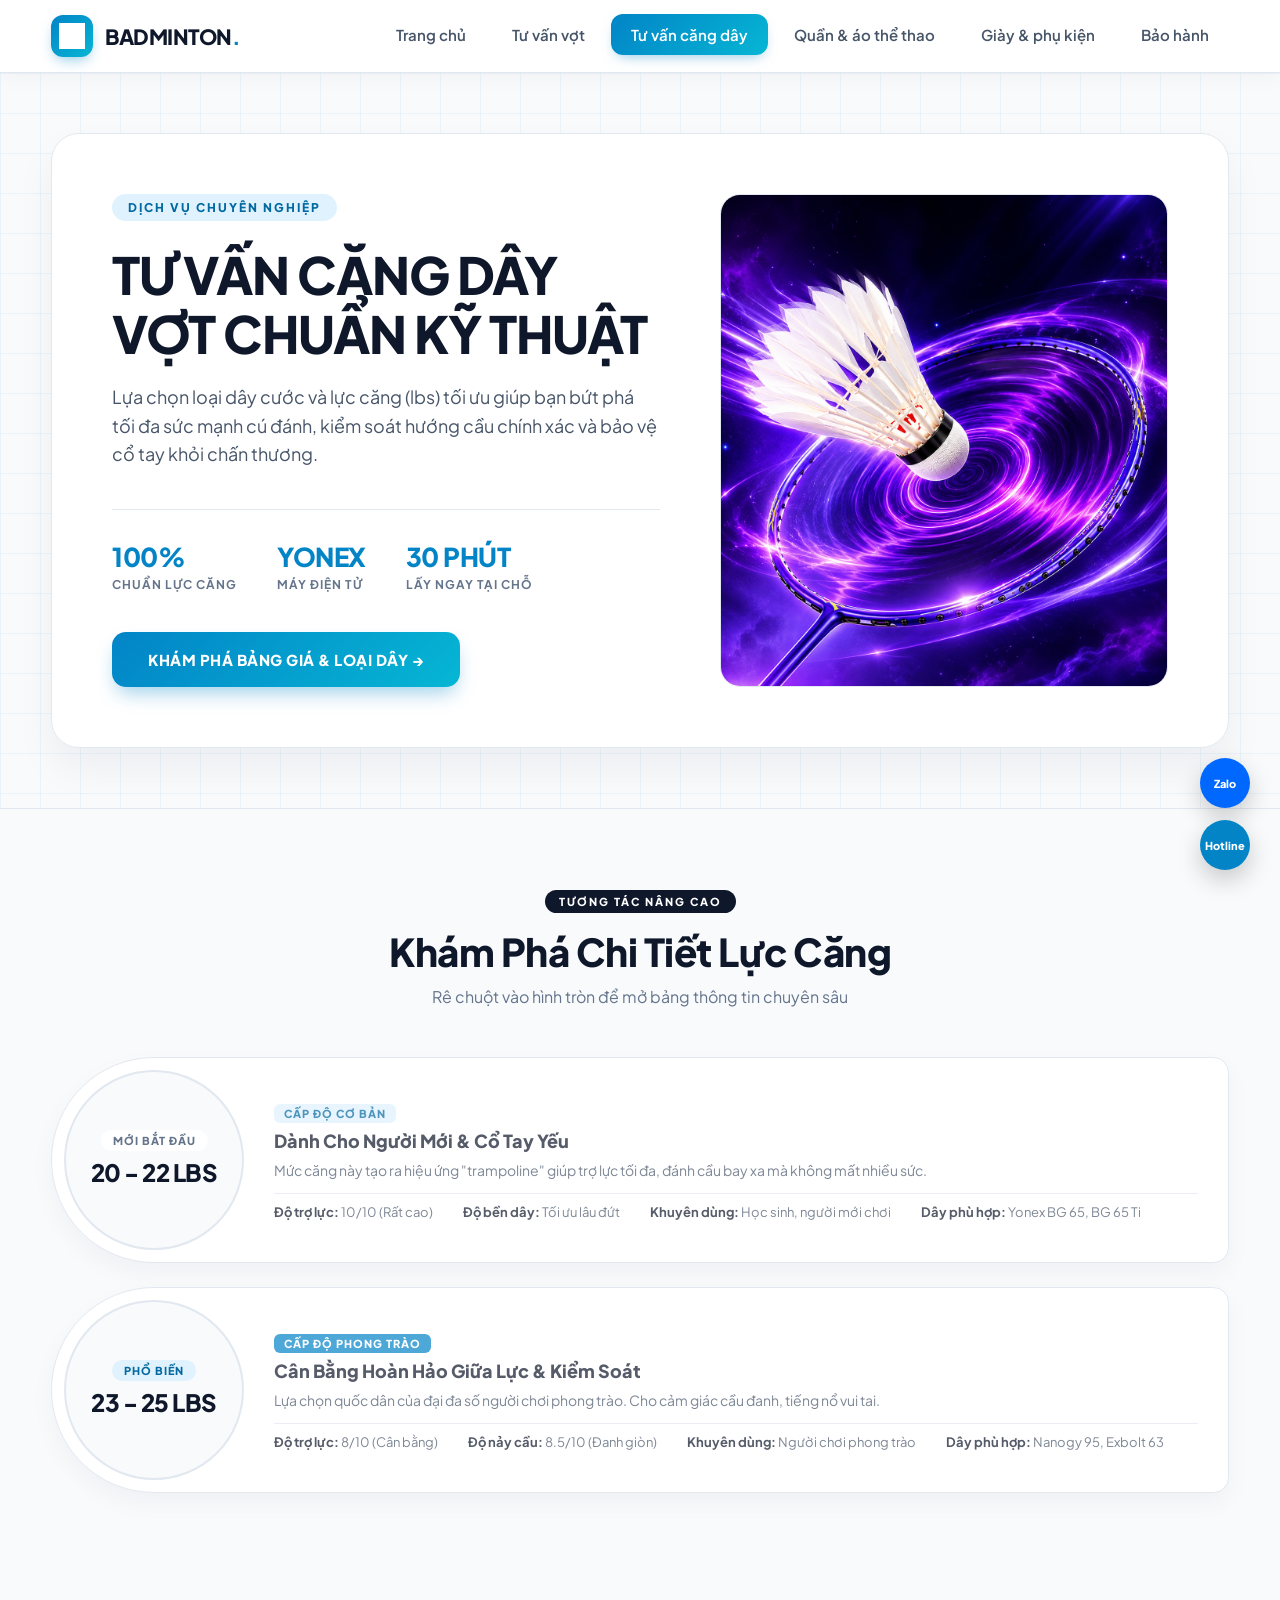
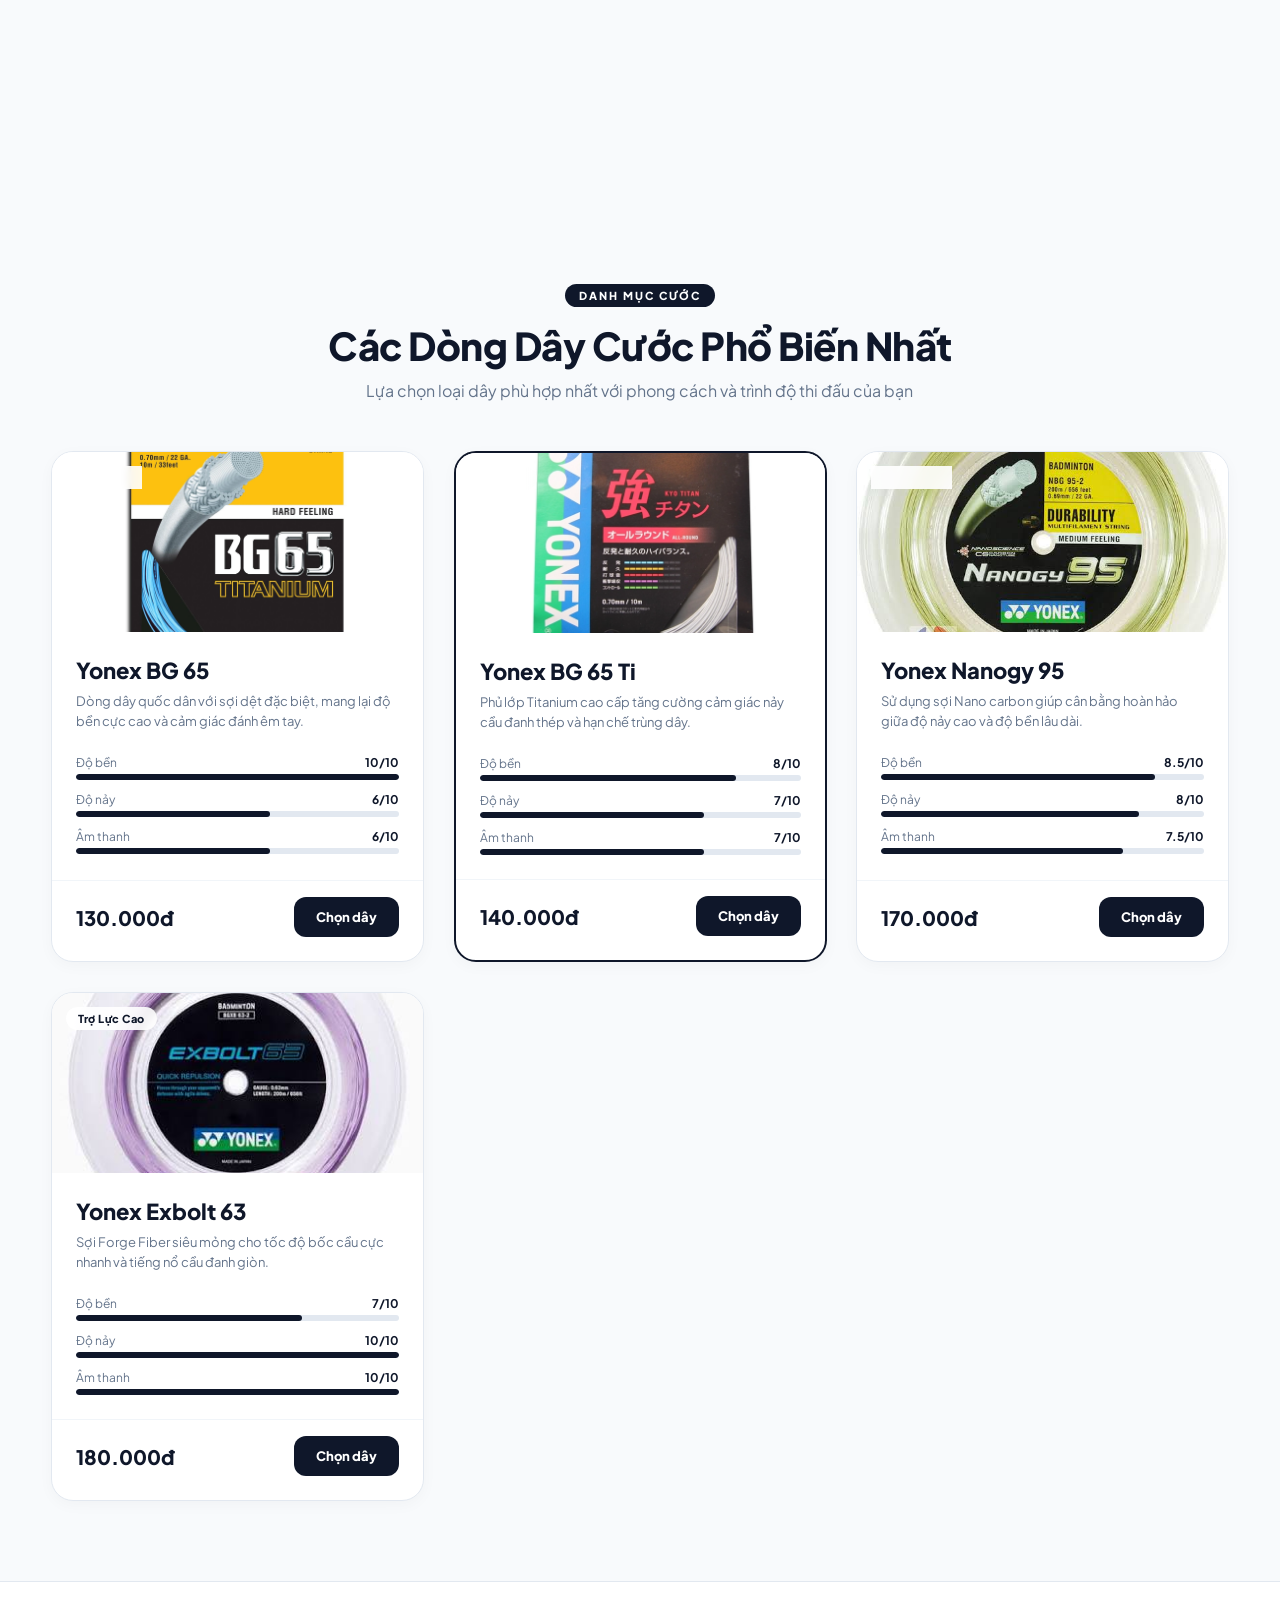
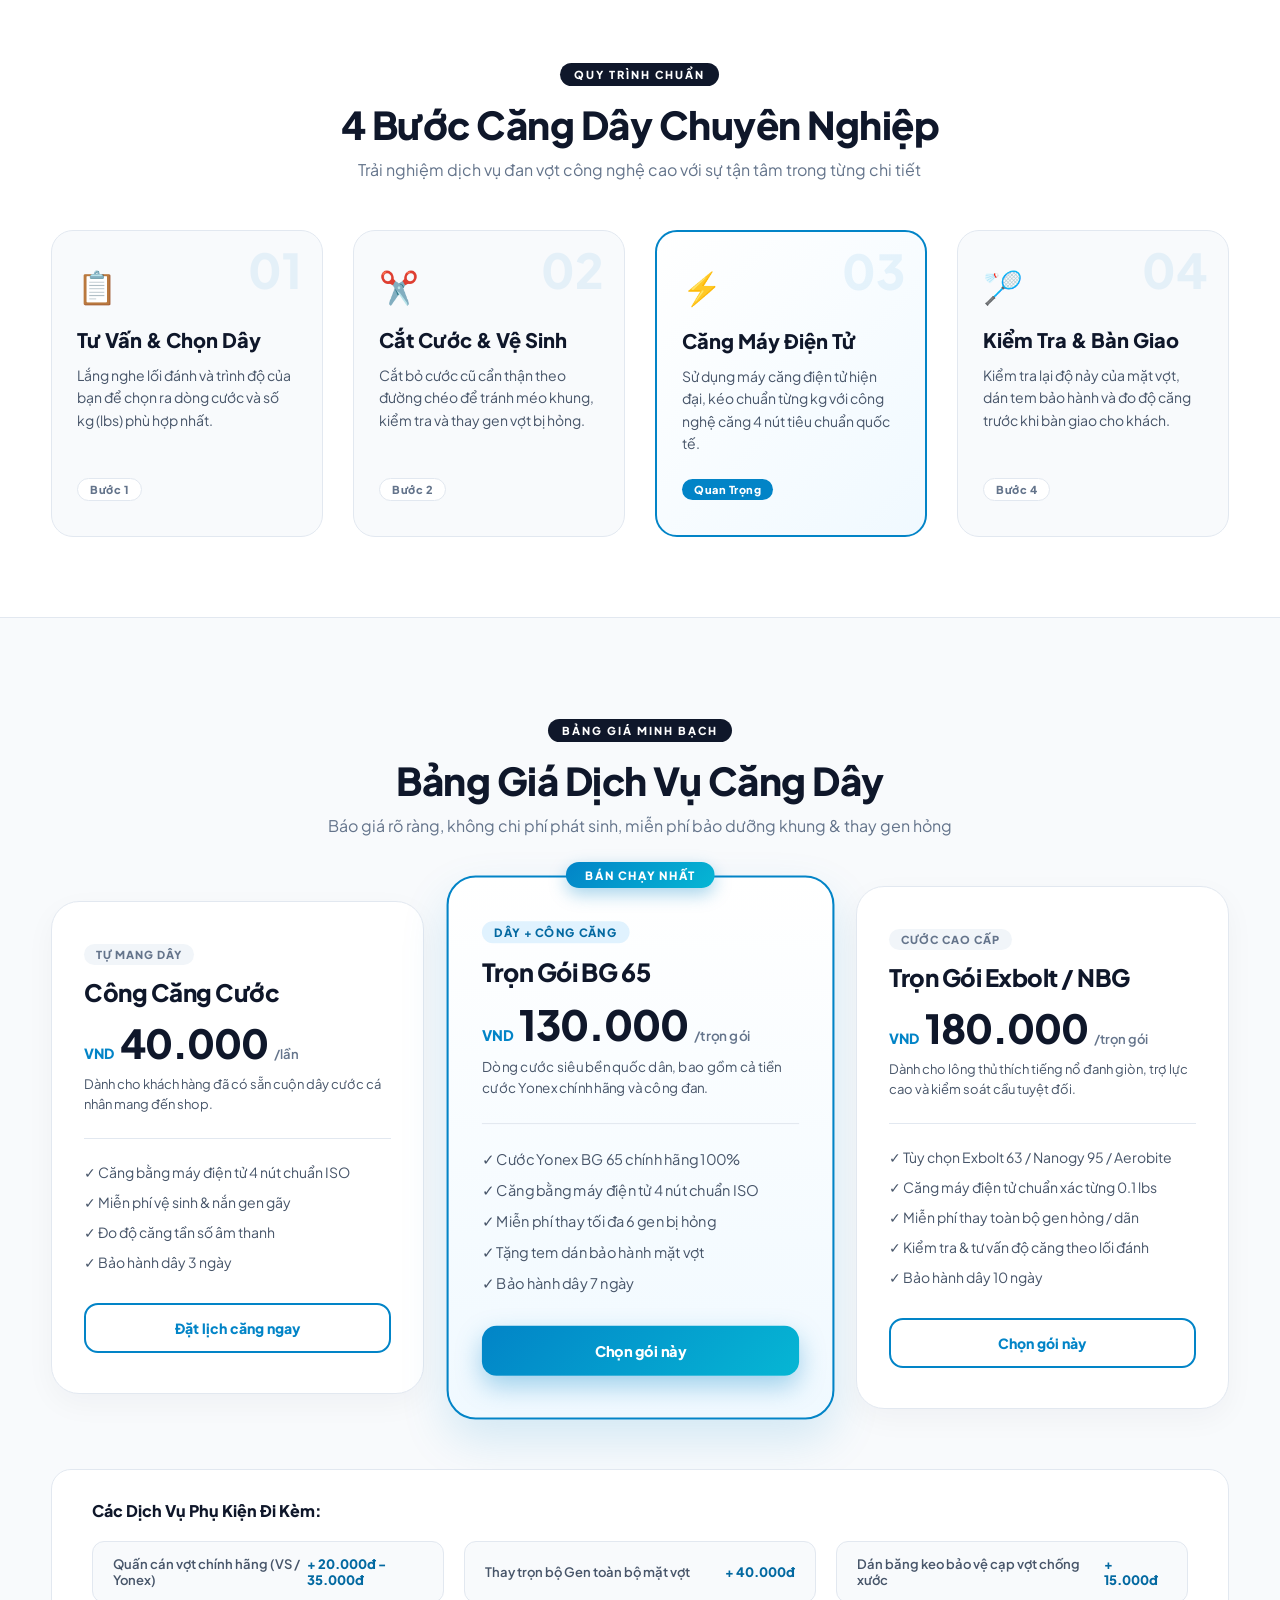
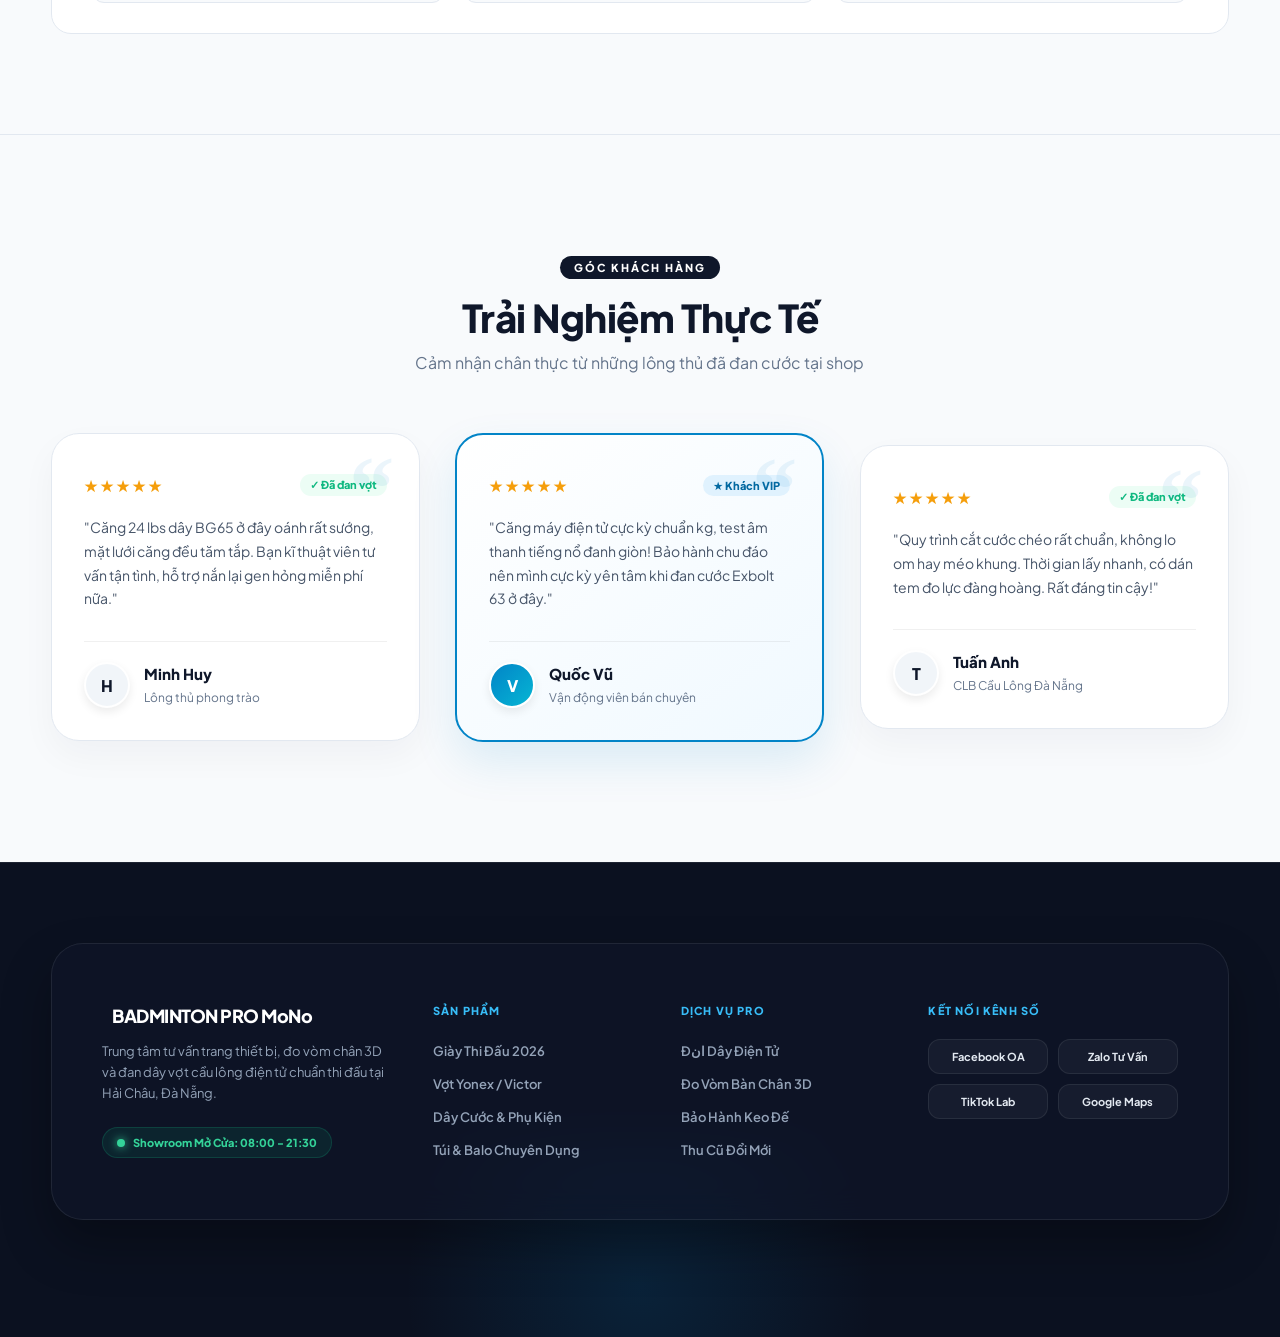
<file: guide.html>
<!doctype html>
<html lang="en">
  <head>
    <meta charset="UTF-8" />
    <meta name="viewport" content="width=device-width, initial-scale=1.0" />
    <link rel="stylesheet" href="guide.css" />
    <link
      rel="stylesheet"
      href="https://cdnjs.cloudflare.com/ajax/libs/animate.css/4.1.1/animate.min.css"
    />
    <title>Document</title>
  </head>
  <body>
    <!-- HEADER -->
    <header class="main-header">
      <div class="header-container">
        <!-- Logo shop -->
        <a href="index.html" class="logo">
          <span class="logo-icon">
            <img src="./img/logo.png" alt="Logo Shop Vợt Cầu Lông" />
          </span>
          <span class="logo-text">
            BADMINTON<span class="logo-accent">.</span>
          </span>
        </a>
        <!-- Nút hamburger  mobile -->
        <button
          class="menu-toggle"
          id="menuToggle"
          aria-label="Mở menu"
          aria-expanded="false"
        >
          <span></span>
          <span></span>
          <span></span>
        </button>

        <!-- Thanh điều hướng -->
        <nav class="navbar" id="navbar">
          <ul>
            <li><a href="index.html">Trang chủ</a></li>
            <li><a href="products.html">Tư vấn vợt</a></li>
            <li><a href="guide.html" class="active">Tư vấn căng dây</a></li>
            <li><a href="services.html">Quần & áo thể thao</a></li>
            <li><a href="shoes.html">Giày & phụ kiện</a></li>

            <li><a href="warranty.html">Bảo hành</a></li>
          </ul>
        </nav>
      </div>
    </header>

    <!-- Main Header/Hero Section -->
    <section class="hero-wrapper">
      <div class="hero-container">
        <!-- Cột trái: Nội dung chính (Hiện từ trái sang mượt mà) -->
        <div class="hero-content animate__animated animate__fadeInLeft">
          <!-- Badge gây chú ý nhẹ -->
          <span
            class="hero-badge animate__animated animate__fadeInDown animate__delay-1s"
          >
            DỊCH VỤ CHUYÊN NGHIỆP
          </span>

          <h1 class="hero-title">TƯ VẤN CĂNG DÂY VỢT CHUẨN KỸ THUẬT</h1>

          <p class="hero-desc">
            Lựa chọn loại dây cước và lực căng (lbs) tối ưu giúp bạn bứt phá tối
            đa sức mạnh cú đánh, kiểm soát hướng cầu chính xác và bảo vệ cổ tay
            khỏi chấn thương.
          </p>

          <!-- Khối chỉ số thống kê (Nẩy nhẹ lên) -->
          <div
            class="hero-stats animate__animated animate__fadeInUp animate__delay-1s"
          >
            <div class="stat-box">
              <span class="stat-number">100%</span>
              <span class="stat-label">CHUẨN LỰC CĂNG</span>
            </div>
            <div class="stat-box">
              <span class="stat-number">YONEX</span>
              <span class="stat-label">MÁY ĐIỆN TỬ</span>
            </div>
            <div class="stat-box">
              <span class="stat-number">30 PHÚT</span>
              <span class="stat-label">LẤY NGAY TẠI CHỖ</span>
            </div>
          </div>

          <!-- Nút hành động (Thu hút nhấp chuột) -->
          <div
            class="hero-actions animate__animated animate__fadeInUp animate__delay-1s"
          >
            <a
              href="#tu-van"
              class="btn-primary animate__animated animate__pulse animate__infinite animate__slow"
            >
              KHÁM PHÁ BẢNG GIÁ &amp; LOẠI DÂY &rarr;
            </a>
          </div>
        </div>

        <!-- Cột phải: Hình ảnh (Hiện từ phải sang và phóng to nhẹ) -->
        <div class="hero-media animate__animated animate__fadeInRight">
          <img src="./img/Unknown.png" alt="Căng dây vợt cầu lông" />
          <div class="media-overlay"></div>
        </div>
      </div>
    </section>

    <!-- Section Tương Tác Trượt & Bung Bảng Chi Tiết -->
    <section
      class="interactive-expand-wrapper animate__animated animate__fadeIn"
    >
      <div class="expand-container">
        <div class="section-header animate__animated animate__fadeInDown">
          <span class="section-badge">TƯƠNG TÁC NÂNG CAO</span>
          <h2>Khám Phá Chi Tiết Lực Căng</h2>
          <p>Rê chuột vào hình tròn để mở bảng thông tin chuyên sâu</p>
        </div>

        <!-- Khung tương tác chính -->
        <div class="expand-stage">
          <!-- Cấp độ 1 -->
          <div
            class="expand-item animate__animated animate__fadeInUp animate__delay-1s"
          >
            <div class="circle-core">
              <span class="item-tag">Mới bắt đầu</span>
              <h3>20 - 22 LBS</h3>
              <p class="circle-hint"></p>
            </div>

            <!-- Bảng chữ nhật dài bung ra bên cạnh -->
            <div class="detail-panel">
              <div class="panel-header">
                <span class="panel-tag">Cấp Độ Cơ Bản</span>
                <h4>Dành Cho Người Mới & Cổ Tay Yếu</h4>
              </div>
              <p class="panel-desc">
                Mức căng này tạo ra hiệu ứng "trampoline" giúp trợ lực tối đa,
                đánh cầu bay xa mà không mất nhiều sức.
              </p>
              <ul class="panel-features">
                <li><span>Độ trợ lực:</span> 10/10 (Rất cao)</li>
                <li><span>Độ bền dây:</span> Tối ưu lâu đứt</li>
                <li><span>Khuyên dùng:</span> Học sinh, người mới chơi</li>
                <li><span>Dây phù hợp:</span> Yonex BG 65, BG 65 Ti</li>
              </ul>
            </div>
          </div>

          <!-- Cấp độ 2 -->
          <div
            class="expand-item animate__animated animate__fadeInUp animate__delay-1s"
          >
            <div class="circle-core">
              <span class="item-tag highlight">Phổ biến</span>
              <h3>23 - 25 LBS</h3>
              <p class="circle-hint"></p>
            </div>

            <div class="detail-panel">
              <div class="panel-header">
                <span class="panel-tag highlight">Cấp Độ Phong Trào</span>
                <h4>Cân Bằng Hoàn Hảo Giữa Lực & Kiểm Soát</h4>
              </div>
              <p class="panel-desc">
                Lựa chọn quốc dân của đại đa số người chơi phong trào. Cho cảm
                giác cầu đanh, tiếng nổ vui tai.
              </p>
              <ul class="panel-features">
                <li><span>Độ trợ lực:</span> 8/10 (Cân bằng)</li>
                <li><span>Độ nảy cầu:</span> 8.5/10 (Đanh giòn)</li>
                <li><span>Khuyên dùng:</span> Người chơi phong trào</li>
                <li><span>Dây phù hợp:</span> Nanogy 95, Exbolt 63</li>
              </ul>
            </div>
          </div>

          <!-- Cấp độ 3 -->
          <div
            class="expand-item animate__animated animate__fadeInUp animate__delay-1s"
          >
            <div class="circle-core">
              <span class="item-tag">Nâng cao</span>
              <h3>26 - 30+ LBS</h3>
              <p class="circle-hint"></p>
            </div>

            <div class="detail-panel">
              <div class="panel-header">
                <span class="panel-tag">Cấp Độ Chuyên Nghiệp</span>
                <h4>Độ Chính Xác Tuyệt Đối & Lực Tay Khủng</h4>
              </div>
              <p class="panel-desc">
                Dành riêng cho các vận động viên và người chơi có cổ tay cực
                khỏe. Đập cầu cắm sân rất nguy hiểm.
              </p>
              <ul class="panel-features">
                <li><span>Độ trợ lực:</span> Thấp (Cần lực tay)</li>
                <li><span>Độ chính xác:</span> 10/10 (Tuyệt đối)</li>
                <li><span>Khuyên dùng:</span> Vận động viên, bán chuyên</li>
                <li><span>Dây phù hợp:</span> Exbolt 63, Aerobite</li>
              </ul>
            </div>
          </div>
        </div>
      </div>
    </section>

    <!-- strings-wrapper -->
    <section class="strings-wrapper">
      <div class="strings-container">
        <!-- Tiêu đề phần -->
        <div class="section-header animate-on-scroll">
          <span class="section-badge">DANH MỤC CƯỚC</span>
          <h2>Các Dòng Dây Cước Phổ Biến Nhất</h2>
          <p>
            Lựa chọn loại dây phù hợp nhất với phong cách và trình độ thi đấu
            của bạn
          </p>
        </div>

        <div class="strings-grid">
          <!-- Thẻ 1 -->
          <div class="string-card animate-on-scroll">
            <div class="card-img-box">
              <img src="./img/căn1.webp" alt="Yonex BG 65" />
              <span class="string-tag">Siêu Bền</span>
            </div>
            <div class="card-body">
              <h3>Yonex BG 65</h3>
              <p class="string-desc">
                Dòng dây quốc dân với sợi dệt đặc biệt, mang lại độ bền cực cao
                và cảm giác đánh êm tay.
              </p>
              <div class="string-specs">
                <div class="spec-row">
                  <div class="spec-label">
                    <span>Độ bền</span><strong>10/10</strong>
                  </div>
                  <div class="progress-bar">
                    <div class="progress-fill" style="width: 100%"></div>
                  </div>
                </div>
                <div class="spec-row">
                  <div class="spec-label">
                    <span>Độ nảy</span><strong>6/10</strong>
                  </div>
                  <div class="progress-bar">
                    <div class="progress-fill" style="width: 60%"></div>
                  </div>
                </div>
                <div class="spec-row">
                  <div class="spec-label">
                    <span>Âm thanh</span><strong>6/10</strong>
                  </div>
                  <div class="progress-bar">
                    <div class="progress-fill" style="width: 60%"></div>
                  </div>
                </div>
              </div>
            </div>
            <div class="card-footer">
              <span class="price">130.000đ</span>
              <a href="#" class="btn-select">Chọn dây</a>
            </div>
          </div>

          <!-- Thẻ 2 -->
          <div class="string-card featured animate-on-scroll">
            <div class="card-img-box">
              <img src="./img/căn2.webp" alt="Yonex BG 65 Ti" />
              <span class="string-tag highlight">Nổi Bật</span>
            </div>
            <div class="card-body">
              <h3>Yonex BG 65 Ti</h3>
              <p class="string-desc">
                Phủ lớp Titanium cao cấp tăng cường cảm giác nảy cầu đanh thép
                và hạn chế trùng dây.
              </p>
              <div class="string-specs">
                <div class="spec-row">
                  <div class="spec-label">
                    <span>Độ bền</span><strong>8/10</strong>
                  </div>
                  <div class="progress-bar">
                    <div class="progress-fill" style="width: 80%"></div>
                  </div>
                </div>
                <div class="spec-row">
                  <div class="spec-label">
                    <span>Độ nảy</span><strong>7/10</strong>
                  </div>
                  <div class="progress-bar">
                    <div class="progress-fill" style="width: 70%"></div>
                  </div>
                </div>
                <div class="spec-row">
                  <div class="spec-label">
                    <span>Âm thanh</span><strong>7/10</strong>
                  </div>
                  <div class="progress-bar">
                    <div class="progress-fill" style="width: 70%"></div>
                  </div>
                </div>
              </div>
            </div>
            <div class="card-footer">
              <span class="price">140.000đ</span>
              <a href="#" class="btn-select">Chọn dây</a>
            </div>
          </div>

          <!-- Thẻ 3 -->
          <div class="string-card animate-on-scroll">
            <div class="card-img-box">
              <img src="./img/căn3.jpeg" alt="Yonex NBG 95" />
              <span class="string-tag">Toàn Diện</span>
            </div>
            <div class="card-body">
              <h3>Yonex Nanogy 95</h3>
              <p class="string-desc">
                Sử dụng sợi Nano carbon giúp cân bằng hoàn hảo giữa độ nảy cao
                và độ bền lâu dài.
              </p>
              <div class="string-specs">
                <div class="spec-row">
                  <div class="spec-label">
                    <span>Độ bền</span><strong>8.5/10</strong>
                  </div>
                  <div class="progress-bar">
                    <div class="progress-fill" style="width: 85%"></div>
                  </div>
                </div>
                <div class="spec-row">
                  <div class="spec-label">
                    <span>Độ nảy</span><strong>8/10</strong>
                  </div>
                  <div class="progress-bar">
                    <div class="progress-fill" style="width: 80%"></div>
                  </div>
                </div>
                <div class="spec-row">
                  <div class="spec-label">
                    <span>Âm thanh</span><strong>7.5/10</strong>
                  </div>
                  <div class="progress-bar">
                    <div class="progress-fill" style="width: 75%"></div>
                  </div>
                </div>
              </div>
            </div>
            <div class="card-footer">
              <span class="price">170.000đ</span>
              <a href="#" class="btn-select">Chọn dây</a>
            </div>
          </div>

          <!-- Thẻ 4 -->
          <div class="string-card animate-on-scroll">
            <div class="card-img-box">
              <img src="./img/căn4.jpeg" alt="Yonex Exbolt 63" />
              <span class="string-tag">Trợ Lực Cao</span>
            </div>
            <div class="card-body">
              <h3>Yonex Exbolt 63</h3>
              <p class="string-desc">
                Sợi Forge Fiber siêu mỏng cho tốc độ bốc cầu cực nhanh và tiếng
                nổ cầu đanh giòn.
              </p>
              <div class="string-specs">
                <div class="spec-row">
                  <div class="spec-label">
                    <span>Độ bền</span><strong>7/10</strong>
                  </div>
                  <div class="progress-bar">
                    <div class="progress-fill" style="width: 70%"></div>
                  </div>
                </div>
                <div class="spec-row">
                  <div class="spec-label">
                    <span>Độ nảy</span><strong>10/10</strong>
                  </div>
                  <div class="progress-bar">
                    <div class="progress-fill" style="width: 100%"></div>
                  </div>
                </div>
                <div class="spec-row">
                  <div class="spec-label">
                    <span>Âm thanh</span><strong>10/10</strong>
                  </div>
                  <div class="progress-bar">
                    <div class="progress-fill" style="width: 100%"></div>
                  </div>
                </div>
              </div>
            </div>
            <div class="card-footer">
              <span class="price">180.000đ</span>
              <a href="#" class="btn-select">Chọn dây</a>
            </div>
          </div>
        </div>
      </div>
    </section>

    <!-- Section Quy trình dịch vụ -->
    <section class="workflow-wrapper">
      <div class="workflow-container">
        <!-- Tiêu đề -->
        <div class="section-header animate-on-scroll">
          <span class="section-badge">QUY TRÌNH CHUẨN</span>
          <h2>4 Bước Căng Dây Chuyên Nghiệp</h2>
          <p>
            Trải nghiệm dịch vụ đan vợt công nghệ cao với sự tận tâm trong từng
            chi tiết
          </p>
        </div>

        <div class="workflow-grid">
          <!-- Bước 1 -->
          <div
            class="workflow-card animate-on-scroll"
            style="animation-delay: 0.1s"
          >
            <div class="step-number">01</div>
            <div class="step-icon">📋</div>
            <h3>Tư Vấn & Chọn Dây</h3>
            <p>
              Lắng nghe lối đánh và trình độ của bạn để chọn ra dòng cước và số
              kg (lbs) phù hợp nhất.
            </p>
            <span class="step-tag">Bước 1</span>
          </div>

          <!-- Bước 2 (Trễ 0.2s) -->
          <div
            class="workflow-card animate-on-scroll"
            style="animation-delay: 0.2s"
          >
            <div class="step-number">02</div>
            <div class="step-icon">✂️</div>
            <h3>Cắt Cước & Vệ Sinh</h3>
            <p>
              Cắt bỏ cước cũ cẩn thận theo đường chéo để tránh méo khung, kiểm
              tra và thay gen vợt bị hỏng.
            </p>
            <span class="step-tag">Bước 2</span>
          </div>

          <!-- Bước 3 - Quan Trọng (Trễ 0.3s, nổi bật hơn) -->
          <div
            class="workflow-card featured animate-on-scroll"
            style="animation-delay: 0.3s"
          >
            <div class="step-number">03</div>
            <div class="step-icon">⚡</div>
            <h3>Căng Máy Điện Tử</h3>
            <p>
              Sử dụng máy căng điện tử hiện đại, kéo chuẩn từng kg với công nghệ
              căng 4 nút tiêu chuẩn quốc tế.
            </p>
            <span class="step-tag highlight">Quan Trọng</span>
          </div>

          <!-- Bước 4 (Trễ 0.4s) -->
          <div
            class="workflow-card animate-on-scroll"
            style="animation-delay: 0.4s"
          >
            <div class="step-number">04</div>
            <div class="step-icon">🏸</div>
            <h3>Kiểm Tra & Bàn Giao</h3>
            <p>
              Kiểm tra lại độ nảy của mặt vợt, dán tem bảo hành và đo độ căng
              trước khi bàn giao cho khách.
            </p>
            <span class="step-tag">Bước 4</span>
          </div>
        </div>
      </div>
    </section>

    <!-- Section Bảng giá dịch vụ -->
    <section class="pricing-wrapper">
      <div class="pricing-container">
        <!-- Tiêu đề -->
        <div class="section-header animate-on-scroll">
          <span class="section-badge">BẢNG GIÁ MINH BẠCH</span>
          <h2>Bảng Giá Dịch Vụ Căng Dây</h2>
          <p>
            Báo giá rõ ràng, không chi phí phát sinh, miễn phí bảo dưỡng khung &
            thay gen hỏng
          </p>
        </div>

        <!-- Khối Bảng Giá Chính -->
        <div class="pricing-grid">
          <!-- Gói 1 -->
          <div
            class="price-card animate-on-scroll"
            style="animation-delay: 0.1s"
          >
            <div class="card-top">
              <span class="price-tag">Tự mang dây</span>
              <h3>Công Căng Cước</h3>
              <div class="price-amount">
                <span class="currency">VND</span>
                <span class="number">40.000</span>
                <span class="unit">/lần</span>
              </div>
              <p class="price-desc">
                Dành cho khách hàng đã có sẵn cuộn dây cước cá nhân mang đến
                shop.
              </p>
            </div>
            <div class="card-features">
              <ul>
                <li>✓ Căng bằng máy điện tử 4 nút chuẩn ISO</li>
                <li>✓ Miễn phí vệ sinh & nắn gen gãy</li>
                <li>✓ Đo độ căng tần số âm thanh</li>
                <li>✓ Bảo hành dây 3 ngày</li>
              </ul>
            </div>
            <div class="card-action">
              <a href="#" class="btn-price-outline">Đặt lịch căng ngay</a>
            </div>
          </div>

          <!-- Gói 2 - Nổi bật (Trễ 0.2s) -->
          <div
            class="price-card featured animate-on-scroll"
            style="animation-delay: 0.2s"
          >
            <div class="featured-badge">BÁN CHẠY NHẤT</div>
            <div class="card-top">
              <span class="price-tag highlight">Dây + Công căng</span>
              <h3>Trọn Gói BG 65</h3>
              <div class="price-amount">
                <span class="currency">VND</span>
                <span class="number">130.000</span>
                <span class="unit">/trọn gói</span>
              </div>
              <p class="price-desc">
                Dòng cước siêu bền quốc dân, bao gồm cả tiền cước Yonex chính
                hãng và công đan.
              </p>
            </div>
            <div class="card-features">
              <ul>
                <li>✓ Cước Yonex BG 65 chính hãng 100%</li>
                <li>✓ Căng bằng máy điện tử 4 nút chuẩn ISO</li>
                <li>✓ Miễn phí thay tối đa 6 gen bị hỏng</li>
                <li>✓ Tặng tem dán bảo hành mặt vợt</li>
                <li>✓ Bảo hành dây 7 ngày</li>
              </ul>
            </div>
            <div class="card-action">
              <a href="#" class="btn-price-solid">Chọn gói này</a>
            </div>
          </div>

          <!-- Gói 3 (Trễ 0.3s) -->
          <div
            class="price-card animate-on-scroll"
            style="animation-delay: 0.3s"
          >
            <div class="card-top">
              <span class="price-tag">Cước Cao Cấp</span>
              <h3>Trọn Gói Exbolt / NBG</h3>
              <div class="price-amount">
                <span class="currency">VND</span>
                <span class="number">180.000</span>
                <span class="unit">/trọn gói</span>
              </div>
              <p class="price-desc">
                Dành cho lông thủ thích tiếng nổ đanh giòn, trợ lực cao và kiểm
                soát cầu tuyệt đối.
              </p>
            </div>
            <div class="card-features">
              <ul>
                <li>✓ Tùy chọn Exbolt 63 / Nanogy 95 / Aerobite</li>
                <li>✓ Căng máy điện tử chuẩn xác từng 0.1 lbs</li>
                <li>✓ Miễn phí thay toàn bộ gen hỏng / dãn</li>
                <li>✓ Kiểm tra & tư vấn độ căng theo lối đánh</li>
                <li>✓ Bảo hành dây 10 ngày</li>
              </ul>
            </div>
            <div class="card-action">
              <a href="#" class="btn-price-outline">Chọn gói này</a>
            </div>
          </div>
        </div>

        <!-- Khối dịch vụ cộng thêm (Add-ons) (Trễ 0.4s) -->
        <div class="addons-box animate-on-scroll" style="animation-delay: 0.4s">
          <h4>Các Dịch Vụ Phụ Kiện Đi Kèm:</h4>
          <div class="addons-list">
            <div class="addon-item">
              <span class="addon-name"
                >Quấn cán vợt chính hãng (VS / Yonex)</span
              >
              <span class="addon-price">+ 20.000đ - 35.000đ</span>
            </div>
            <div class="addon-item">
              <span class="addon-name">Thay trọn bộ Gen toàn bộ mặt vợt</span>
              <span class="addon-price">+ 40.000đ</span>
            </div>
            <div class="addon-item">
              <span class="addon-name"
                >Dán băng keo bảo vệ cạp vợt chống xước</span
              >
              <span class="addon-price">+ 15.000đ</span>
            </div>
          </div>
        </div>
      </div>
    </section>

    <!-- Section Đánh Giá Độc Đáo Nâng Cấp -->
    <section class="reviews-wrapper">
      <div class="reviews-container">
        <!-- Tiêu đề -->
        <div class="section-header animate-on-scroll">
          <span class="section-badge">GÓC KHÁCH HÀNG</span>
          <h2>Trải Nghiệm Thực Tế</h2>
          <p>Cảm nhận chân thực từ những lông thủ đã đan cước tại shop</p>
        </div>

        <div class="reviews-staggered">
          <!-- Thẻ 1 -->
          <div
            class="review-card card-top-align animate-on-scroll"
            style="animation-delay: 0.1s"
          >
            <div class="quote-mark">“</div>
            <div class="review-header">
              <div class="review-stars">★★★★★</div>
              <span class="verified-tag">✓ Đã đan vợt</span>
            </div>
            <p class="review-text">
              "Căng 24 lbs dây BG65 ở đây oánh rất sướng, mặt lưới căng đều tăm
              tắp. Bạn kĩ thuật viên tư vấn tận tình, hỗ trợ nắn lại gen hỏng
              miễn phí nữa."
            </p>
            <div class="reviewer-info">
              <div class="avatar">H</div>
              <div class="reviewer-detail">
                <h4>Minh Huy</h4>
                <span>Lông thủ phong trào</span>
              </div>
            </div>
          </div>

          <!-- Thẻ 2 - Nổi bật chính giữa (Trễ 0.2s) -->
          <div
            class="review-card card-featured animate-on-scroll"
            style="animation-delay: 0.2s"
          >
            <div class="quote-mark">“</div>
            <div class="review-header">
              <div class="review-stars">★★★★★</div>
              <span class="verified-tag primary">★ Khách VIP</span>
            </div>
            <p class="review-text">
              "Căng máy điện tử cực kỳ chuẩn kg, test âm thanh tiếng nổ đanh
              giòn! Bảo hành chu đáo nên mình cực kỳ yên tâm khi đan cước Exbolt
              63 ở đây."
            </p>
            <div class="reviewer-info">
              <div class="avatar primary">V</div>
              <div class="reviewer-detail">
                <h4>Quốc Vũ</h4>
                <span>Vận động viên bán chuyên</span>
              </div>
            </div>
          </div>

          <!-- Thẻ 3 (Trễ 0.3s) -->
          <div
            class="review-card card-top-align animate-on-scroll"
            style="animation-delay: 0.3s"
          >
            <div class="quote-mark">“</div>
            <div class="review-header">
              <div class="review-stars">★★★★★</div>
              <span class="verified-tag">✓ Đã đan vợt</span>
            </div>
            <p class="review-text">
              "Quy trình cắt cước chéo rất chuẩn, không lo om hay méo khung.
              Thời gian lấy nhanh, có dán tem đo lực đàng hoàng. Rất đáng tin
              cậy!"
            </p>
            <div class="reviewer-info">
              <div class="avatar">T</div>
              <div class="reviewer-detail">
                <h4>Tuấn Anh</h4>
                <span>CLB Cầu Lông Đà Nẵng</span>
              </div>
            </div>
          </div>
        </div>
      </div>
    </section>

    <!-- ================= FLOATING CONTACT WIDGET ================= -->
    <div
      class="floating-contact-widget animate-on-scroll"
      style="animation-delay: 0.5s"
    >
      <!-- Nút Zalo (Hiệu ứng nhịp đập pulse dùng CSS riêng hoặc giữ nguyên tùy ý) -->
      <a
        href="https://zalo.me/0905xxxxxx"
        target="_blank"
        class="widget-btn zalo-btn pulse-anim"
        title="Chat qua Zalo"
      >
        <span class="widget-icon-text">Zalo</span>
        <span class="widget-tooltip">Tư vấn nhanh qua Zalo</span>
      </a>

      <!-- Nút Gọi Hotline -->
      <a href="tel:0905xxxxxx" class="widget-btn phone-btn" title="Gọi ngay">
        <span class="widget-icon-text">Hotline</span>
        <span class="widget-tooltip">Gọi trực tiếp shop</span>
      </a>
    </div>

    <!-- ================= SITE FOOTER SECTION ================= -->
    <footer class="site-footer-wrapper">
      <div class="site-footer-container">
        <!-- Khung chính -->
        <div
          class="footer-glass-box animate-on-scroll"
          style="animation-delay: 0.1s"
        >
          <!-- Cột trái: Thông tin thương hiệu & Trạng thái -->
          <div class="footer-brand-col">
            <a href="#" class="footer-logo">
              <div class="logo-accent"></div>
              <span>BADMINTON PRO MoNo</span>
            </a>
            <p class="brand-desc">
              Trung tâm tư vấn trang thiết bị, đo vòm chân 3D và đan dây vợt cầu
              lông điện tử chuẩn thi đấu tại Hải Châu, Đà Nẵng.
            </p>

            <div class="showroom-status-pill">
              <span class="status-dot"></span>
              <span>Showroom Mở Cửa: 08:00 - 21:30</span>
            </div>
          </div>

          <!-- Cột 1: Sản phẩm -->
          <div class="footer-links-col">
            <span class="footer-col-title">SẢN PHẨM</span>
            <ul>
              <li><a href="#">Giày Thi Đấu 2026</a></li>
              <li><a href="#">Vợt Yonex / Victor</a></li>
              <li><a href="#">Dây Cước & Phụ Kiện</a></li>
              <li><a href="#">Túi & Balo Chuyên Dụng</a></li>
            </ul>
          </div>

          <!-- Cột 2: Dịch vụ -->
          <div class="footer-links-col">
            <span class="footer-col-title">DỊCH VỤ PRO </span>
            <ul>
              <li><a href="#">Đان Dây Điện Tử</a></li>
              <li><a href="#">Đo Vòm Bàn Chân 3D</a></li>
              <li><a href="#">Bảo Hành Keo Đế</a></li>
              <li><a href="#">Thu Cũ Đổi Mới</a></li>
            </ul>
          </div>

          <!-- Cột 3: Kết nối mạng xã hội -->
          <div class="footer-social-col">
            <span class="footer-col-title">KẾT NỐI KÊNH SỐ</span>
            <div class="social-grid">
              <a href="#" class="social-btn">Facebook OA</a>
              <a href="#" class="social-btn">Zalo Tư Vấn</a>
              <a href="#" class="social-btn">TikTok Lab</a>
              <a href="#" class="social-btn">Google Maps</a>
            </div>
          </div>
        </div>

        <!-- Thanh bản quyền dưới cùng (Trễ hơn một chút 0.3s) -->
        <div
          class="footer-bottom-bar animate-on-scroll"
          style="animation-delay: 0.3s"
        >
          <p>© 2026 Badminton Pro MoNo Da Nang.</p>
          <div class="payment-badges">
            <span>QR Pay</span>
            <span>Ví MoMo</span>
            <span>COD Đà Nẵng</span>
          </div>
        </div>
      </div>
    </footer>
    <!-- Thư viện WOW.js -->
    <script src="https://cdnjs.cloudflare.com/ajax/libs/wow/1.1.2/wow.min.js"></script>
    <script>
      // Kích hoạt hiệu ứng chạy khi cuộn tới
      new WOW().init();
    </script>
    <script src="script.js"></script>
  </body>
</html>
</file>
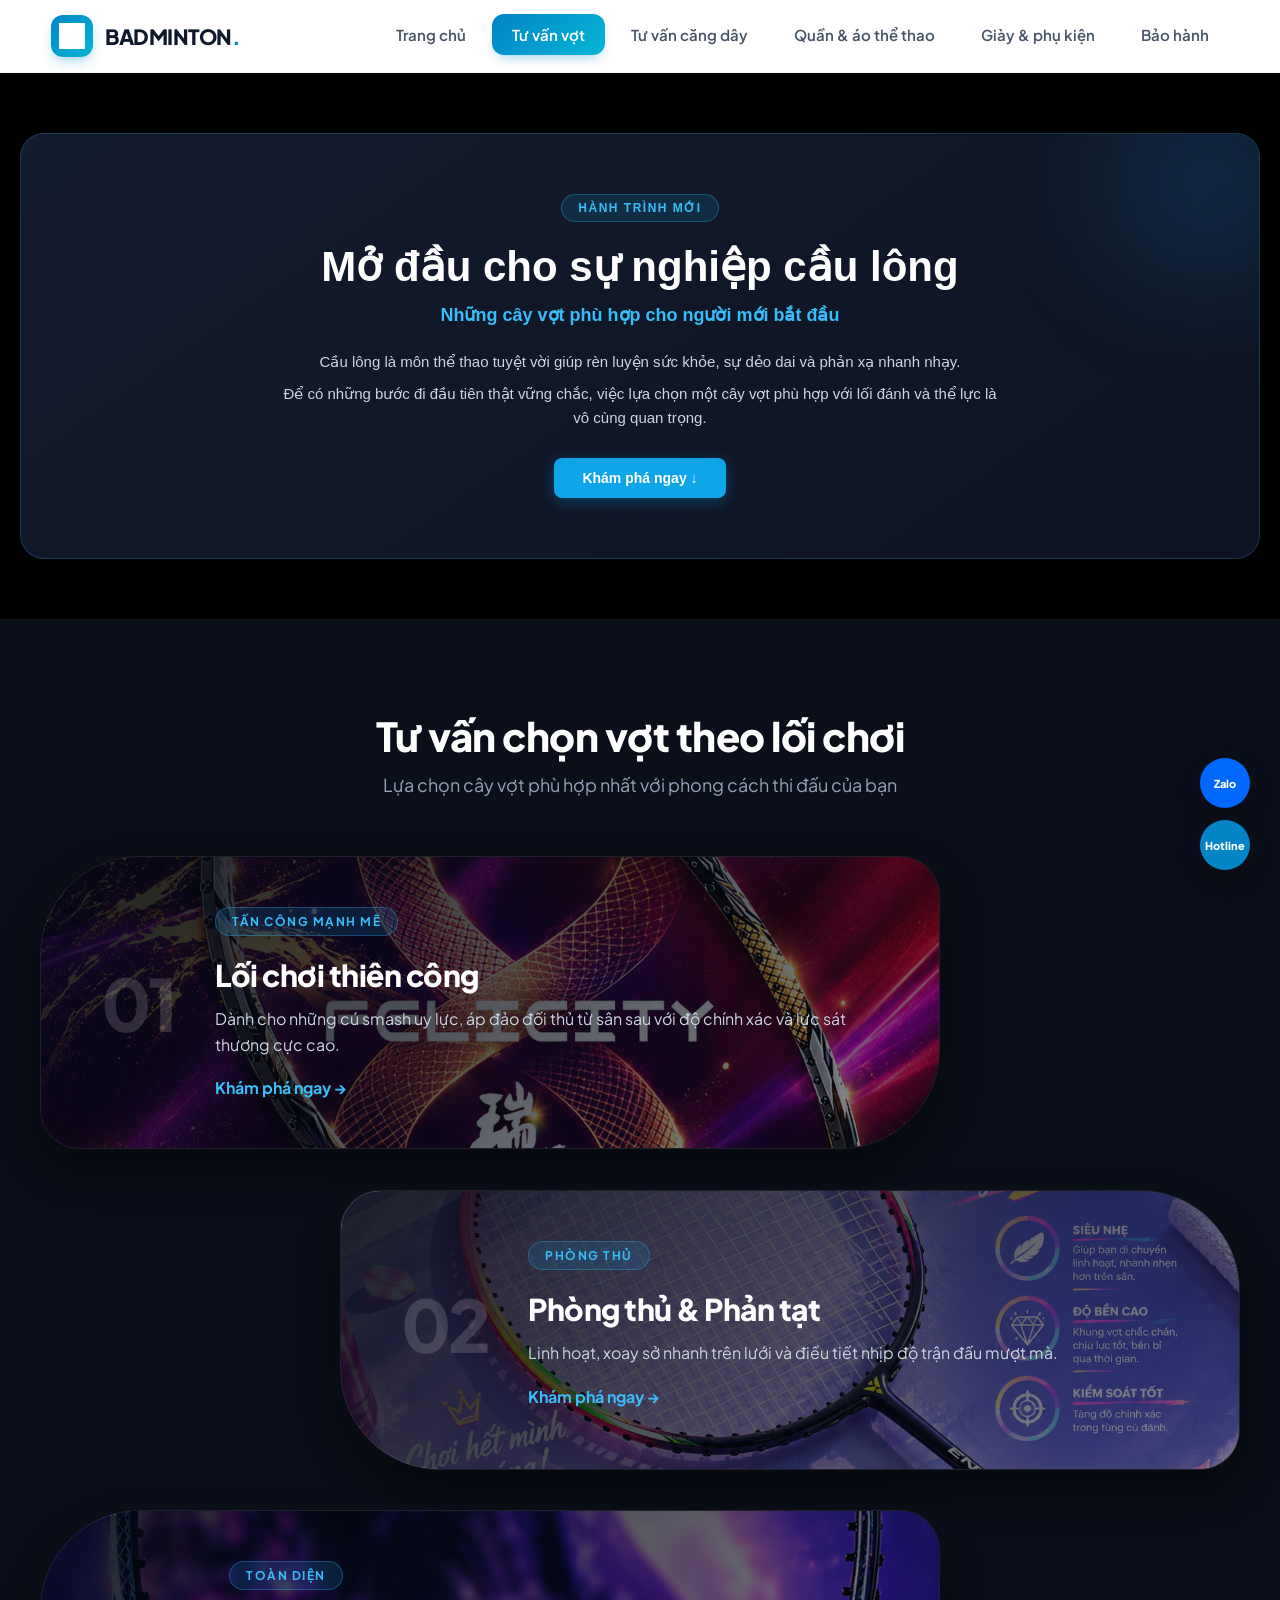
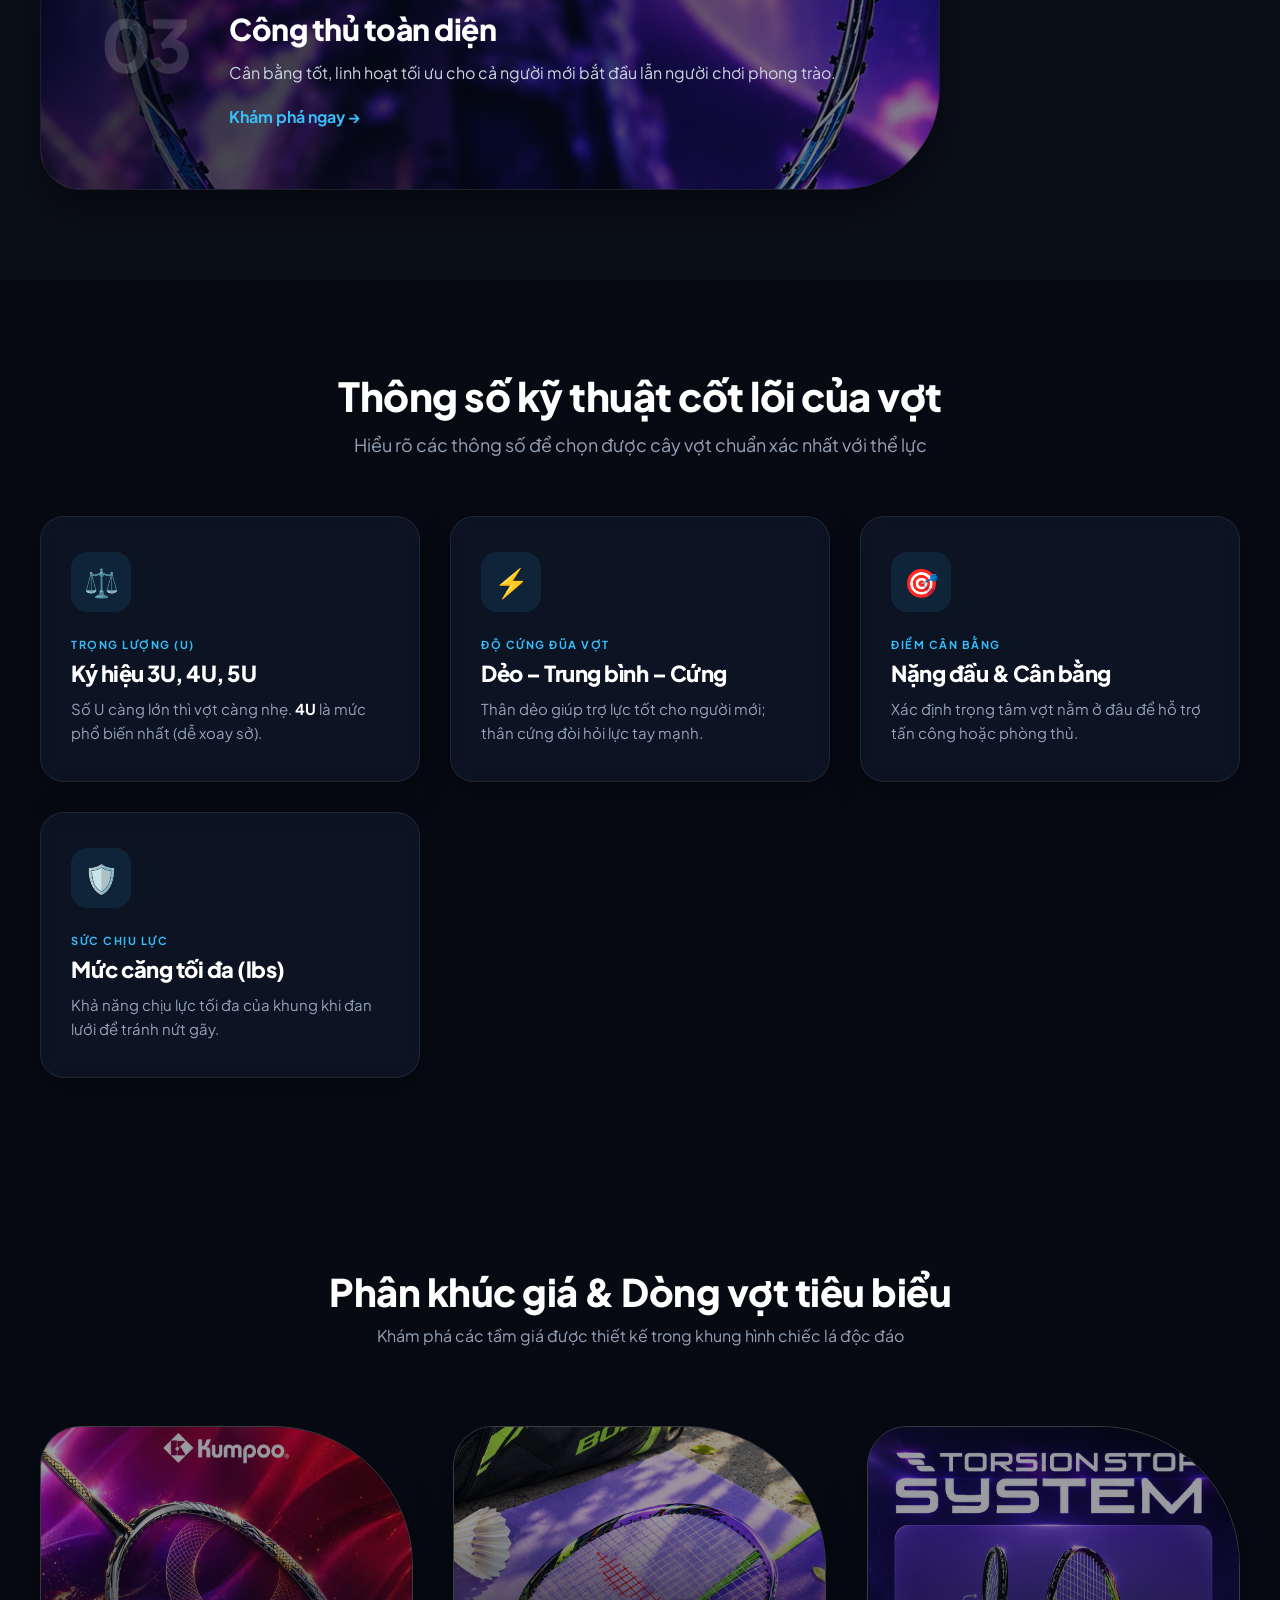
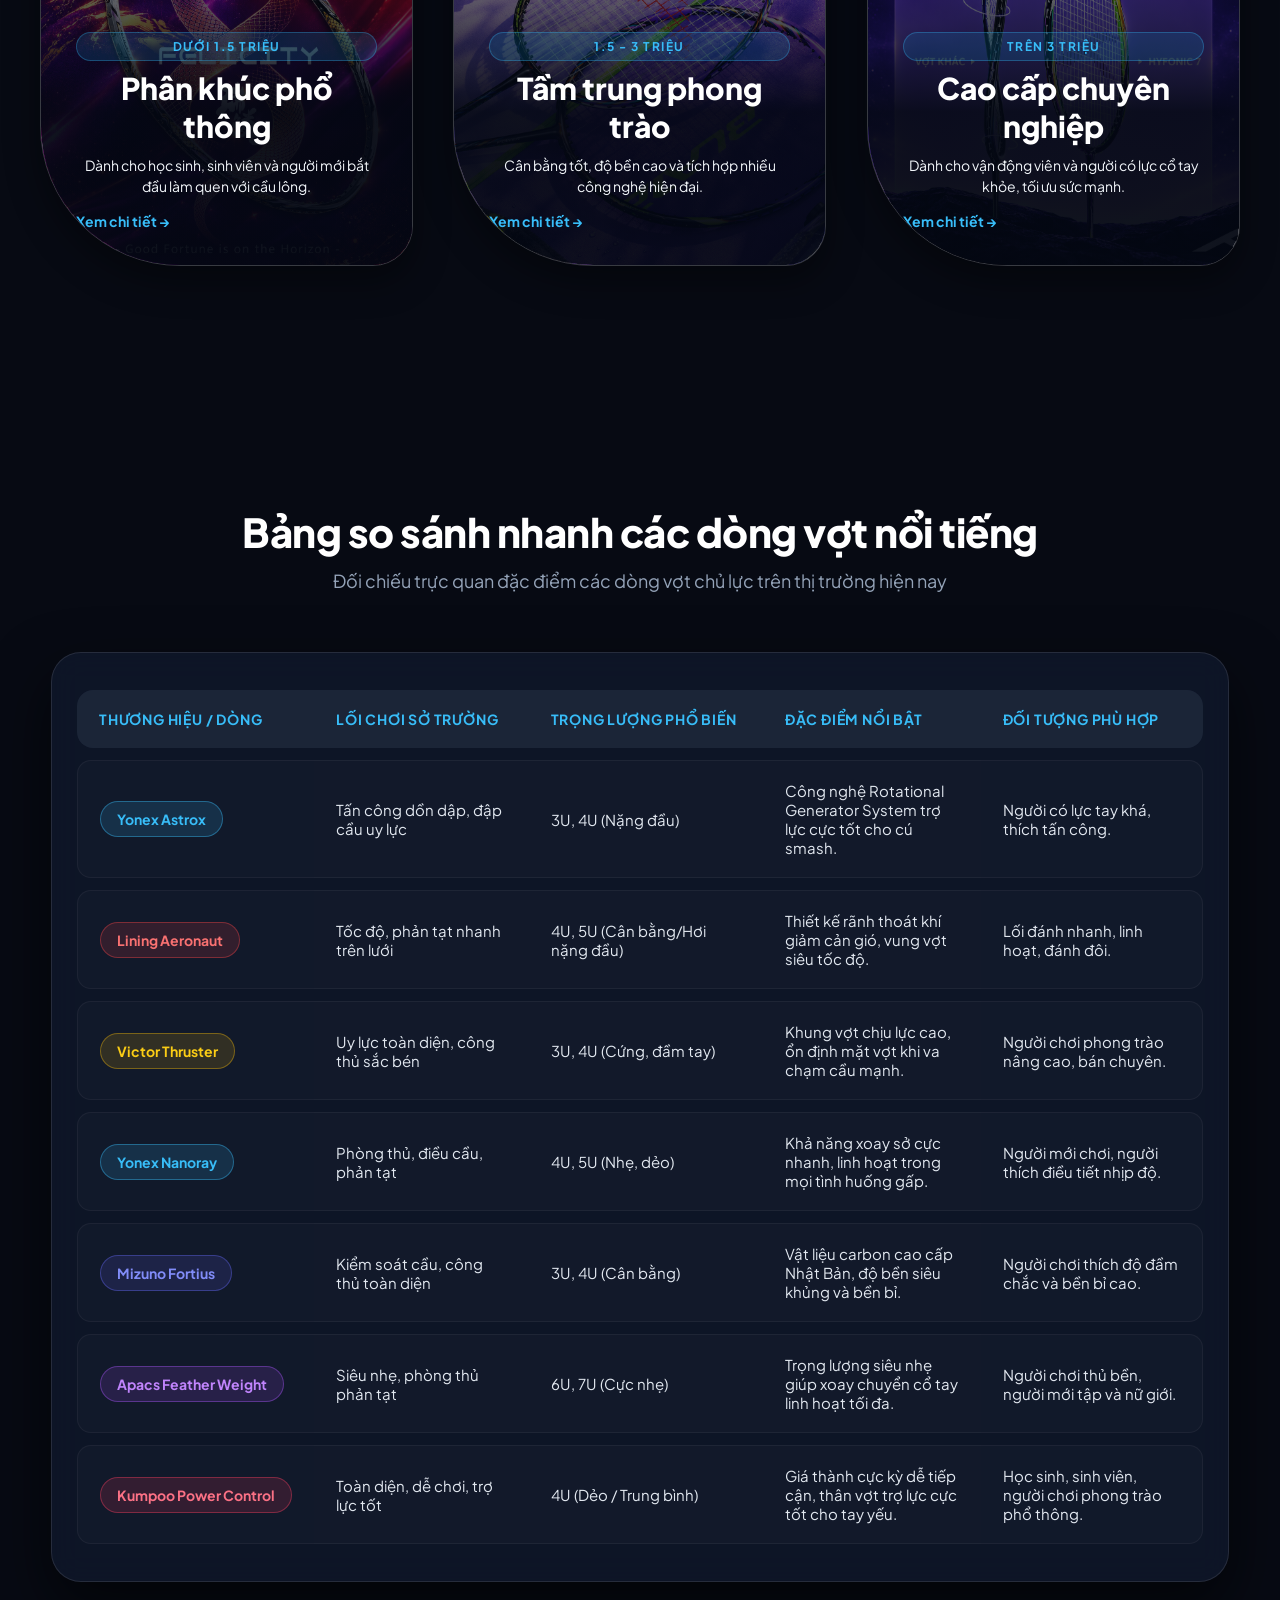
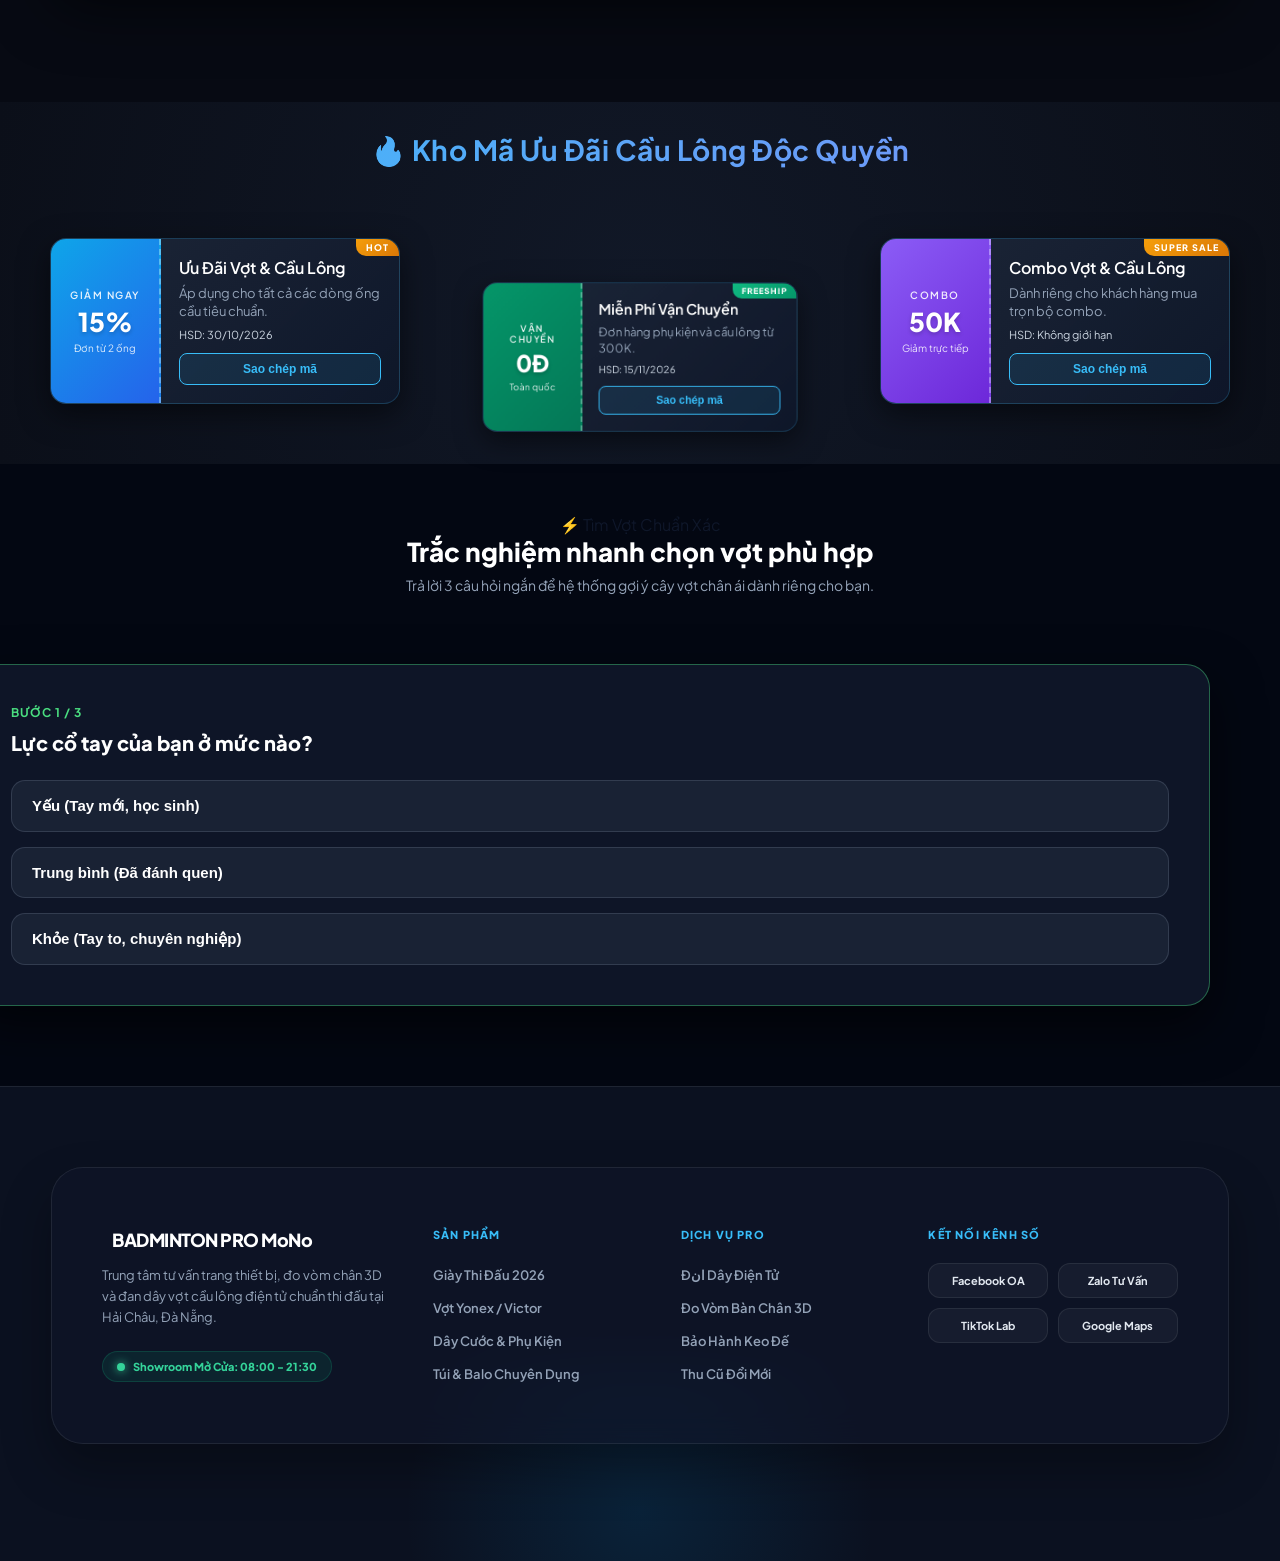
<file: products.html>
<!doctype html>
<html lang="en">
  <head>
    <meta charset="UTF-8" />
    <meta name="viewport" content="width=device-width, initial-scale=1.0" />
    <link rel="stylesheet" href="products.css" />
    <!-- Thư viện Animate.css -->
    <link
      rel="stylesheet"
      href="https://cdnjs.cloudflare.com/ajax/libs/animate.css/4.1.1/animate.min.css"
    />
    <title>Document</title>
  </head>
  <body>
    <!-- ================= FLOATING CONTACT WIDGET ================= -->
    <div class="floating-contact-widget">
      <!-- Nút Zalo -->
      <a
        href="https://zalo.me/0905xxxxxx"
        target="_blank"
        class="widget-btn zalo-btn"
        title="Chat qua Zalo"
      >
        <span class="widget-icon-text">Zalo</span>
        <span class="widget-tooltip">Tư vấn nhanh qua Zalo</span>
      </a>

      <!-- Nút Gọi Hotline -->
      <a href="tel:0905xxxxxx" class="widget-btn phone-btn" title="Gọi ngay">
        <span class="widget-icon-text">Hotline</span>
        <span class="widget-tooltip">Gọi trực tiếp shop</span>
      </a>
    </div>
    <!-- HEADER -->
    <header class="main-header">
      <div class="header-container">
        <!-- Logo shop -->
        <a href="index.html" class="logo">
          <span class="logo-icon">
            <img src="./img/logo.png" alt="Logo Shop Vợt Cầu Lông" />
          </span>
          <span class="logo-text">
            BADMINTON<span class="logo-accent">.</span>
          </span>
        </a>
        <!-- Nút hamburger  mobile -->
        <button
          class="menu-toggle"
          id="menuToggle"
          aria-label="Mở menu"
          aria-expanded="false"
        >
          <span></span>
          <span></span>
          <span></span>
        </button>

        <!-- Thanh điều hướng -->
        <nav class="navbar" id="navbar">
          <ul>
            <li><a href="index.html">Trang chủ</a></li>
            <li><a href="products.html" class="active">Tư vấn vợt</a></li>
            <li><a href="guide.html">Tư vấn căng dây</a></li>
            <li><a href="services.html">Quần & áo thể thao</a></li>
            <li><a href="shoes.html">Giày & phụ kiện</a></li>

            <li><a href="warranty.html">Bảo hành</a></li>
          </ul>
        </nav>
      </div>
    </header>

    <!-- wrap-section -->
    <section class="wrap-section">
      <div class="wrap-container">
        <div class="hero-card animate__animated animate__fadeIn">
          <!-- Badge tag xuất hiện từ trên xuống -->
          <span class="badge-tag animate__animated animate__fadeInDown"
            >HÀNH TRÌNH MỚI</span
          >

          <!-- Tiêu đề chính với hiệu ứng phóng to/mờ dần -->
          <h1 class="animate__animated animate__fadeInUp animate__faster">
            Mở đầu cho sự nghiệp cầu lông
          </h1>

          <p class="subtitle animate__animated animate__fadeInUp">
            Những cây vợt phù hợp cho người mới bắt đầu
          </p>

          <div class="desc-box animate__animated animate__fadeInUp">
            <p>
              Cầu lông là môn thể thao tuyệt vời giúp rèn luyện sức khỏe, sự dẻo
              dai và phản xạ nhanh nhạy.
            </p>
            <p>
              Để có những bước đi đầu tiên thật vững chắc, việc lựa chọn một cây
              vợt phù hợp với lối đánh và thể lực là vô cùng quan trọng.
            </p>
          </div>

          <div
            class="hero-action animate__animated animate__fadeInUp animate__delay-1s"
          >
            <a href="#danh-sach-vot" class="btn-explore">Khám phá ngay ↓</a>
          </div>
        </div>
      </div>
    </section>

    <!-- racket-advice-section -->
    <section class="racket-advice-section">
      <div class="container">
        <div class="section-header">
          <h2>Tư vấn chọn vợt theo lối chơi</h2>
          <p>Lựa chọn cây vợt phù hợp nhất với phong cách thi đấu của bạn</p>
        </div>

        <div class="leaf-layout-grid">
          <!-- Thẻ 1 -->
          <div
            class="leaf-card leaf-left reveal-item"
            data-animation="animate__fadeInLeft"
          >
            <div class="card-bg-img">
              <img src="./img/tieuchuan4.png" alt="Vợt thiên công" />
            </div>
            <div class="card-overlay"></div>
            <div class="leaf-content">
              <span class="big-number">01</span>
              <div class="text-group">
                <span class="badge-tag">TẤN CÔNG MẠNH MẼ</span>
                <h3>Lối chơi thiên công</h3>
                <p>
                  Dành cho những cú smash uy lực, áp đảo đối thủ từ sân sau với
                  độ chính xác và lực sát thương cực cao.
                </p>
                <a href="#attack" class="explore-link">Khám phá ngay &rarr;</a>
              </div>
            </div>
          </div>

          <!-- Thẻ 2 -->
          <div
            class="leaf-card leaf-right reveal-item"
            data-animation="animate__fadeInRight"
          >
            <div class="card-bg-img">
              <img src="./img/dese.png" alt="Phòng thủ" />
            </div>
            <div class="card-overlay"></div>
            <div class="leaf-content">
              <span class="big-number">02</span>
              <div class="text-group">
                <span class="badge-tag">PHÒNG THỦ</span>
                <h3>Phòng thủ & Phản tạt</h3>
                <p>
                  Linh hoạt, xoay sở nhanh trên lưới và điều tiết nhịp độ trận
                  đấu mượt mà.
                </p>
                <a href="#defense" class="explore-link">Khám phá ngay &rarr;</a>
              </div>
            </div>
          </div>

          <!-- Thẻ 3 -->
          <div
            class="leaf-card leaf-left leaf-third reveal-item"
            data-animation="animate__fadeInLeft"
          >
            <div class="card-bg-img">
              <img src="./img/tieuchuan5.png" alt="Toàn diện" />
            </div>
            <div class="card-overlay"></div>
            <div class="leaf-content">
              <span class="big-number">03</span>
              <div class="text-group">
                <span class="badge-tag">TOÀN DIỆN</span>
                <h3>Công thủ toàn diện</h3>
                <p>
                  Cân bằng tốt, linh hoạt tối ưu cho cả người mới bắt đầu lẫn
                  người chơi phong trào.
                </p>
                <a href="#balanced" class="explore-link"
                  >Khám phá ngay &rarr;</a
                >
              </div>
            </div>
          </div>
        </div>
      </div>
    </section>

    <!-- racket-specs-section-->
    <section class="racket-specs-section">
      <div class="container">
        <div class="section-header">
          <h2>Thông số kỹ thuật cốt lõi của vợt</h2>
          <p>
            Hiểu rõ các thông số để chọn được cây vợt chuẩn xác nhất với thể lực
          </p>
        </div>

        <div class="specs-grid">
          <!-- Thông số 1 -->
          <div class="spec-card reveal-item" data-animation="animate__fadeInUp">
            <div class="spec-icon">⚖️</div>
            <div class="spec-content">
              <span class="spec-tag">TRỌNG LƯỢNG (U)</span>
              <h3>Ký hiệu 3U, 4U, 5U</h3>
              <p>
                Số U càng lớn thì vợt càng nhẹ. <strong>4U</strong> là mức phổ
                biến nhất (dễ xoay sở).
              </p>
              <div class="spec-detail-expand">
                <p>
                  👉 <strong>Gợi ý chọn:</strong> <br />•
                  <strong>5U (75-79g):</strong> Phụ nữ, trẻ em, lực tay yếu.
                  <br />• <strong>4U (80-84g):</strong> Đa số người chơi phong
                  trào. <br />• <strong>3U (85-89g):</strong> Nam có lực tay
                  tốt, VĐV.
                </p>
              </div>
            </div>
          </div>

          <!-- Thông số 2 -->
          <div
            class="spec-card reveal-item"
            data-animation="animate__fadeInUp"
            style="animation-delay: 0.2s"
          >
            <div class="spec-icon">⚡</div>
            <div class="spec-content">
              <span class="spec-tag">ĐỘ CỨNG ĐŨA VỢT</span>
              <h3>Dẻo – Trung bình – Cứng</h3>
              <p>
                Thân dẻo giúp trợ lực tốt cho người mới; thân cứng đòi hỏi lực
                tay mạnh.
              </p>
              <div class="spec-detail-expand">
                <p>
                  👉 <strong>Gợi ý chọn:</strong> <br />•
                  <strong>Thân dẻo:</strong> Trợ lực tốt, đỡ mỏi tay, hợp người
                  mới. <br />• <strong>Thân cứng:</strong> Tốc độ về vợt nhanh,
                  dồn lực chính xác cao cho tay khỏe.
                </p>
              </div>
            </div>
          </div>

          <!-- Thông số 3 -->
          <div
            class="spec-card reveal-item"
            data-animation="animate__fadeInUp"
            style="animation-delay: 0.4s"
          >
            <div class="spec-icon">🎯</div>
            <div class="spec-content">
              <span class="spec-tag">ĐIỂM CÂN BẰNG</span>
              <h3>Nặng đầu & Cân bằng</h3>
              <p>
                Xác định trọng tâm vợt nằm ở đâu để hỗ trợ tấn công hoặc phòng
                thủ.
              </p>
              <div class="spec-detail-expand">
                <p>
                  👉 <strong>Gợi ý chọn:</strong> <br />•
                  <strong>Nặng đầu (>295mm):</strong> Chuyên đập cầu, tấn công
                  uy lực. <br />• <strong>Cân bằng (285-290mm):</strong> Công
                  thủ toàn diện, linh hoạt.
                </p>
              </div>
            </div>
          </div>

          <!-- Thông số 4 -->
          <div
            class="spec-card reveal-item"
            data-animation="animate__fadeInUp"
            style="animation-delay: 0.6s"
          >
            <div class="spec-icon">🛡️</div>
            <div class="spec-content">
              <span class="spec-tag">SỨC CHỊU LỰC</span>
              <h3>Mức căng tối đa (lbs)</h3>
              <p>
                Khả năng chịu lực tối đa của khung khi đan lưới để tránh nứt
                gãy.
              </p>
              <div class="spec-detail-expand">
                <p>
                  👉 <strong>Gợi ý chọn:</strong> <br />•
                  <strong>Mức 10 - 10.5kg:</strong> Phù hợp đa số người chơi
                  phong trào. <br />• <strong>Mức > 11kg:</strong> Dành cho
                  người chơi trình độ cao, lực tay mạnh.
                </p>
              </div>
            </div>
          </div>
        </div>
      </div>
    </section>

    <!-- leaf-shape-section -->
    <section class="leaf-shape-section">
      <div class="container">
        <div class="section-header">
          <h2>Phân khúc giá & Dòng vợt tiêu biểu</h2>
          <p>
            Khám phá các tầm giá được thiết kế trong khung hình chiếc lá độc đáo
          </p>
        </div>

        <div class="leaf-shape-grid">
          <!-- Mẫu 1: Dưới 1.5 triệu -->
          <div class="leaf-box reveal-item" data-animation="animate__fadeInUp">
            <div class="leaf-bg">
              <img src="./img/tieuchuan3.png" alt="Phổ thông" />
            </div>
            <div class="leaf-overlay"></div>
            <div class="leaf-box-content">
              <span class="badge-tag">DƯỚI 1.5 TRIỆU</span>
              <h3>Phân khúc phổ thông</h3>
              <p>
                Dành cho học sinh, sinh viên và người mới bắt đầu làm quen với
                cầu lông.
              </p>
              <a href="#" class="explore-link">Xem chi tiết &rarr;</a>
            </div>
          </div>

          <!-- Mẫu 2: 1.5 - 3 triệu -->
          <div
            class="leaf-box reveal-item"
            data-animation="animate__fadeInUp"
            style="animation-delay: 0.2s"
          >
            <div class="leaf-bg">
              <img src="./img/tieuchuan1.png" alt="Tầm trung" />
            </div>
            <div class="leaf-overlay"></div>
            <div class="leaf-box-content">
              <span class="badge-tag">1.5 - 3 TRIỆU</span>
              <h3>Tầm trung phong trào</h3>
              <p>
                Cân bằng tốt, độ bền cao và tích hợp nhiều công nghệ hiện đại.
              </p>
              <a href="#" class="explore-link">Xem chi tiết &rarr;</a>
            </div>
          </div>

          <!-- Mẫu 3: Trên 3 triệu -->
          <div
            class="leaf-box reveal-item"
            data-animation="animate__fadeInUp"
            style="animation-delay: 0.4s"
          >
            <div class="leaf-bg">
              <img src="./img/tieuchuan2.png" alt="Cao cấp" />
            </div>
            <div class="leaf-overlay"></div>
            <div class="leaf-box-content">
              <span class="badge-tag">TRÊN 3 TRIỆU</span>
              <h3>Cao cấp chuyên nghiệp</h3>
              <p>
                Dành cho vận động viên và người có lực cổ tay khỏe, tối ưu sức
                mạnh.
              </p>
              <a href="#" class="explore-link">Xem chi tiết &rarr;</a>
            </div>
          </div>
        </div>
      </div>
    </section>

    <!-- racket-comparison-section -->
    <section class="racket-comparison-section">
      <div class="container-wide">
        <div class="section-header">
          <h2>Bảng so sánh nhanh các dòng vợt nổi tiếng</h2>
          <p>
            Đối chiếu trực quan đặc điểm các dòng vợt chủ lực trên thị trường
            hiện nay
          </p>
        </div>

        <div
          class="comparison-table-wrapper reveal-item"
          data-animation="animate__fadeInUp"
        >
          <table class="comparison-table">
            <thead>
              <tr>
                <th>Thương hiệu / Dòng</th>
                <th>Lối chơi sở trường</th>
                <th>Trọng lượng phổ biến</th>
                <th>Đặc điểm nổi bật</th>
                <th>Đối tượng phù hợp</th>
              </tr>
            </thead>
            <tbody>
              <tr>
                <td data-label="Thương hiệu / Dòng">
                  <span class="brand-badge yonex">Yonex Astrox</span>
                </td>
                <td data-label="Lối chơi sở trường">
                  Tấn công dồn dập, đập cầu uy lực
                </td>
                <td data-label="Trọng lượng phổ biến">3U, 4U (Nặng đầu)</td>
                <td data-label="Đặc điểm nổi bật">
                  Công nghệ Rotational Generator System trợ lực cực tốt cho cú
                  smash.
                </td>
                <td data-label="Đối tượng phù hợp">
                  Người có lực tay khá, thích tấn công.
                </td>
              </tr>
              <tr>
                <td data-label="Thương hiệu / Dòng">
                  <span class="brand-badge lining">Lining Aeronaut</span>
                </td>
                <td data-label="Lối chơi sở trường">
                  Tốc độ, phản tạt nhanh trên lưới
                </td>
                <td data-label="Trọng lượng phổ biến">
                  4U, 5U (Cân bằng/Hơi nặng đầu)
                </td>
                <td data-label="Đặc điểm nổi bật">
                  Thiết kế rãnh thoát khí giảm cản gió, vung vợt siêu tốc độ.
                </td>
                <td data-label="Đối tượng phù hợp">
                  Lối đánh nhanh, linh hoạt, đánh đôi.
                </td>
              </tr>
              <tr>
                <td data-label="Thương hiệu / Dòng">
                  <span class="brand-badge victor">Victor Thruster</span>
                </td>
                <td data-label="Lối chơi sở trường">
                  Uy lực toàn diện, công thủ sắc bén
                </td>
                <td data-label="Trọng lượng phổ biến">
                  3U, 4U (Cứng, đầm tay)
                </td>
                <td data-label="Đặc điểm nổi bật">
                  Khung vợt chịu lực cao, ổn định mặt vợt khi va chạm cầu mạnh.
                </td>
                <td data-label="Đối tượng phù hợp">
                  Người chơi phong trào nâng cao, bán chuyên.
                </td>
              </tr>
              <tr>
                <td data-label="Thương hiệu / Dòng">
                  <span class="brand-badge yonex">Yonex Nanoray</span>
                </td>
                <td data-label="Lối chơi sở trường">
                  Phòng thủ, điều cầu, phản tạt
                </td>
                <td data-label="Trọng lượng phổ biến">4U, 5U (Nhẹ, dẻo)</td>
                <td data-label="Đặc điểm nổi bật">
                  Khả năng xoay sở cực nhanh, linh hoạt trong mọi tình huống
                  gấp.
                </td>
                <td data-label="Đối tượng phù hợp">
                  Người mới chơi, người thích điều tiết nhịp độ.
                </td>
              </tr>
              <tr>
                <td data-label="Thương hiệu / Dòng">
                  <span class="brand-badge mizuno">Mizuno Fortius</span>
                </td>
                <td data-label="Lối chơi sở trường">
                  Kiểm soát cầu, công thủ toàn diện
                </td>
                <td data-label="Trọng lượng phổ biến">3U, 4U (Cân bằng)</td>
                <td data-label="Đặc điểm nổi bật">
                  Vật liệu carbon cao cấp Nhật Bản, độ bền siêu khủng và bền bỉ.
                </td>
                <td data-label="Đối tượng phù hợp">
                  Người chơi thích độ đầm chắc và bền bỉ cao.
                </td>
              </tr>
              <tr>
                <td data-label="Thương hiệu / Dòng">
                  <span class="brand-badge apacs">Apacs Feather Weight</span>
                </td>
                <td data-label="Lối chơi sở trường">
                  Siêu nhẹ, phòng thủ phản tạt
                </td>
                <td data-label="Trọng lượng phổ biến">6U, 7U (Cực nhẹ)</td>
                <td data-label="Đặc điểm nổi bật">
                  Trọng lượng siêu nhẹ giúp xoay chuyển cổ tay linh hoạt tối đa.
                </td>
                <td data-label="Đối tượng phù hợp">
                  Người chơi thủ bền, người mới tập và nữ giới.
                </td>
              </tr>
              <tr>
                <td data-label="Thương hiệu / Dòng">
                  <span class="brand-badge kumpoo">Kumpoo Power Control</span>
                </td>
                <td data-label="Lối chơi sở trường">
                  Toàn diện, dễ chơi, trợ lực tốt
                </td>
                <td data-label="Trọng lượng phổ biến">4U (Dẻo / Trung bình)</td>
                <td data-label="Đặc điểm nổi bật">
                  Giá thành cực kỳ dễ tiếp cận, thân vợt trợ lực cực tốt cho tay
                  yếu.
                </td>
                <td data-label="Đối tượng phù hợp">
                  Học sinh, sinh viên, người chơi phong trào phổ thông.
                </td>
              </tr>
            </tbody>
          </table>
        </div>
      </div>
    </section>

    <!--voucher-list-section -->
    <section class="voucher-list-section">
      <div class="container">
        <!-- Tiêu đề: Thả nhẹ từ trên xuống -->
        <h2
          class="voucher-title animate-on-scroll"
          style="transform: translateY(-30px); animation-delay: 0.1s"
        >
          🔥 Kho Mã Ưu Đãi Cầu Lông Độc Quyền
        </h2>
        <div class="voucher-grid">
          <!-- Voucher 1: Bay từ trái sang -->
          <div
            class="voucher-card animate-on-scroll"
            style="transform: translateX(-40px); animation-delay: 0.2s"
          >
            <div class="voucher-badge">HOT</div>
            <div class="voucher-left">
              <span class="v-type">GIẢM NGAY</span>
              <strong class="v-val">15%</strong>
              <span class="v-sub">Đơn từ 2 ống</span>
            </div>
            <div class="voucher-right">
              <div class="voucher-info">
                <h4>Ưu Đãi Vợt & Cầu Lông</h4>
                <p>Áp dụng cho tất cả các dòng ống cầu tiêu chuẩn.</p>
                <div class="voucher-limit">HSD: 30/10/2026</div>
              </div>
              <button class="voucher-btn" onclick="copyCode('CAULONG15', this)">
                <span>Sao chép mã</span>
              </button>
            </div>
          </div>

          <!-- Voucher 2: Phóng to nhẹ từ dưới lên -->
          <div
            class="voucher-card animate-on-scroll"
            style="
              transform: scale(0.9) translateY(40px);
              animation-delay: 0.3s;
            "
          >
            <div class="voucher-badge free">FREESHIP</div>
            <div class="voucher-left freeship">
              <span class="v-type">VẬN CHUYỂN</span>
              <strong class="v-val">0Đ</strong>
              <span class="v-sub">Toàn quốc</span>
            </div>
            <div class="voucher-right">
              <div class="voucher-info">
                <h4>Miễn Phí Vận Chuyển</h4>
                <p>Đơn hàng phụ kiện và cầu lông từ 300K.</p>
                <div class="voucher-limit">HSD: 15/11/2026</div>
              </div>
              <button
                class="voucher-btn"
                onclick="copyCode('FREESHIP300', this)"
              >
                <span>Sao chép mã</span>
              </button>
            </div>
          </div>

          <!-- Voucher 3: Bay từ phải sang -->
          <div
            class="voucher-card animate-on-scroll"
            style="transform: translateX(40px); animation-delay: 0.4s"
          >
            <div class="voucher-badge">SUPER SALE</div>
            <div class="voucher-left combo">
              <span class="v-type">COMBO</span>
              <strong class="v-val">50K</strong>
              <span class="v-sub">Giảm trực tiếp</span>
            </div>
            <div class="voucher-right">
              <div class="voucher-info">
                <h4>Combo Vợt & Cầu Lông</h4>
                <p>Dành riêng cho khách hàng mua trọn bộ combo.</p>
                <div class="voucher-limit">HSD: Không giới hạn</div>
              </div>
              <button class="voucher-btn" onclick="copyCode('COMBO50K', this)">
                <span>Sao chép mã</span>
              </button>
            </div>
          </div>
        </div>
      </div>
    </section>

    <!-- quiz-section-->
    <section class="quiz-section">
      <div class="container-compact">
        <!-- Tiêu đề: Khối nhỏ thả nhẹ từ trên xuống -->
        <div
          class="section-header animate-on-scroll"
          style="
            text-align: center;
            margin-bottom: 40px;
            transform: translateY(-30px);
            animation-delay: 0.1s;
          "
        >
          <span class="promo-badge-tag">⚡ Tìm Vợt Chuẩn Xác</span>
          <h3 style="font-size: 26px; color: #ffffff; font-weight: 800">
            Trắc nghiệm nhanh chọn vợt phù hợp
          </h3>
          <p style="color: #94a3b8; font-size: 14px; margin-top: 8px">
            Trả lời 3 câu hỏi ngắn để hệ thống gợi ý cây vợt chân ái dành riêng
            cho bạn.
          </p>
        </div>

        <!-- NGUYÊN NGUYÊN KHỐI CARD BẢNG TRẮC NGHIỆM: Bay mượt 100% từ bên trái sang -->
        <div
          class="quiz-card-wrapper animate-on-scroll"
          style="transform: translateX(-50px); animation-delay: 0.25s"
        >
          <!-- Bước 1: Lực cổ tay -->
          <div class="quiz-step active" id="quizStep1">
            <div class="quiz-progress">Bước 1 / 3</div>
            <h4>Lực cổ tay của bạn ở mức nào?</h4>
            <div class="quiz-options">
              <button
                class="quiz-opt-btn"
                onclick="nextQuizStep(2, 'Lực yếu / Mới chơi')"
              >
                Yếu (Tay mới, học sinh)
              </button>
              <button
                class="quiz-opt-btn"
                onclick="nextQuizStep(2, 'Lực trung bình')"
              >
                Trung bình (Đã đánh quen)
              </button>
              <button
                class="quiz-opt-btn"
                onclick="nextQuizStep(2, 'Lực khỏe')"
              >
                Khỏe (Tay to, chuyên nghiệp)
              </button>
            </div>
          </div>

          <!-- Bước 2: Lối đánh -->
          <div class="quiz-step" id="quizStep2">
            <div class="quiz-progress">Bước 2 / 3</div>
            <h4>Lối đánh chính của bạn là gì?</h4>
            <div class="quiz-options">
              <button
                class="quiz-opt-btn"
                onclick="nextQuizStep(3, 'Thiên công')"
              >
                Thiên công (Đập cầu uy lực)
              </button>
              <button
                class="quiz-opt-btn"
                onclick="nextQuizStep(3, 'Phòng thủ')"
              >
                Phòng thủ (Phản tạt, điều cầu)
              </button>
              <button
                class="quiz-opt-btn"
                onclick="nextQuizStep(3, 'Toàn diện')"
              >
                Toàn diện (Công thủ linh hoạt)
              </button>
            </div>
          </div>

          <!-- Bước 3: Ngân sách -->
          <div class="quiz-step" id="quizStep3">
            <div class="quiz-progress">Bước 3 / 3</div>
            <h4>Ngân sách dự kiến của bạn khoảng bao nhiêu?</h4>
            <div class="quiz-options">
              <button class="quiz-opt-btn" onclick="finishQuiz('Dưới 1 triệu')">
                Dưới 1 triệu đồng
              </button>
              <button
                class="quiz-opt-btn"
                onclick="finishQuiz('1 - 2.5 triệu')"
              >
                Từ 1 đến 2.5 triệu đồng
              </button>
              <button
                class="quiz-opt-btn"
                onclick="finishQuiz('Trên 2.5 triệu')"
              >
                Trên 2.5 triệu đồng (Cao cấp)
              </button>
            </div>
          </div>

          <!-- Kết quả gợi ý -->
          <div class="quiz-step" id="quizResultStep">
            <div class="quiz-progress">Hoàn thành! 🎉</div>
            <h4 style="color: #4ade80">Gợi ý dành riêng cho bạn:</h4>
            <div class="quiz-result-box">
              <p id="quizResultText">Đang tổng hợp thông tin...</p>
            </div>
            <button class="quiz-restart-btn" onclick="restartQuiz()">
              Làm lại trắc nghiệm
            </button>
          </div>
        </div>
      </div>
    </section>
    <!-- ================= SITE FOOTER SECTION ================= -->
    <footer class="site-footer-wrapper">
      <div class="site-footer-container">
        <!-- Khung chính -->
        <div
          class="footer-glass-box animate-on-scroll"
          style="animation-delay: 0.1s"
        >
          <!-- Cột trái: Thông tin thương hiệu & Trạng thái -->
          <div class="footer-brand-col">
            <a href="#" class="footer-logo">
              <div class="logo-accent"></div>
              <span>BADMINTON PRO MoNo</span>
            </a>
            <p class="brand-desc">
              Trung tâm tư vấn trang thiết bị, đo vòm chân 3D và đan dây vợt cầu
              lông điện tử chuẩn thi đấu tại Hải Châu, Đà Nẵng.
            </p>

            <div class="showroom-status-pill">
              <span class="status-dot"></span>
              <span>Showroom Mở Cửa: 08:00 - 21:30</span>
            </div>
          </div>

          <!-- Cột 1: Sản phẩm -->
          <div class="footer-links-col">
            <span class="footer-col-title">SẢN PHẨM</span>
            <ul>
              <li><a href="#">Giày Thi Đấu 2026</a></li>
              <li><a href="#">Vợt Yonex / Victor</a></li>
              <li><a href="#">Dây Cước & Phụ Kiện</a></li>
              <li><a href="#">Túi & Balo Chuyên Dụng</a></li>
            </ul>
          </div>

          <!-- Cột 2: Dịch vụ -->
          <div class="footer-links-col">
            <span class="footer-col-title">DỊCH VỤ PRO </span>
            <ul>
              <li><a href="#">Đان Dây Điện Tử</a></li>
              <li><a href="#">Đo Vòm Bàn Chân 3D</a></li>
              <li><a href="#">Bảo Hành Keo Đế</a></li>
              <li><a href="#">Thu Cũ Đổi Mới</a></li>
            </ul>
          </div>

          <!-- Cột 3: Kết nối mạng xã hội -->
          <div class="footer-social-col">
            <span class="footer-col-title">KẾT NỐI KÊNH SỐ</span>
            <div class="social-grid">
              <a href="#" class="social-btn">Facebook OA</a>
              <a href="#" class="social-btn">Zalo Tư Vấn</a>
              <a href="#" class="social-btn">TikTok Lab</a>
              <a href="#" class="social-btn">Google Maps</a>
            </div>
          </div>
        </div>

        <!-- Thanh bản quyền dưới cùng (Trễ hơn một chút 0.3s) -->
        <div
          class="footer-bottom-bar animate-on-scroll"
          style="animation-delay: 0.3s"
        >
          <p>© 2026 Badminton Pro MoNo Da Nang.</p>
          <div class="payment-badges">
            <span>QR Pay</span>
            <span>Ví MoMo</span>
            <span>COD Đà Nẵng</span>
          </div>
        </div>
      </div>
    </footer>
    <!-- Thư viện WOW.js -->
    <script src="https://cdnjs.cloudflare.com/ajax/libs/wow/1.1.2/wow.min.js"></script>
    <script>
      // Kích hoạt hiệu ứng chạy khi cuộn tới
      new WOW().init();
    </script>
    <script src="script.js"></script>
  </body>
</html>
</file>
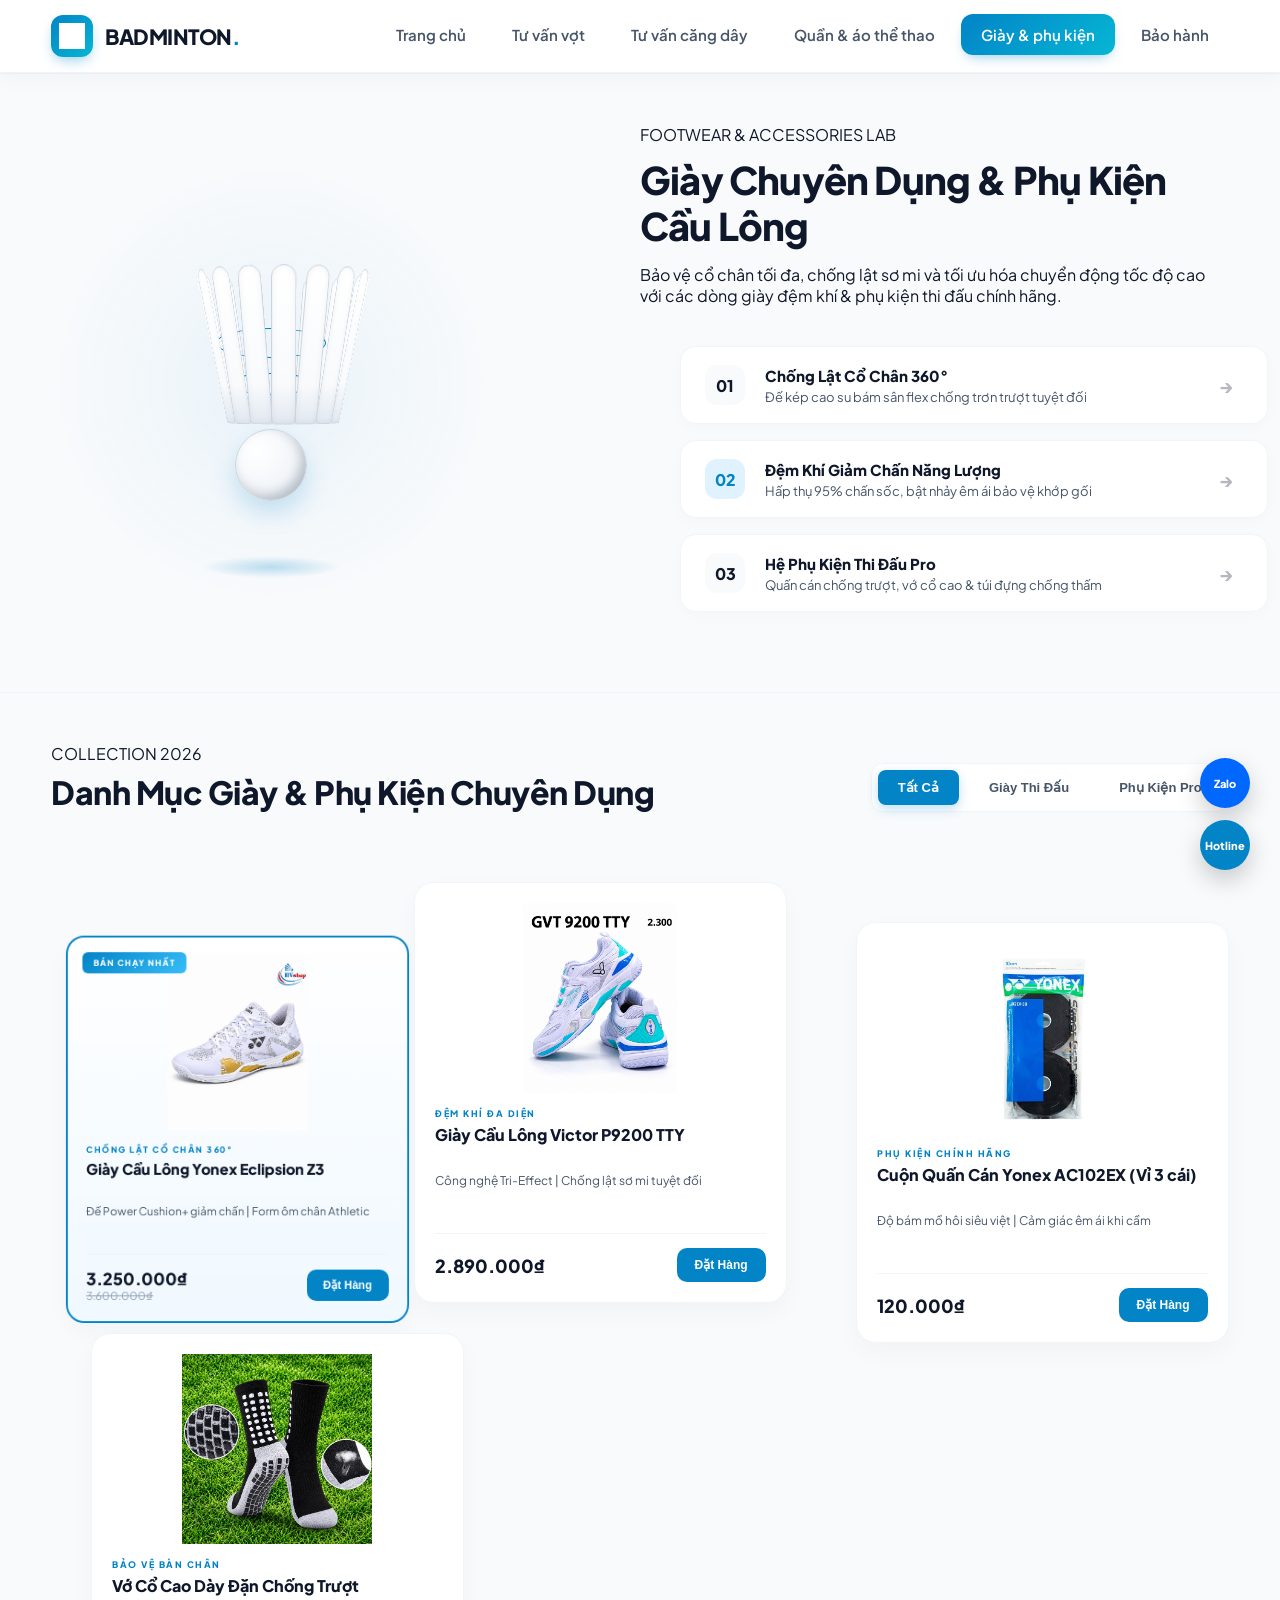
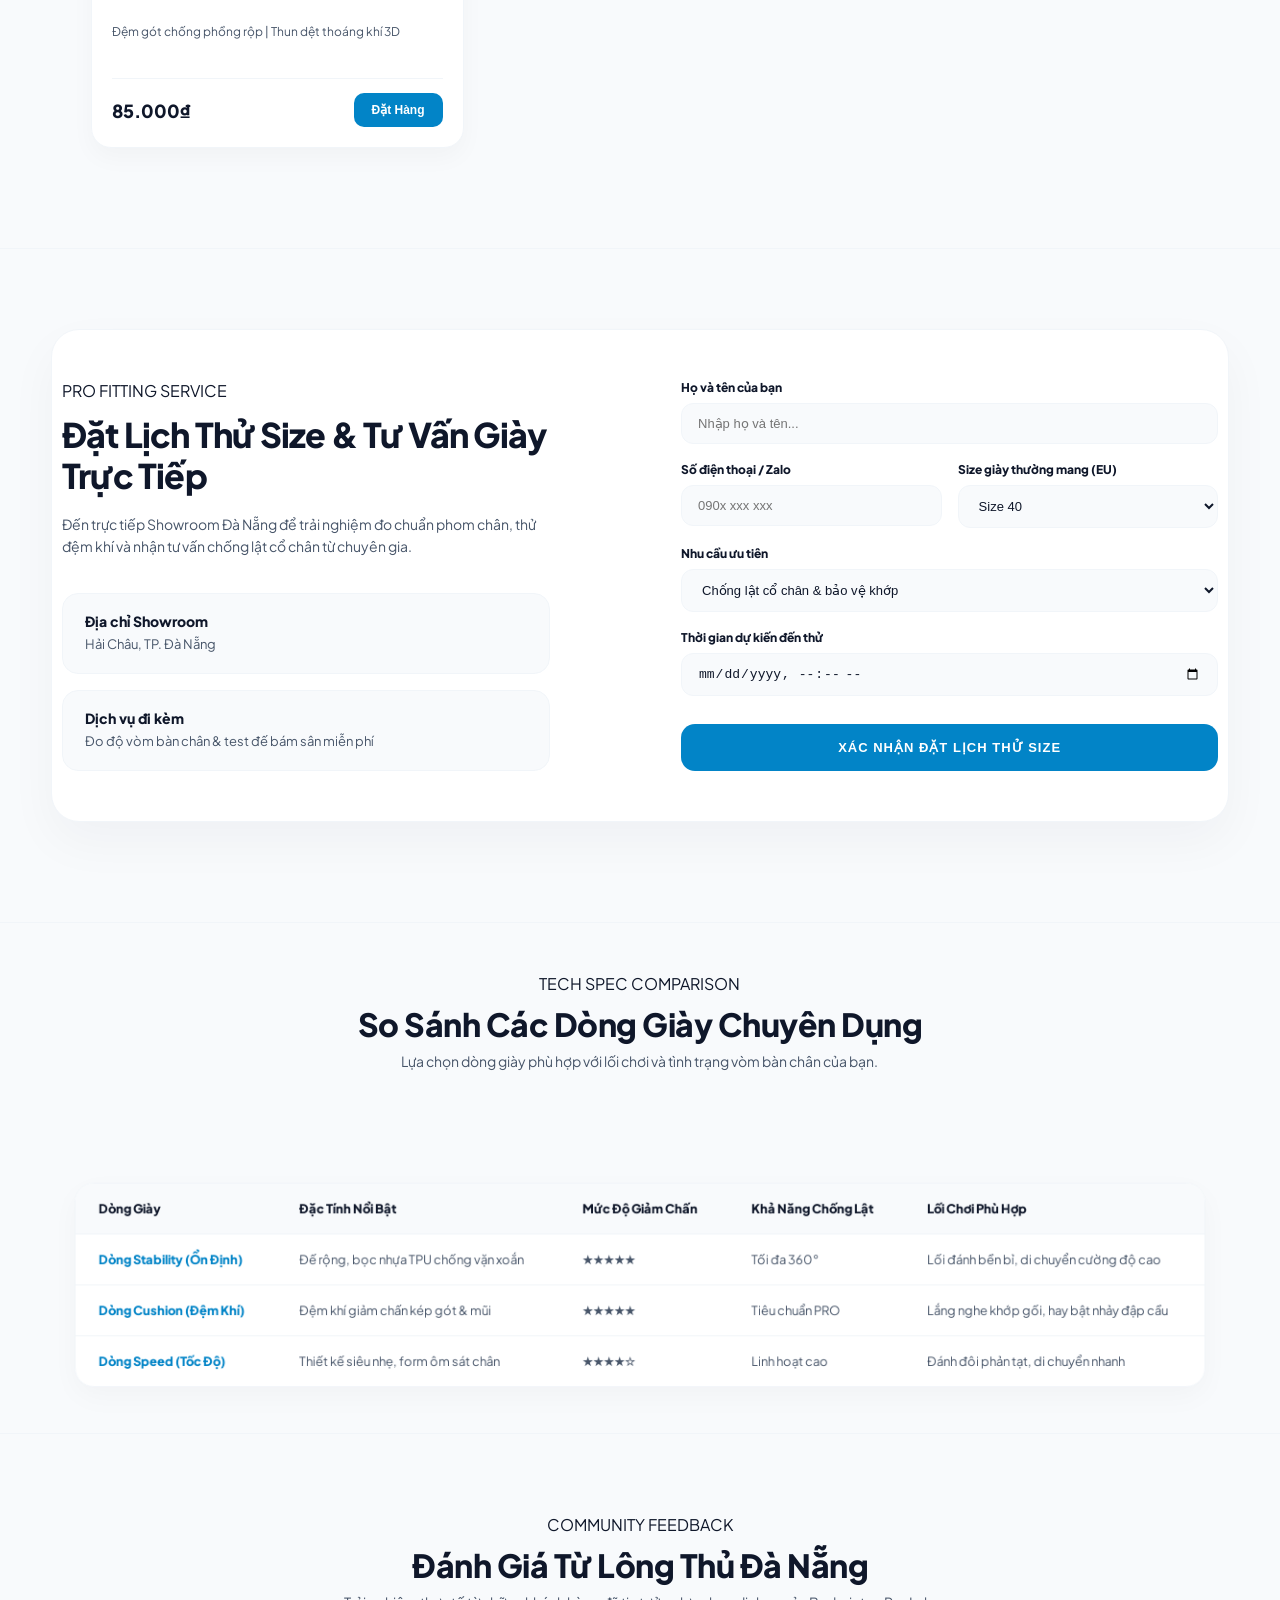
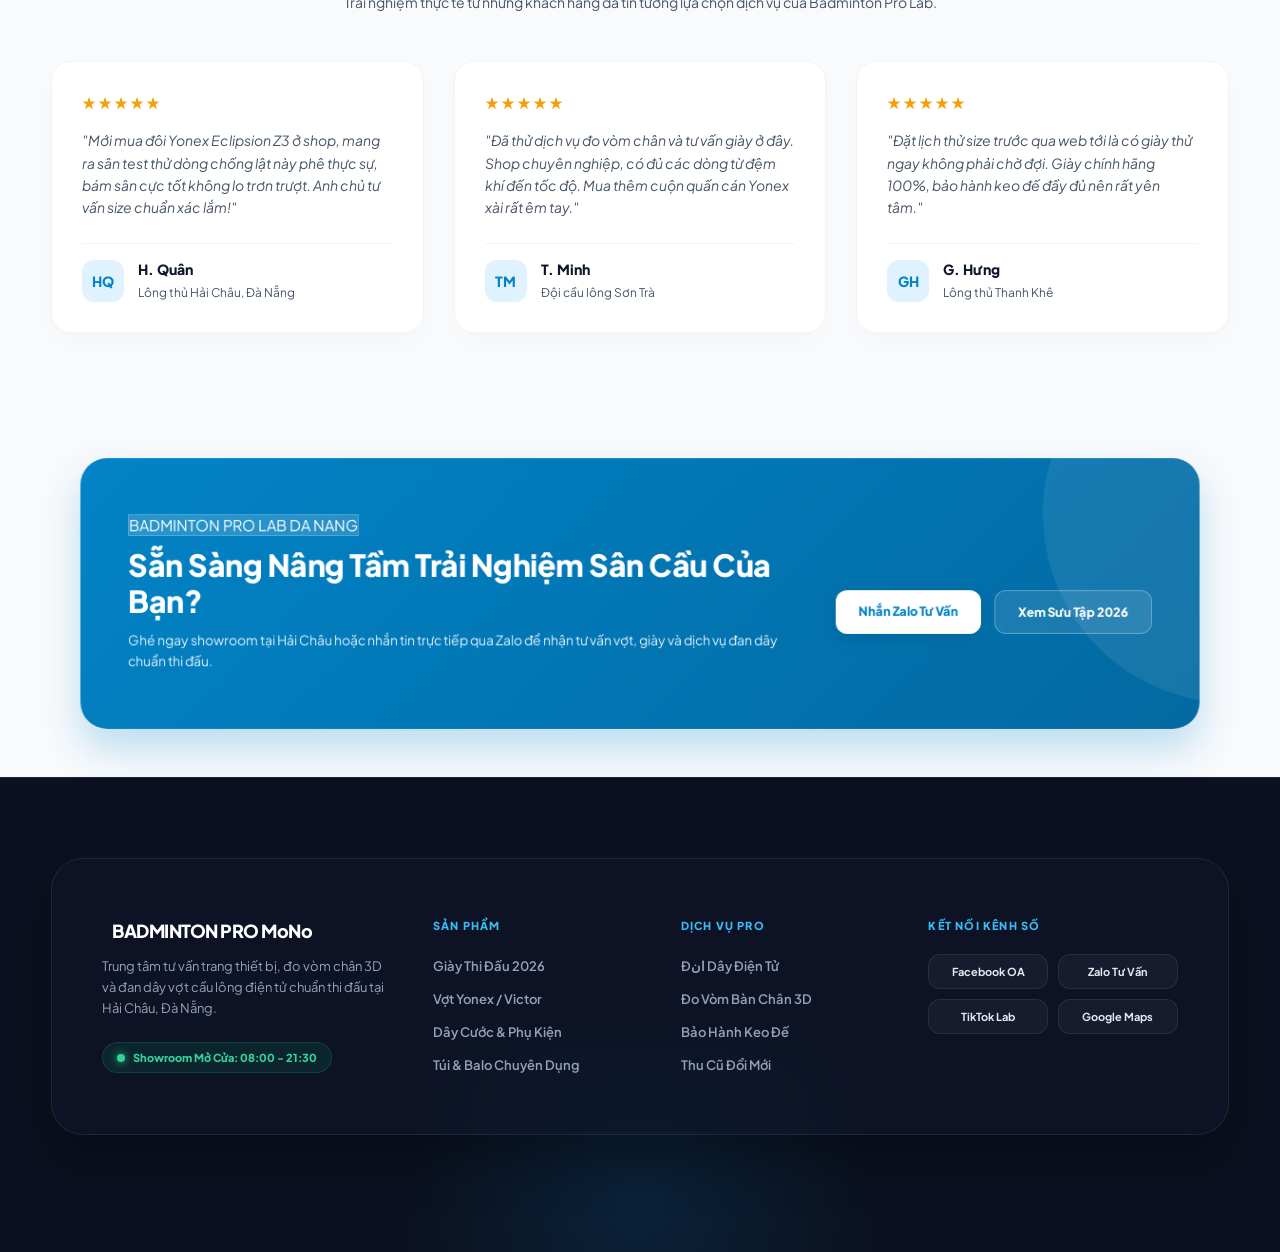
<file: shoes.html>
<!doctype html>
<html lang="en">
  <head>
    <meta charset="UTF-8" />
    <meta name="viewport" content="width=device-width, initial-scale=1.0" />
    <link rel="stylesheet" href="shoes.css" />
    <title>Document</title>
  </head>
  <body>
    <!-- ================= FLOATING CONTACT WIDGET ================= -->
    <div class="floating-contact-widget">
      <!-- Nút Zalo -->
      <a
        href="https://zalo.me/0905xxxxxx"
        target="_blank"
        class="widget-btn zalo-btn"
        title="Chat qua Zalo"
      >
        <span class="widget-icon-text">Zalo</span>
        <span class="widget-tooltip">Tư vấn nhanh qua Zalo</span>
      </a>

      <!-- Nút Gọi Hotline -->
      <a href="tel:0905xxxxxx" class="widget-btn phone-btn" title="Gọi ngay">
        <span class="widget-icon-text">Hotline</span>
        <span class="widget-tooltip">Gọi trực tiếp shop</span>
      </a>
    </div>

    <!-- HEADER -->
    <header class="main-header">
      <div class="header-container">
        <!-- Logo shop -->
        <a href="index.html" class="logo">
          <span class="logo-icon">
            <img src="./img/logo.png" alt="Logo Shop Vợt Cầu Lông" />
          </span>
          <span class="logo-text">
            BADMINTON<span class="logo-accent">.</span>
          </span>
        </a>
        <!-- Nút hamburger  mobile -->
        <button
          class="menu-toggle"
          id="menuToggle"
          aria-label="Mở menu"
          aria-expanded="false"
        >
          <span></span>
          <span></span>
          <span></span>
        </button>

        <!-- Thanh điều hướng -->
        <nav class="navbar" id="navbar">
          <ul>
            <li><a href="index.html">Trang chủ</a></li>
            <li><a href="products.html">Tư vấn vợt</a></li>
            <li><a href="guide.html">Tư vấn căng dây</a></li>
            <li><a href="services.html">Quần & áo thể thao</a></li>
            <li><a href="shoes.html" class="active">Giày & phụ kiện</a></li>

            <li><a href="warranty.html">Bảo hành</a></li>
          </ul>
        </nav>
      </div>
    </header>

    <!-- ================= SHOES HERO INTRO ================= -->
    <section class="shoes-hero-3d-wrapper">
      <div class="shoes-hero-3d-container">
        <!-- CỘT TRÁI: Quả cầu lông thiết kế thực tế 3D (Bay nguyên khối từ trái sang) -->
        <div
          class="shoes-hero-left animate-on-scroll"
          style="transform: translateX(-50px); animation-delay: 0.1s"
        >
          <div class="shuttle-real-stage">
            <div class="shuttle-real-object">
              <!-- Vành 16 lông cầu chân thực -->
              <div class="real-feather-ring">
                <span style="--i: 1"></span><span style="--i: 2"></span
                ><span style="--i: 3"></span><span style="--i: 4"></span>
                <span style="--i: 5"></span><span style="--i: 6"></span
                ><span style="--i: 7"></span><span style="--i: 8"></span>
                <span style="--i: 9"></span><span style="--i: 10"></span
                ><span style="--i: 11"></span><span style="--i: 12"></span>
                <span style="--i: 13"></span><span style="--i: 14"></span
                ><span style="--i: 15"></span><span style="--i: 16"></span>
              </div>
              <!-- Vòng chỉ buộc giữ lông -->
              <div class="shuttle-thread-line upper"></div>
              <div class="shuttle-thread-line lower"></div>
              <!-- Đế cầu bọc da PU trắng tự nhiên -->
              <div class="real-cork-head"></div>
            </div>
            <!-- Bóng đổ 3D dưới đế -->
            <div class="real-floor-shadow"></div>
          </div>
        </div>

        <!-- CỘT PHẢI: Nội dung & 3 Thẻ Hover Độc Đáo -->
        <div class="shoes-hero-right">
          <!-- Tiêu đề: Thả nhẹ từ trên xuống -->
          <div
            class="animate-on-scroll"
            style="transform: translateY(-30px); animation-delay: 0.15s"
          >
            <span class="badge-tech-light">FOOTWEAR & ACCESSORIES LAB</span>
            <h2>Giày Chuyên Dụng & Phụ Kiện Cầu Lông</h2>
            <p class="hero-desc">
              Bảo vệ cổ chân tối đa, chống lật sơ mi và tối ưu hóa chuyển động
              tốc độ cao với các dòng giày đệm khí & phụ kiện thi đấu chính
              hãng.
            </p>
          </div>

          <!-- 3 Điểm nhấn với hiệu ứng trượt từ phải sang rõ ràng -->
          <div class="hero-features-interactive">
            <!-- Thẻ 1 (Trễ 0.25s) -->
            <div
              class="interactive-card animate-on-scroll"
              style="transform: translateX(40px); animation-delay: 0.25s"
            >
              <div class="card-glow-edge"></div>
              <span class="card-num">01</span>
              <div class="card-content">
                <h4>Chống Lật Cổ Chân 360°</h4>
                <p>Đế kép cao su bám sân flex chống trơn trượt tuyệt đối</p>
              </div>
              <span class="card-arrow">→</span>
            </div>

            <!-- Thẻ 2 - Nổi bật (Trễ 0.35s) -->
            <div
              class="interactive-card highlight-card animate-on-scroll"
              style="transform: translateX(40px); animation-delay: 0.35s"
            >
              <div class="card-glow-edge"></div>
              <span class="card-num highlight">02</span>
              <div class="card-content">
                <h4>Đệm Khí Giảm Chấn Năng Lượng</h4>
                <p>Hấp thụ 95% chấn sốc, bật nhảy êm ái bảo vệ khớp gối</p>
              </div>
              <span class="card-arrow">→</span>
            </div>

            <!-- Thẻ 3 (Trễ 0.45s) -->
            <div
              class="interactive-card animate-on-scroll"
              style="transform: translateX(40px); animation-delay: 0.45s"
            >
              <div class="card-glow-edge"></div>
              <span class="card-num">03</span>
              <div class="card-content">
                <h4>Hệ Phụ Kiện Thi Đấu Pro</h4>
                <p>Quấn cán chống trượt, vớ cổ cao & túi đựng chống thấm</p>
              </div>
              <span class="card-arrow">→</span>
            </div>
          </div>
        </div>
      </div>
    </section>

    <!-- ================= SHOES & ACCESSORIES PRODUCTS ================= -->
    <section class="shoes-products-wrapper">
      <div class="shoes-products-container">
        <!-- Header & Bộ lọc Tab: Thả nhẹ từ trên xuống -->
        <div
          class="products-header animate-on-scroll"
          style="transform: translateY(-30px); animation-delay: 0.1s"
        >
          <div class="header-text">
            <span class="section-badge">COLLECTION 2026</span>
            <h2>Danh Mục Giày & Phụ Kiện Chuyên Dụng</h2>
          </div>

          <!-- Tab chuyển đổi danh mục -->
          <div class="category-tabs">
            <button class="tab-btn active" data-filter="all">Tất Cả</button>
            <button class="tab-btn" data-filter="shoes">Giày Thi Đấu</button>
            <button class="tab-btn" data-filter="accessories">
              Phụ Kiện Pro
            </button>
          </div>
        </div>

        <!-- Lưới sản phẩm -->
        <div class="shoes-grid">
          <!-- Sản phẩm 1: Giày Pro (Featured - Phóng to nổi bật từ dưới lên) -->
          <div
            class="shoe-card featured animate-on-scroll"
            data-category="shoes"
            style="
              transform: scale(0.92) translateY(40px);
              animation-delay: 0.2s;
            "
          >
            <div class="card-badge">BÁN CHẠY NHẤT</div>
            <div class="card-img-wrap">
              <img
                src="./img/sô1.png"
                alt="Giày Yonex Eclipsion Z3"
                class="product-img"
              />
              <span class="img-placeholder" style="display: none"
                >Ảnh Giày Yonex Eclipsion</span
              >
            </div>
            <div class="card-details">
              <span class="tech-tag">CHỐNG LẬT CỔ CHÂN 360°</span>
              <h3>Giày Cầu Lông Yonex Eclipsion Z3</h3>
              <p class="shoe-spec">
                Đế Power Cushion+ giảm chấn | Form ôm chân Athletic
              </p>
              <div class="card-bottom">
                <div class="price-box">
                  <span class="current-price">3.250.000₫</span>
                  <span class="old-price">3.600.000₫</span>
                </div>
                <button class="btn-buy-now">Đặt Hàng</button>
              </div>
            </div>
          </div>

          <!-- Sản phẩm 2: Giày Đệm Khí (Bay từ trái sang) -->
          <div
            class="shoe-card animate-on-scroll"
            data-category="shoes"
            style="transform: translateX(-40px); animation-delay: 0.3s"
          >
            <div class="card-img-wrap">
              <img
                src="./img/sô2.png"
                alt="Giày Victor P9200 TTY"
                class="product-img"
              />
              <span class="img-placeholder" style="display: none"
                >Ảnh Giày Victor P9200</span
              >
            </div>
            <div class="card-details">
              <span class="tech-tag">ĐỆM KHÍ ĐA DIỆN</span>
              <h3>Giày Cầu Lông Victor P9200 TTY</h3>
              <p class="shoe-spec">
                Công nghệ Tri-Effect | Chống lật sơ mi tuyệt đối
              </p>
              <div class="card-bottom">
                <div class="price-box">
                  <span class="current-price">2.890.000₫</span>
                </div>
                <button class="btn-buy-now">Đặt Hàng</button>
              </div>
            </div>
          </div>

          <!-- Sản phẩm 3: Phụ kiện quấn cán (Trượt thẳng từ dưới lên) -->
          <div
            class="shoe-card animate-on-scroll"
            data-category="accessories"
            style="transform: translateY(40px); animation-delay: 0.4s"
          >
            <div class="card-img-wrap">
              <img
                src="./img/hi.jpeg"
                alt="Quấn Cán Yonex AC102EX"
                class="product-img"
              />
              <span class="img-placeholder" style="display: none"
                >Ảnh Quấn Cán Yonex AC102EX</span
              >
            </div>
            <div class="card-details">
              <span class="tech-tag">PHỤ KIỆN CHÍNH HÃNG</span>
              <h3>Cuộn Quấn Cán Yonex AC102EX (Vỉ 3 cái)</h3>
              <p class="shoe-spec">
                Độ bám mồ hôi siêu việt | Cảm giác êm ái khi cầm
              </p>
              <div class="card-bottom">
                <div class="price-box">
                  <span class="current-price">120.000₫</span>
                </div>
                <button class="btn-buy-now">Đặt Hàng</button>
              </div>
            </div>
          </div>

          <!-- Sản phẩm 4: Tất/Vớ cầu lông (Bay từ phải sang) -->
          <div
            class="shoe-card animate-on-scroll"
            data-category="accessories"
            style="transform: translateX(40px); animation-delay: 0.5s"
          >
            <div class="card-img-wrap">
              <img
                src="./img/sô4.png"
                alt="Vớ Thể Thao Pro"
                class="product-img"
              />
              <span class="img-placeholder" style="display: none"
                >Ảnh Vớ Thể Thao Pro</span
              >
            </div>
            <div class="card-details">
              <span class="tech-tag">BẢO VỆ BÀN CHÂN</span>
              <h3>Vớ Cổ Cao Dày Đặn Chống Trượt</h3>
              <p class="shoe-spec">
                Đệm gót chống phồng rộp | Thun dệt thoáng khí 3D
              </p>
              <div class="card-bottom">
                <div class="price-box">
                  <span class="current-price">85.000₫</span>
                </div>
                <button class="btn-buy-now">Đặt Hàng</button>
              </div>
            </div>
          </div>
        </div>
      </div>
    </section>

    <!-- ================= PRODUCT QUICK VIEW MODAL ================= -->
    <div id="productModal" class="quick-view-modal">
      <div class="modal-backdrop"></div>
      <div class="modal-content-box">
        <!-- Nút đóng Modal -->
        <button class="modal-close-btn">&times;</button>

        <div class="modal-grid">
          <!-- Cột trái: Ảnh sản phẩm lớn -->
          <div class="modal-img-col">
            <div class="modal-main-img-wrap">
              <img
                src="./img/sho.jpeg"
                alt="Sản phẩm chi tiết"
                id="modalProductImg"
                class="modal-img"
              />
              <span class="modal-badge-tag" id="modalProductTag"
                >CHÍNH HÃNG 100%</span
              >
            </div>
          </div>

          <!-- Cột phải: Thông tin chi tiết & Tùy chọn -->
          <div class="modal-info-col">
            <span class="modal-tech-category" id="modalTechTag"
              >CÔNG NGHỆ ĐỈNH CAO</span
            >
            <h2 id="modalProductName">Tên Sản Phẩm Cầu Lông</h2>

            <div class="modal-price-box">
              <span id="modalCurrentPrice" class="modal-current-price">0₫</span>
              <span id="modalOldPrice" class="modal-old-price"></span>
            </div>

            <p id="modalProductDesc" class="modal-description">
              Mô tả chi tiết về công nghệ, chất liệu và tính năng chuyên dụng
              giúp tối ưu hóa hiệu suất thi đấu của lông thủ.
            </p>

            <!-- Chọn Size (Dành riêng cho Giày / Vớ) -->
            <div class="modal-option-group" id="sizeSelectionGroup">
              <label>Chọn Size (EU):</label>
              <div class="size-options-grid">
                <button class="size-btn">39</button>
                <button class="size-btn active">40</button>
                <button class="size-btn">41</button>
                <button class="size-btn">42</button>
                <button class="size-btn">43</button>
                <button class="size-btn">44</button>
              </div>
            </div>

            <!-- Cam kết dịch vụ -->
            <div class="modal-features-list">
              <div class="m-feat-item">
                ✓ Bảo hành keo đế 6 tháng tại Đà Nẵng
              </div>
              <div class="m-feat-item">✓ Đổi size miễn phí trong 7 ngày</div>
            </div>

            <!-- Nút hành động -->
            <div class="modal-actions">
              <button class="btn-add-cart">Thêm Vào Giỏ Hàng</button>
              <button class="btn-direct-buy">Đặt Mua Nhanh</button>
            </div>
          </div>
        </div>
      </div>
    </div>

    <!-- ================= SHOES FITTING FORM SECTION ================= -->
    <section class="shoes-fitting-wrapper">
      <div class="shoes-fitting-container">
        <div class="fitting-card">
          <!-- Cột trái: Thông tin Showroom (Bay từ trái sang) -->
          <div
            class="fitting-info-col animate-on-scroll"
            style="transform: translateX(-40px); animation-delay: 0.1s"
          >
            <span class="badge-tech-light">PRO FITTING SERVICE</span>
            <h2>Đặt Lịch Thử Size & Tư Vấn Giày Trực Tiếp</h2>
            <p>
              Đến trực tiếp Showroom Đà Nẵng để trải nghiệm đo chuẩn phom chân,
              thử đệm khí và nhận tư vấn chống lật cổ chân từ chuyên gia.
            </p>

            <div class="fitting-store-info">
              <div class="info-item">
                <div>
                  <h4>Địa chỉ Showroom</h4>
                  <p>Hải Châu, TP. Đà Nẵng</p>
                </div>
              </div>
              <div class="info-item">
                <div>
                  <h4>Dịch vụ đi kèm</h4>
                  <p>Đo độ vòm bàn chân & test đế bám sân miễn phí</p>
                </div>
              </div>
            </div>
          </div>

          <!-- Cột phải: Form đặt lịch (Bay từ phải sang) -->
          <div
            class="fitting-form-col animate-on-scroll"
            style="transform: translateX(40px); animation-delay: 0.25s"
          >
            <form class="shoes-booking-form">
              <div class="form-group">
                <label>Họ và tên của bạn</label>
                <input type="text" placeholder="Nhập họ và tên..." required />
              </div>

              <div class="form-row">
                <div class="form-group">
                  <label>Số điện thoại / Zalo</label>
                  <input type="tel" placeholder="090x xxx xxx" required />
                </div>
                <div class="form-group">
                  <label>Size giày thường mang (EU)</label>
                  <select>
                    <option value="39">Size 39</option>
                    <option value="40" selected>Size 40</option>
                    <option value="41">Size 41</option>
                    <option value="42">Size 42</option>
                    <option value="43">Size 43</option>
                    <option value="44">Size 44</option>
                  </select>
                </div>
              </div>

              <div class="form-group">
                <label>Nhu cầu ưu tiên</label>
                <select>
                  <option value="stability">
                    Chống lật cổ chân & bảo vệ khớp
                  </option>
                  <option value="cushion">
                    Đệm khí siêu êm (Bật nhảy nhiều)
                  </option>
                  <option value="speed">Giày di chuyển tốc độ nhẹ chân</option>
                  <option value="accessory">
                    Thử & mua phụ kiện (Vớ, quấn cán, túi)
                  </option>
                </select>
              </div>

              <div class="form-group">
                <label>Thời gian dự kiến đến thử</label>
                <input type="datetime-local" required />
              </div>

              <button type="submit" class="btn-submit-fitting">
                XÁC NHẬN ĐẶT LỊCH THỬ SIZE
              </button>
            </form>
          </div>
        </div>
      </div>
    </section>

    <!-- ================= SHOES COMPARISON SECTION ================= -->
    <section class="shoes-compare-wrapper">
      <div class="shoes-compare-container">
        <!-- Tiêu đề: Thả nhẹ từ trên xuống -->
        <div
          class="compare-header animate-on-scroll"
          style="transform: translateY(-30px); animation-delay: 0.1s"
        >
          <span class="badge-tech-light">TECH SPEC COMPARISON</span>
          <h2>So Sánh Các Dòng Giày Chuyên Dụng</h2>
          <p>
            Lựa chọn dòng giày phù hợp với lối chơi và tình trạng vòm bàn chân
            của bạn.
          </p>
        </div>

        <!-- Bảng so sánh: Phóng to nhẹ từ dưới lên -->
        <div
          class="compare-table-wrap animate-on-scroll"
          style="
            transform: scale(0.96) translateY(40px);
            animation-delay: 0.25s;
          "
        >
          <table class="compare-table">
            <thead>
              <tr>
                <th>Dòng Giày</th>
                <th>Đặc Tính Nổi Bật</th>
                <th>Mức Độ Giảm Chấn</th>
                <th>Khả Năng Chống Lật</th>
                <th>Lối Chơi Phù Hợp</th>
              </tr>
            </thead>
            <tbody>
              <tr>
                <td><strong>Dòng Stability (Ổn Định)</strong></td>
                <td>Đế rộng, bọc nhựa TPU chống vặn xoắn</td>
                <td>★★★★★</td>
                <td>Tối đa 360°</td>
                <td>Lối đánh bền bỉ, di chuyển cường độ cao</td>
              </tr>
              <tr>
                <td><strong>Dòng Cushion (Đệm Khí)</strong></td>
                <td>Đệm khí giảm chấn kép gót & mũi</td>
                <td>★★★★★</td>
                <td>Tiêu chuẩn PRO</td>
                <td>Lắng nghe khớp gối, hay bật nhảy đập cầu</td>
              </tr>
              <tr>
                <td><strong>Dòng Speed (Tốc Độ)</strong></td>
                <td>Thiết kế siêu nhẹ, form ôm sát chân</td>
                <td>★★★★☆</td>
                <td>Linh hoạt cao</td>
                <td>Đánh đôi phản tạt, di chuyển nhanh</td>
              </tr>
            </tbody>
          </table>
        </div>
      </div>
    </section>

    <!-- ================= CUSTOMER REVIEWS SECTION ================= -->
    <section class="shoes-reviews-wrapper">
      <div class="shoes-reviews-container">
        <div class="reviews-header">
          <span class="badge-tech-light">COMMUNITY FEEDBACK</span>
          <h2>Đánh Giá Từ Lông Thủ Đà Nẵng</h2>
          <p>
            Trải nghiệm thực tế từ những khách hàng đã tin tưởng lựa chọn dịch
            vụ của Badminton Pro Lab.
          </p>
        </div>

        <div class="reviews-grid">
          <!-- Review 1 -->
          <div class="review-card">
            <div class="review-stars">★★★★★</div>
            <p class="review-content">
              "Mới mua đôi Yonex Eclipsion Z3 ở shop, mang ra sân test thử dòng
              chống lật này phê thực sự, bám sân cực tốt không lo trơn trượt.
              Anh chủ tư vấn size chuẩn xác lắm!"
            </p>
            <div class="review-author">
              <div class="author-avatar">HQ</div>
              <div>
                <h4>H. Quân</h4>
                <span>Lông thủ Hải Châu, Đà Nẵng</span>
              </div>
            </div>
          </div>

          <!-- Review 2 -->
          <div class="review-card">
            <div class="review-stars">★★★★★</div>
            <p class="review-content">
              "Đã thử dịch vụ đo vòm chân và tư vấn giày ở đây. Shop chuyên
              nghiệp, có đủ các dòng từ đệm khí đến tốc độ. Mua thêm cuộn quấn
              cán Yonex xài rất êm tay."
            </p>
            <div class="review-author">
              <div class="author-avatar">TM</div>
              <div>
                <h4>T. Minh</h4>
                <span>Đội cầu lông Sơn Trà</span>
              </div>
            </div>
          </div>

          <!-- Review 3 -->
          <div class="review-card">
            <div class="review-stars">★★★★★</div>
            <p class="review-content">
              "Đặt lịch thử size trước qua web tới là có giày thử ngay không
              phải chờ đợi. Giày chính hãng 100%, bảo hành keo đế đầy đủ nên rất
              yên tâm."
            </p>
            <div class="review-author">
              <div class="author-avatar">GH</div>
              <div>
                <h4>G. Hưng</h4>
                <span>Lông thủ Thanh Khê</span>
              </div>
            </div>
          </div>
        </div>
      </div>
    </section>

    <!-- ================= FINAL CTA & BACK TO TOP ================= -->
    <section class="final-cta-wrapper">
      <!-- Khối CTA chính: Phóng to nhẹ và trượt mượt từ dưới lên -->
      <div
        class="final-cta-box animate-on-scroll"
        style="transform: scale(0.95) translateY(40px); animation-delay: 0.1s"
      >
        <div class="cta-content">
          <span class="badge-tech-light">BADMINTON PRO LAB DA NANG</span>
          <h2>Sẵn Sàng Nâng Tầm Trải Nghiệm Sân Cầu Của Bạn?</h2>
          <p>
            Ghé ngay showroom tại Hải Châu hoặc nhắn tin trực tiếp qua Zalo để
            nhận tư vấn vợt, giày và dịch vụ đan dây chuẩn thi đấu.
          </p>
        </div>
        <div
          class="cta-actions animate-on-scroll"
          style="transform: translateY(20px); animation-delay: 0.25s"
        >
          <a href="https://zalo.me" target="_blank" class="btn-cta-zalo"
            >Nhắn Zalo Tư Vấn</a
          >
          <a href="#productModal" class="btn-cta-explore">Xem Sưu Tập 2026</a>
        </div>
      </div>
    </section>

    <!-- backToTopBtn (Kích hoạt mượt qua JS khi cuộn trang) -->
    <button id="backToTopBtn" class="back-to-top-btn" title="Lên đầu trang">
      ↑
    </button>
    <!-- ================= SITE FOOTER SECTION ================= -->
    <footer class="site-footer-wrapper">
      <div class="site-footer-container">
        <!-- Khung chính -->
        <div
          class="footer-glass-box animate-on-scroll"
          style="animation-delay: 0.1s"
        >
          <!-- Cột trái: Thông tin thương hiệu & Trạng thái -->
          <div class="footer-brand-col">
            <a href="#" class="footer-logo">
              <div class="logo-accent"></div>
              <span>BADMINTON PRO MoNo</span>
            </a>
            <p class="brand-desc">
              Trung tâm tư vấn trang thiết bị, đo vòm chân 3D và đan dây vợt cầu
              lông điện tử chuẩn thi đấu tại Hải Châu, Đà Nẵng.
            </p>

            <div class="showroom-status-pill">
              <span class="status-dot"></span>
              <span>Showroom Mở Cửa: 08:00 - 21:30</span>
            </div>
          </div>

          <!-- Cột 1: Sản phẩm -->
          <div class="footer-links-col">
            <span class="footer-col-title">SẢN PHẨM</span>
            <ul>
              <li><a href="#">Giày Thi Đấu 2026</a></li>
              <li><a href="#">Vợt Yonex / Victor</a></li>
              <li><a href="#">Dây Cước & Phụ Kiện</a></li>
              <li><a href="#">Túi & Balo Chuyên Dụng</a></li>
            </ul>
          </div>

          <!-- Cột 2: Dịch vụ -->
          <div class="footer-links-col">
            <span class="footer-col-title">DỊCH VỤ PRO </span>
            <ul>
              <li><a href="#">Đان Dây Điện Tử</a></li>
              <li><a href="#">Đo Vòm Bàn Chân 3D</a></li>
              <li><a href="#">Bảo Hành Keo Đế</a></li>
              <li><a href="#">Thu Cũ Đổi Mới</a></li>
            </ul>
          </div>

          <!-- Cột 3: Kết nối mạng xã hội -->
          <div class="footer-social-col">
            <span class="footer-col-title">KẾT NỐI KÊNH SỐ</span>
            <div class="social-grid">
              <a href="#" class="social-btn">Facebook OA</a>
              <a href="#" class="social-btn">Zalo Tư Vấn</a>
              <a href="#" class="social-btn">TikTok Lab</a>
              <a href="#" class="social-btn">Google Maps</a>
            </div>
          </div>
        </div>

        <!-- Thanh bản quyền dưới cùng (Trễ hơn một chút 0.3s) -->
        <div
          class="footer-bottom-bar animate-on-scroll"
          style="animation-delay: 0.3s"
        >
          <p>© 2026 Badminton Pro MoNo Da Nang.</p>
          <div class="payment-badges">
            <span>QR Pay</span>
            <span>Ví MoMo</span>
            <span>COD Đà Nẵng</span>
          </div>
        </div>
      </div>
    </footer>
    <!-- Thư viện WOW.js -->
    <script src="https://cdnjs.cloudflare.com/ajax/libs/wow/1.1.2/wow.min.js"></script>
    <script>
      // Kích hoạt hiệu ứng chạy khi cuộn tới
      new WOW().init();
    </script>
    <script src="script.js"></script>
  </body>
</html>
</file>
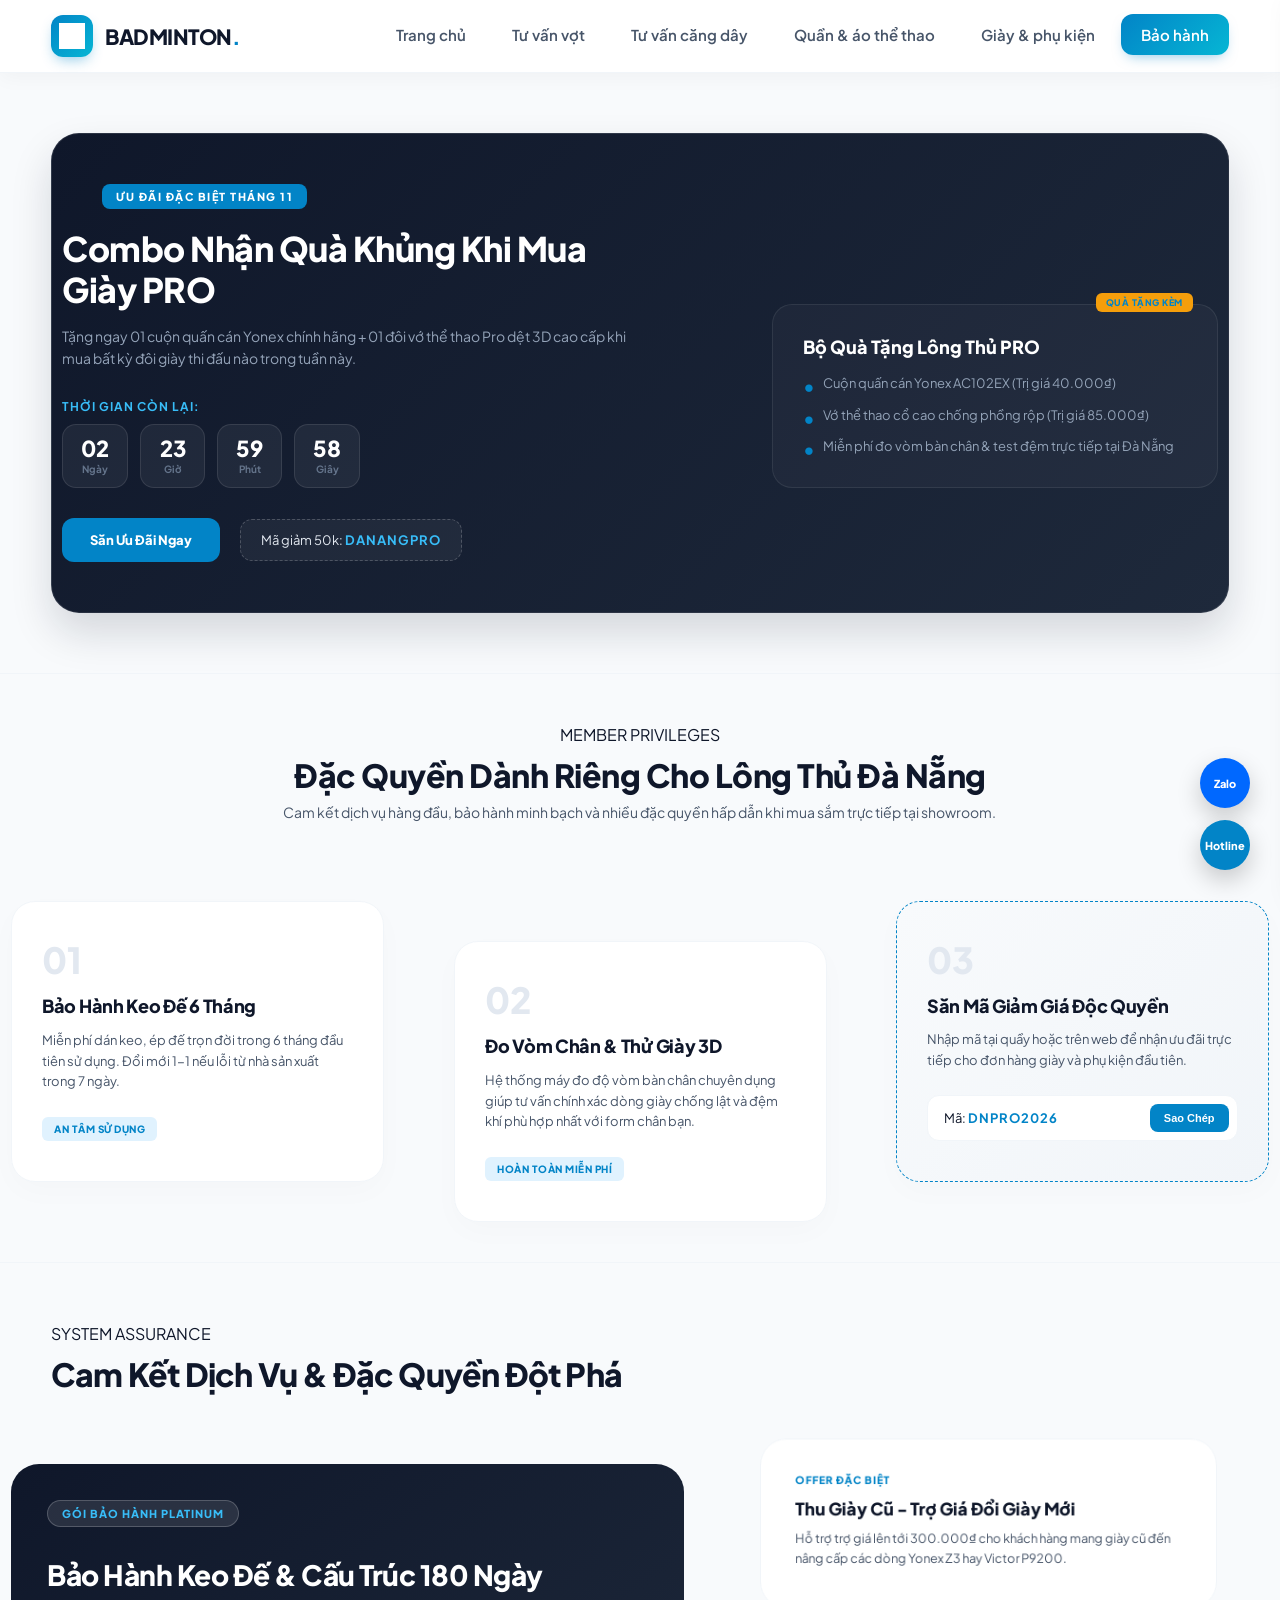
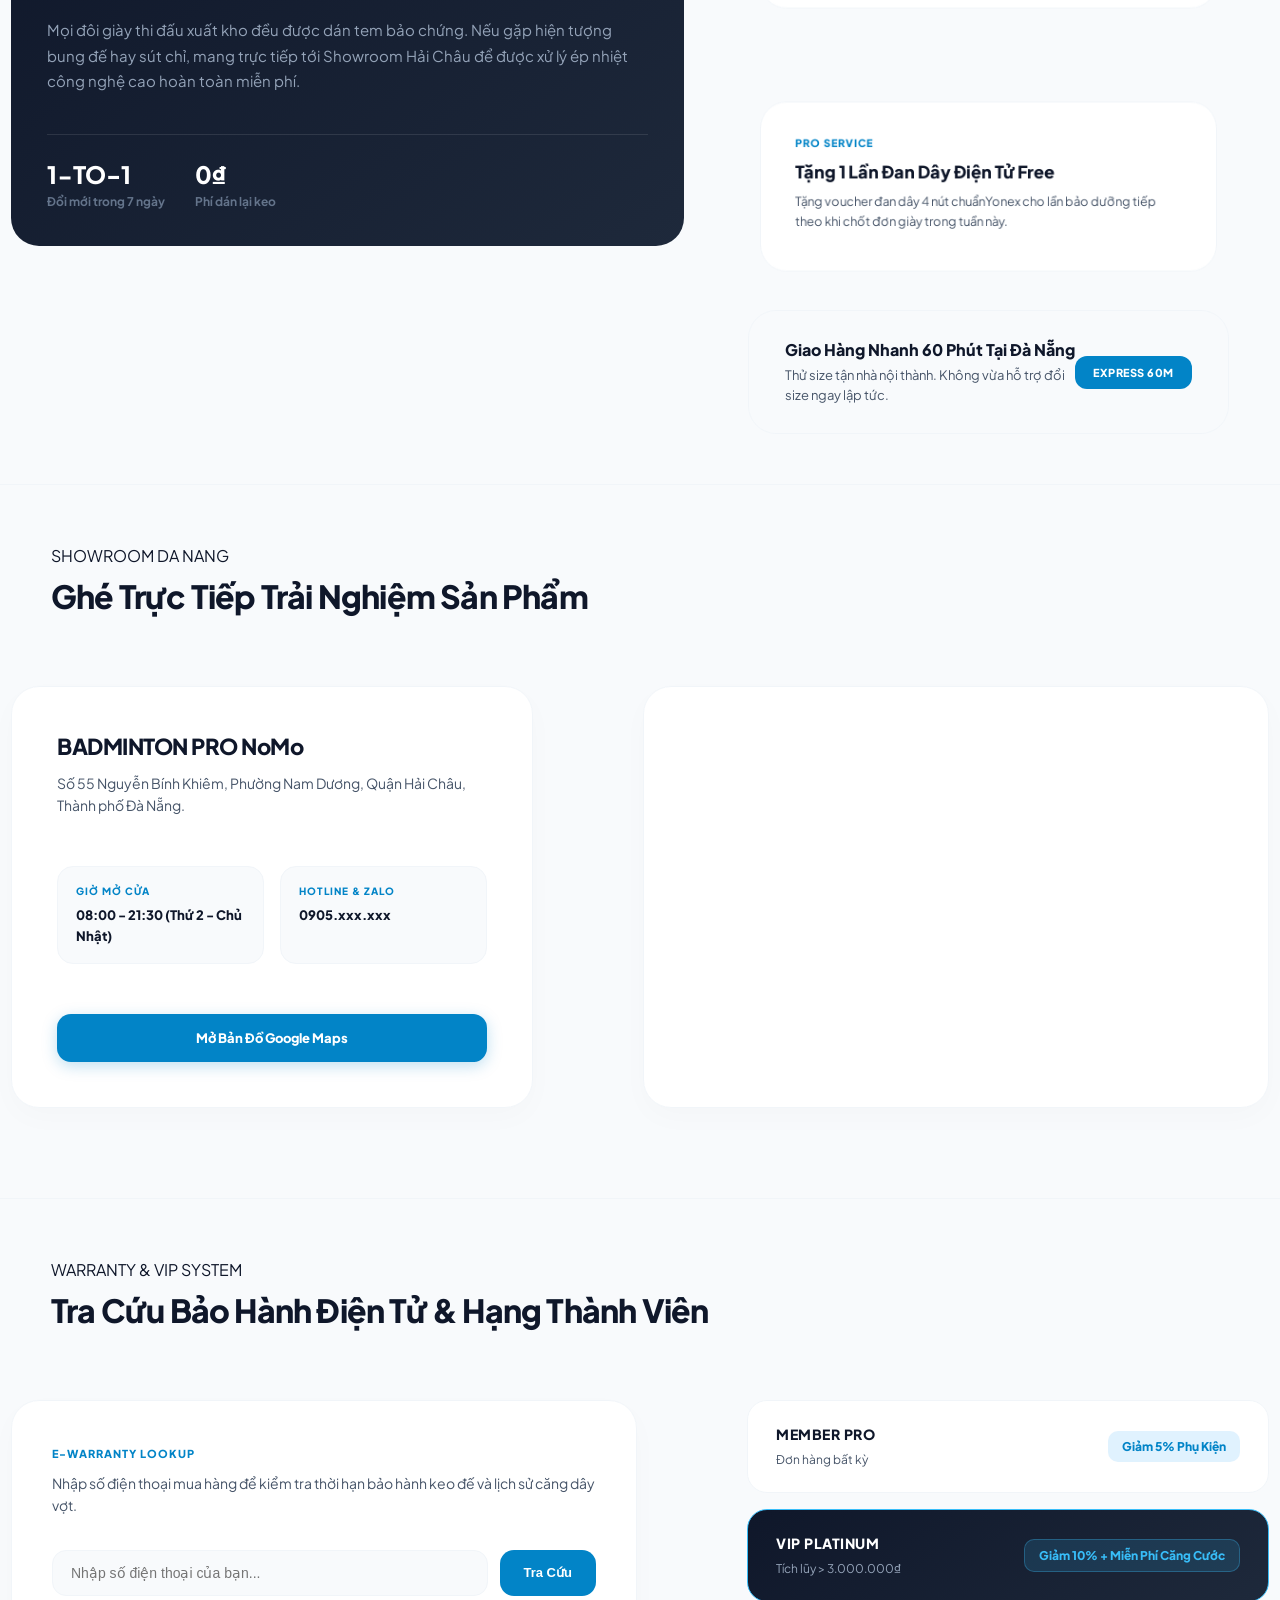
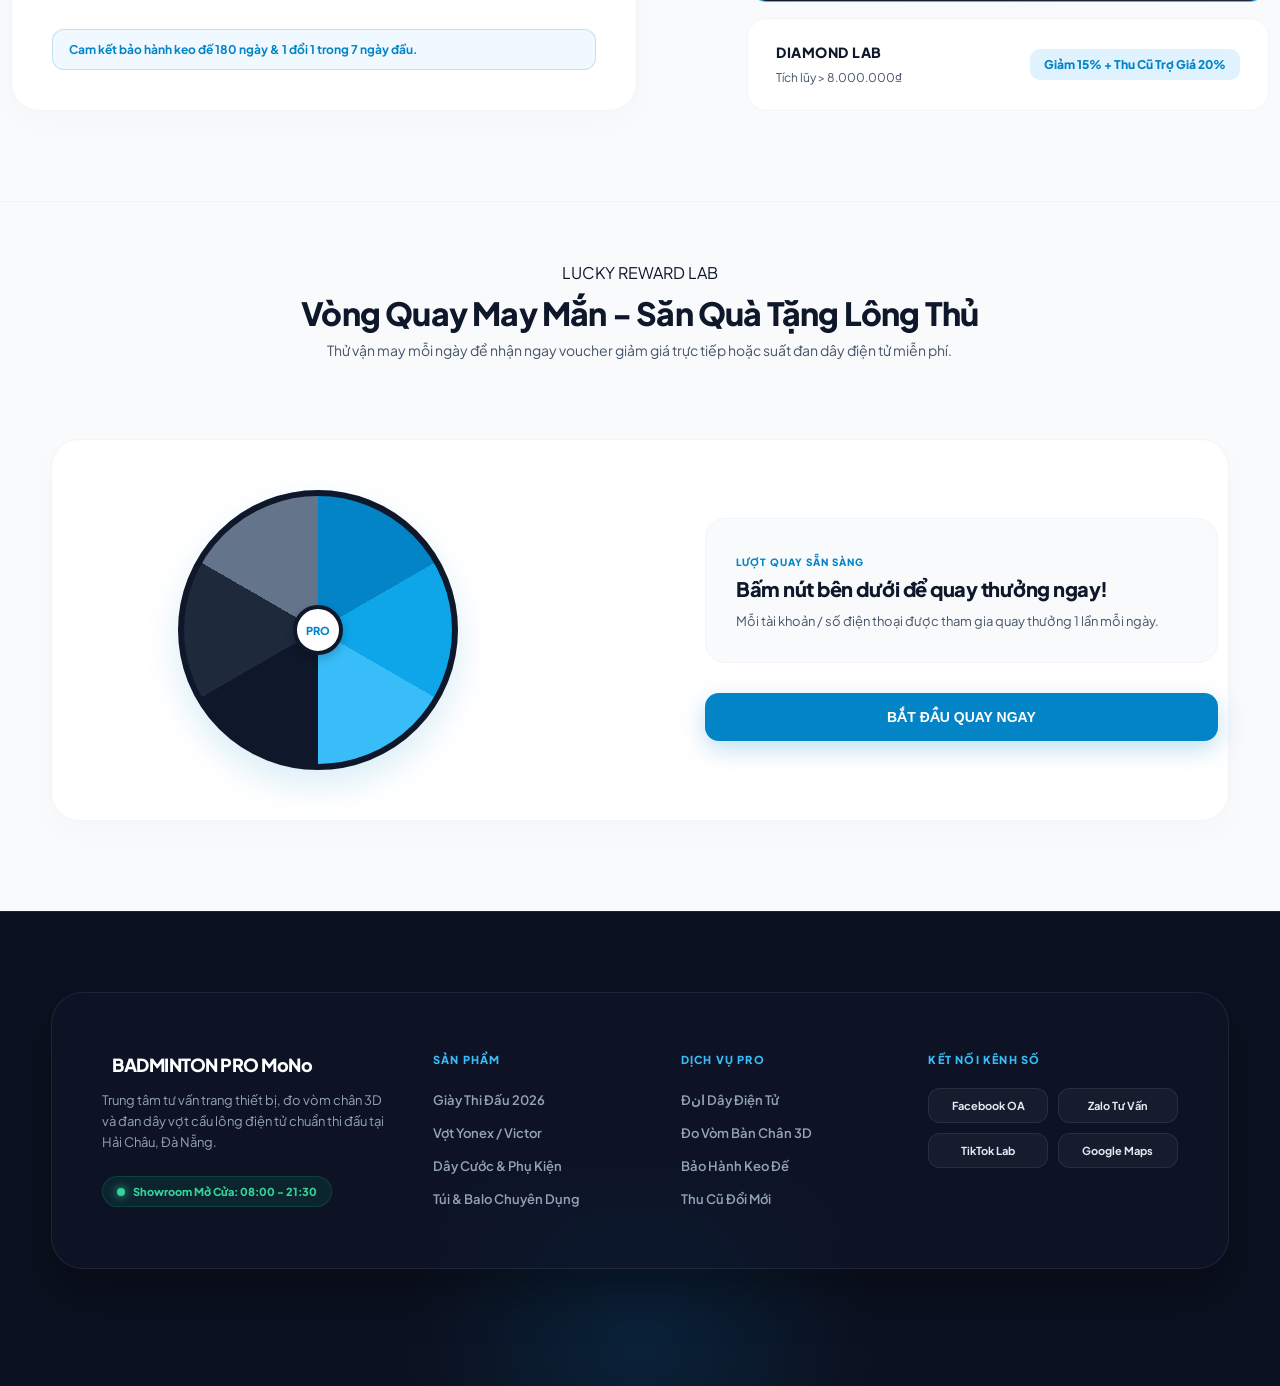
<file: warranty.html>
<!doctype html>
<html lang="en">
  <head>
    <meta charset="UTF-8" />
    <meta name="viewport" content="width=device-width, initial-scale=1.0" />
    <link rel="stylesheet" href="warranty.css" />
    <title>Document</title>
  </head>
  <body>
    <!-- ================= FLOATING CONTACT WIDGET ================= -->
    <div class="floating-contact-widget">
      <!-- Nút Zalo -->
      <a
        href="https://zalo.me/0905xxxxxx"
        target="_blank"
        class="widget-btn zalo-btn"
        title="Chat qua Zalo"
      >
        <span class="widget-icon-text">Zalo</span>
        <span class="widget-tooltip">Tư vấn nhanh qua Zalo</span>
      </a>

      <!-- Nút Gọi Hotline -->
      <a href="tel:0905xxxxxx" class="widget-btn phone-btn" title="Gọi ngay">
        <span class="widget-icon-text">Hotline</span>
        <span class="widget-tooltip">Gọi trực tiếp shop</span>
      </a>
    </div>

    <!-- HEADER -->
    <header class="main-header">
      <div class="header-container">
        <!-- Logo shop -->
        <a href="index.html" class="logo">
          <span class="logo-icon">
            <img src="./img/logo.png" alt="Logo Shop Vợt Cầu Lông" />
          </span>
          <span class="logo-text">
            BADMINTON<span class="logo-accent">.</span>
          </span>
        </a>
        <!-- Nút hamburger  mobile -->
        <button
          class="menu-toggle"
          id="menuToggle"
          aria-label="Mở menu"
          aria-expanded="false"
        >
          <span></span>
          <span></span>
          <span></span>
        </button>

        <!-- Thanh điều hướng -->
        <nav class="navbar" id="navbar">
          <ul>
            <li><a href="index.html">Trang chủ</a></li>
            <li><a href="products.html">Tư vấn vợt</a></li>
            <li><a href="guide.html">Tư vấn căng dây</a></li>
            <li><a href="services.html">Quần & áo thể thao</a></li>
            <li><a href="shoes.html">Giày & phụ kiện</a></li>

            <li><a href="warranty.html" class="active">Bảo hành</a></li>
          </ul>
        </nav>
      </div>
    </header>
    <!-- ================= PROMO & OFFERS SECTION ================= -->
    <section class="promo-offers-wrapper">
      <div class="promo-offers-container">
        <div class="promo-card-main">
          <div class="promo-badge">ƯU ĐÃI ĐẶC BIỆT THÁNG 11</div>

          <div class="promo-grid">
            <!-- Cột trái: Thông tin ưu đãi & Bộ đếm ngược (Bay từ trái sang) -->
            <div
              class="promo-info-col animate-on-scroll"
              style="transform: translateX(-40px); animation-delay: 0.1s"
            >
              <h2>Combo Nhận Quà Khủng Khi Mua Giày PRO</h2>
              <p class="promo-sub">
                Tặng ngay 01 cuộn quấn cán Yonex chính hãng + 01 đôi vớ thể thao
                Pro dệt 3D cao cấp khi mua bất kỳ đôi giày thi đấu nào trong
                tuần này.
              </p>

              <!-- Bộ đếm ngược thời gian -->
              <div class="countdown-timer">
                <span class="timer-title">Thời gian còn lại:</span>
                <div class="timer-boxes">
                  <div class="t-box">
                    <span id="days">02</span><label>Ngày</label>
                  </div>
                  <div class="t-box">
                    <span id="hours">14</span><label>Giờ</label>
                  </div>
                  <div class="t-box">
                    <span id="minutes">35</span><label>Phút</label>
                  </div>
                  <div class="t-box">
                    <span id="seconds">50</span><label>Giây</label>
                  </div>
                </div>
              </div>

              <!-- Nút nhận ưu đãi -->
              <div class="promo-actions">
                <a href="#shoes-grid" class="btn-claim-promo"
                  >Săn Ưu Đãi Ngay</a
                >
                <div class="voucher-code-box">
                  <span>Mã giảm 50k: <strong>DANANGPRO</strong></span>
                </div>
              </div>
            </div>

            <!-- Cột phải: Quà tặng kèm (Bay từ phải sang) -->
            <div
              class="promo-gift-col animate-on-scroll"
              style="transform: translateX(40px); animation-delay: 0.25s"
            >
              <div class="gift-item-card">
                <div class="gift-tag">QUÀ TẶNG KÈM</div>
                <h4>Bộ Quà Tặng Lông Thủ PRO</h4>
                <ul>
                  <li>Cuộn quấn cán Yonex AC102EX (Trị giá 40.000₫)</li>
                  <li>Vớ thể thao cổ cao chống phồng rộp (Trị giá 85.000₫)</li>
                  <li>
                    Miễn phí đo vòm bàn chân & test đệm trực tiếp tại Đà Nẵng
                  </li>
                </ul>
              </div>
            </div>
          </div>
        </div>
      </div>
    </section>

    <!-- ================= VIP PERKS & VOUCHER SECTION ================= -->
    <section class="vip-perks-wrapper">
      <div class="vip-perks-container">
        <!-- Tiêu đề tổng: Thả nhẹ từ trên xuống -->
        <div
          class="perks-header animate-on-scroll"
          style="transform: translateY(-30px); animation-delay: 0.1s"
        >
          <span class="badge-tech-light">MEMBER PRIVILEGES</span>
          <h2>Đặc Quyền Dành Riêng Cho Lông Thủ Đà Nẵng</h2>
          <p>
            Cam kết dịch vụ hàng đầu, bảo hành minh bạch và nhiều đặc quyền hấp
            dẫn khi mua sắm trực tiếp tại showroom.
          </p>
        </div>

        <div class="perks-grid">
          <!-- Đặc quyền 1: Bảo hành keo đế (Bay từ trái sang) -->
          <div
            class="perk-card animate-on-scroll"
            style="transform: translateX(-40px); animation-delay: 0.2s"
          >
            <div class="perk-num">01</div>
            <h3>Bảo Hành Keo Đế 6 Tháng</h3>
            <p>
              Miễn phí dán keo, ép đế trọn đời trong 6 tháng đầu tiên sử dụng.
              Đổi mới 1-1 nếu lỗi từ nhà sản xuất trong 7 ngày.
            </p>
            <span class="perk-tag">AN TÂM SỬ DỤNG</span>
          </div>

          <!-- Đặc quyền 2: Đo vòm chân chuyên sâu (Trượt từ dưới lên) -->
          <div
            class="perk-card animate-on-scroll"
            style="transform: translateY(40px); animation-delay: 0.3s"
          >
            <div class="perk-num">02</div>
            <h3>Đo Vòm Chân & Thử Giày 3D</h3>
            <p>
              Hệ thống máy đo độ vòm bàn chân chuyên dụng giúp tư vấn chính xác
              dòng giày chống lật và đệm khí phù hợp nhất với form chân bạn.
            </p>
            <span class="perk-tag">HOÀN TOÀN MIỄN PHÍ</span>
          </div>

          <!-- Đặc quyền 3: Voucher tích lũy (Bay từ phải sang) -->
          <div
            class="perk-card promo-box-card animate-on-scroll"
            style="transform: translateX(40px); animation-delay: 0.4s"
          >
            <div class="perk-num">03</div>
            <h3>Săn Mã Giảm Giá Độc Quyền</h3>
            <p>
              Nhập mã tại quầy hoặc trên web để nhận ưu đãi trực tiếp cho đơn
              hàng giày và phụ kiện đầu tiên.
            </p>
            <div class="voucher-code-pill">
              <span>Mã: <strong>DNPRO2026</strong></span>
              <button
                class="btn-copy-code"
                onclick="alert('Đã sao chép mã giảm giá!')"
              >
                Sao Chép
              </button>
            </div>
          </div>
        </div>
      </div>
    </section>

    <!-- ================= INNOVATIVE PROMO & WARRANTY BENTO ================= -->
    <section class="bento-warranty-wrapper">
      <div class="bento-warranty-container">
        <!-- Tiêu đề Bento: Thả nhẹ từ trên xuống -->
        <div
          class="bento-header animate-on-scroll"
          style="transform: translateY(-30px); animation-delay: 0.1s"
        >
          <span class="badge-tech-light">SYSTEM ASSURANCE</span>
          <h2>Cam Kết Dịch Vụ & Đặc Quyền Đột Phá</h2>
        </div>

        <!-- Lưới Bento 4 khối với kích thước và góc nhìn hoàn toàn mới -->
        <div class="bento-grid-layout">
          <!-- Khối chính siêu to bên trái (Hero Bento - Bay từ trái sang) -->
          <div
            class="bento-card bento-hero animate-on-scroll"
            style="transform: translateX(-40px); animation-delay: 0.2s"
          >
            <div class="bento-tag-status">GÓI BẢO HÀNH PLATINUM</div>
            <div class="bento-hero-body">
              <h3>Bảo Hành Keo Đế & Cấu Trúc 180 Ngày</h3>
              <p>
                Mọi đôi giày thi đấu xuất kho đều được dán tem bảo chứng. Nếu
                gặp hiện tượng bung đế hay sút chỉ, mang trực tiếp tới Showroom
                Hải Châu để được xử lý ép nhiệt công nghệ cao hoàn toàn miễn
                phí.
              </p>
            </div>
            <div class="bento-tech-specs">
              <div class="tech-spec-item">
                <span class="spec-num">1-TO-1</span>
                <span class="spec-text">Đổi mới trong 7 ngày</span>
              </div>
              <div class="tech-spec-item">
                <span class="spec-num">0₫</span>
                <span class="spec-text">Phí dán lại keo</span>
              </div>
            </div>
          </div>

          <!-- Khối 2: Đổi mới cũ lấy mới / Trade-in (Trượt từ trên xuống) -->
          <div
            class="bento-card bento-small perk-tradein animate-on-scroll"
            style="
              transform: translateY(-30px) scale(0.95);
              animation-delay: 0.3s;
            "
          >
            <div class="bento-mini-label">OFFER ĐẶC BIỆT</div>
            <h4>Thu Giày Cũ - Trợ Giá Đổi Giày Mới</h4>
            <p>
              Hỗ trợ trợ giá lên tới 300.000₫ cho khách hàng mang giày cũ đến
              nâng cấp các dòng Yonex Z3 hay Victor P9200.
            </p>
          </div>

          <!-- Khối 3: Thẻ ưu đãi đan dây (Trượt từ dưới lên) -->
          <div
            class="bento-card bento-small perk-stringing animate-on-scroll"
            style="
              transform: translateY(30px) scale(0.95);
              animation-delay: 0.4s;
            "
          >
            <div class="bento-mini-label">PRO SERVICE</div>
            <h4>Tặng 1 Lần Đan Dây Điện Tử Free</h4>
            <p>
              Tặng voucher đan dây 4 nút chuẩnYonex cho lần bảo dưỡng tiếp theo
              khi chốt đơn giày trong tuần này.
            </p>
          </div>

          <!-- Khối 4: Dịch vụ Ship Hỏa Tốc Đà Nẵng (Trượt mượt từ dưới lên) -->
          <div
            class="bento-card bento-wide perk-shipping animate-on-scroll"
            style="transform: translateY(40px); animation-delay: 0.5s"
          >
            <div class="shipping-content">
              <h4>Giao Hàng Nhanh 60 Phút Tại Đà Nẵng</h4>
              <p>
                Thử size tận nhà nội thành. Không vừa hỗ trợ đổi size ngay lập
                tức.
              </p>
            </div>
            <div class="shipping-badge-speed">EXPRESS 60M</div>
          </div>
        </div>
      </div>
    </section>

    <!-- ================= SHOWROOM LOCATION & MAP SECTION ================= -->
    <section class="location-map-wrapper">
      <div class="location-map-container">
        <!-- Tiêu đề tổng: Thả nhẹ từ trên xuống -->
        <div
          class="location-header animate-on-scroll"
          style="transform: translateY(-30px); animation-delay: 0.1s"
        >
          <span class="badge-tech-light">SHOWROOM DA NANG</span>
          <h2>Ghé Trực Tiếp Trải Nghiệm Sản Phẩm</h2>
        </div>

        <div class="location-grid-layout">
          <!-- Cột thông tin chi tiết bên trái (Bay từ trái sang) -->
          <div
            class="location-info-card animate-on-scroll"
            style="transform: translateX(-40px); animation-delay: 0.2s"
          >
            <div class="info-block">
              <h3>BADMINTON PRO NoMo</h3>
              <p class="address-text">
                Số 55 Nguyễn Bính Khiêm, Phường Nam Dương, Quận Hải Châu, Thành
                phố Đà Nẵng.
              </p>
            </div>

            <div class="info-details-grid">
              <div class="detail-box">
                <span class="detail-label">GIỜ MỞ CỬA</span>
                <span class="detail-value"
                  >08:00 - 21:30 (Thứ 2 - Chủ Nhật)</span
                >
              </div>
              <div class="detail-box">
                <span class="detail-label">HOTLINE & ZALO</span>
                <span class="detail-value">0905.xxx.xxx</span>
              </div>
            </div>

            <div class="location-actions">
              <a
                href="https://maps.google.com/?q=55+Nguyen+Binh+Khiem+Hai+Chau+Da+Nang"
                target="_blank"
                class="btn-map-directions"
                >Mở Bản Đồ Google Maps</a
              >
            </div>
          </div>

          <!-- Cột khung bản đồ bên phải (Bay từ phải sang) -->
          <div
            class="map-frame-card animate-on-scroll"
            style="transform: translateX(40px); animation-delay: 0.35s"
          >
            <iframe
              src="https://www.google.com/maps/embed?pb=!1m18!1m12!1m3!1d3833.8015523999997!2d108.2177!3d16.0678!2m3!1f0!2f0!3f0!3m2!1i1024!2i768!4f13.1!3m3!1m2!1s0x314218305d214a19%3A0x13d6a6a4a6e4d2a!2zNTUgTmd1eeG7hW4gQsOsbmggS2hpw6ptLCBOYW0gROGawqFuZywgSGFpIENoYXUsIMSQw6AgTuG6tW5nIDU1MDAwMCwgVmlldG5hbQ!5e0!3m2!1sen!2svn!4v1700000000000!5m2!1sen!2svn"
              width="100%"
              height="100%"
              style="border: 0"
              allowfullscreen=""
              loading="lazy"
              referrerpolicy="no-referrer-when-downgrade"
            >
            </iframe>
          </div>
        </div>
      </div>
    </section>

    <!-- ================= WARRANTY CHECK & VIP TIERS SECTION ================= -->
    <section class="warranty-check-wrapper">
      <div class="warranty-check-container">
        <!-- Tiêu đề tổng: Thả nhẹ từ trên xuống -->
        <div
          class="warranty-check-header animate-on-scroll"
          style="transform: translateY(-30px); animation-delay: 0.1s"
        >
          <span class="badge-tech-light">WARRANTY & VIP SYSTEM</span>
          <h2>Tra Cứu Bảo Hành Điện Tử & Hạng Thành Viên</h2>
        </div>

        <div class="warranty-check-grid">
          <!-- Cột trái: Khung tra cứu bảo hành qua SĐT (Bay từ trái sang) -->
          <div
            class="check-box-card animate-on-scroll"
            style="transform: translateX(-40px); animation-delay: 0.2s"
          >
            <div class="check-card-head">
              <span class="check-card-tag">E-WARRANTY LOOKUP</span>
              <p>
                Nhập số điện thoại mua hàng để kiểm tra thời hạn bảo hành keo đế
                và lịch sử căng dây vợt.
              </p>
            </div>

            <div class="check-input-group">
              <input
                type="tel"
                class="input-phone-check"
                placeholder="Nhập số điện thoại của bạn..."
              />
              <button
                class="btn-submit-check"
                onclick="alert('Đang tra cứu dữ liệu bảo hành...')"
              >
                Tra Cứu
              </button>
            </div>

            <div class="check-note-box">
              <span
                >Cam kết bảo hành keo đế 180 ngày & 1 đổi 1 trong 7 ngày
                đầu.</span
              >
            </div>
          </div>

          <!-- Cột phải: Bảng hạn mức ưu đãi VIP (Bay từ phải sang) -->
          <div
            class="vip-tiers-card animate-on-scroll"
            style="transform: translateX(40px); animation-delay: 0.35s"
          >
            <div class="tier-item">
              <div class="tier-info">
                <span class="tier-name">MEMBER PRO</span>
                <span class="tier-condition">Đơn hàng bất kỳ</span>
              </div>
              <span class="tier-benefit">Giảm 5% Phụ Kiện</span>
            </div>

            <div class="tier-item active-tier">
              <div class="tier-info">
                <span class="tier-name">VIP PLATINUM</span>
                <span class="tier-condition">Tích lũy > 3.000.000₫</span>
              </div>
              <span class="tier-benefit">Giảm 10% + Miễn Phí Căng Cước</span>
            </div>

            <div class="tier-item">
              <div class="tier-info">
                <span class="tier-name">DIAMOND LAB</span>
                <span class="tier-condition">Tích lũy > 8.000.000₫</span>
              </div>
              <span class="tier-benefit">Giảm 15% + Thu Cũ Trợ Giá 20%</span>
            </div>
          </div>
        </div>
      </div>
    </section>

    <!-- ================= SLIDE-OVER CART DRAWER ================= -->
    <div class="cart-drawer-overlay" id="cartOverlay"></div>
    <aside class="cart-drawer" id="cartDrawer">
      <div class="cart-drawer-header">
        <h3>Giỏ Hàng Của Bạn</h3>
        <button class="btn-close-cart" id="btnCloseCart">&times;</button>
      </div>

      <div class="cart-drawer-body">
        <!-- Danh sách món hàng trong giỏ -->
        <div class="cart-item">
          <div class="cart-item-img">
            <span class="img-badge">GIÀY</span>
          </div>
          <div class="cart-item-info">
            <span class="cart-item-title"
              >Yonex Power Cushion Eclipsion Z3</span
            >
            <span class="cart-item-spec"
              >Size: 42 (27.0cm) | Color: White/Slate</span
            >
            <div class="cart-item-price-wrap">
              <span class="cart-item-price">3.250.000₫</span>
              <div class="qty-control">
                <button class="qty-btn">-</button>
                <span class="qty-val">1</span>
                <button class="qty-btn">+</button>
              </div>
            </div>
          </div>
        </div>

        <!-- Quà tặng kèm bảo hành -->
        <div class="cart-gift-box">
          <span class="gift-tag">ĐẶC QUYỀN ĐÈN XANH</span>
          <p>
            Tặng kèm 01 Voucher Căng Cước Điện Tử 0đ + Thẻ Bảo Hành Keo Đế 180
            Ngày.
          </p>
        </div>
      </div>

      <div class="cart-drawer-footer">
        <div class="cart-summary-line">
          <span>Tạm tính</span>
          <span class="summary-val">3.250.000₫</span>
        </div>
        <div class="cart-summary-line free-ship">
          <span>Vận chuyển (Nội thành ĐN)</span>
          <span class="summary-val">MIỄN PHÍ</span>
        </div>
        <div class="cart-total-line">
          <span>Tổng thanh toán</span>
          <span class="total-val">3.250.000₫</span>
        </div>
        <button class="btn-checkout-now">Xác Nhận Đặt Hàng Hỏa Tốc</button>
      </div>
    </aside>

    <!-- ================= LUCKY WHEEL MINI GAME SECTION ================= -->
    <section class="wheel-game-wrapper">
      <div class="wheel-game-container">
        <!-- Tiêu đề tổng: Thả nhẹ từ trên xuống -->
        <div
          class="wheel-header animate-on-scroll"
          style="transform: translateY(-30px); animation-delay: 0.1s"
        >
          <span class="badge-tech-light">LUCKY REWARD LAB</span>
          <h2>Vòng Quay May Mắn - Săn Quà Tặng Lông Thủ</h2>
          <p>
            Thử vận may mỗi ngày để nhận ngay voucher giảm giá trực tiếp hoặc
            suất đan dây điện tử miễn phí.
          </p>
        </div>

        <div class="wheel-card-main">
          <!-- Cột trái: Vòng quay 3D (Bay từ trái sang) -->
          <div
            class="wheel-visual-side animate-on-scroll"
            style="transform: translateX(-40px); animation-delay: 0.2s"
          >
            <div class="wheel-circle-box" id="spinWheel">
              <div class="wheel-center-pin">PRO</div>
            </div>
          </div>

          <!-- Cột phải: Khung phần thưởng & nút quay (Bay từ phải sang) -->
          <div
            class="wheel-action-side animate-on-scroll"
            style="transform: translateX(40px); animation-delay: 0.35s"
          >
            <div class="reward-notice-box" id="rewardNotice">
              <span class="notice-tag">LƯỢT QUAY SẴN SÀNG</span>
              <h3>Bấm nút bên dưới để quay thưởng ngay!</h3>
              <p>
                Mỗi tài khoản / số điện thoại được tham gia quay thưởng 1 lần
                mỗi ngày.
              </p>
            </div>

            <button class="btn-spin-action" id="btnSpin">
              BẮT ĐẦU QUAY NGAY
            </button>
          </div>
        </div>
      </div>
    </section>

    <!-- ================= SITE FOOTER SECTION ================= -->
    <footer class="site-footer-wrapper">
      <div class="site-footer-container">
        <!-- Khung chính -->
        <div
          class="footer-glass-box animate-on-scroll"
          style="animation-delay: 0.1s"
        >
          <!-- Cột trái: Thông tin thương hiệu & Trạng thái -->
          <div class="footer-brand-col">
            <a href="#" class="footer-logo">
              <div class="logo-accent"></div>
              <span>BADMINTON PRO MoNo</span>
            </a>
            <p class="brand-desc">
              Trung tâm tư vấn trang thiết bị, đo vòm chân 3D và đan dây vợt cầu
              lông điện tử chuẩn thi đấu tại Hải Châu, Đà Nẵng.
            </p>

            <div class="showroom-status-pill">
              <span class="status-dot"></span>
              <span>Showroom Mở Cửa: 08:00 - 21:30</span>
            </div>
          </div>

          <!-- Cột 1: Sản phẩm -->
          <div class="footer-links-col">
            <span class="footer-col-title">SẢN PHẨM</span>
            <ul>
              <li><a href="#">Giày Thi Đấu 2026</a></li>
              <li><a href="#">Vợt Yonex / Victor</a></li>
              <li><a href="#">Dây Cước & Phụ Kiện</a></li>
              <li><a href="#">Túi & Balo Chuyên Dụng</a></li>
            </ul>
          </div>

          <!-- Cột 2: Dịch vụ -->
          <div class="footer-links-col">
            <span class="footer-col-title">DỊCH VỤ PRO </span>
            <ul>
              <li><a href="#">Đان Dây Điện Tử</a></li>
              <li><a href="#">Đo Vòm Bàn Chân 3D</a></li>
              <li><a href="#">Bảo Hành Keo Đế</a></li>
              <li><a href="#">Thu Cũ Đổi Mới</a></li>
            </ul>
          </div>

          <!-- Cột 3: Kết nối mạng xã hội -->
          <div class="footer-social-col">
            <span class="footer-col-title">KẾT NỐI KÊNH SỐ</span>
            <div class="social-grid">
              <a href="#" class="social-btn">Facebook OA</a>
              <a href="#" class="social-btn">Zalo Tư Vấn</a>
              <a href="#" class="social-btn">TikTok Lab</a>
              <a href="#" class="social-btn">Google Maps</a>
            </div>
          </div>
        </div>

        <!-- Thanh bản quyền dưới cùng (Trễ hơn một chút 0.3s) -->
        <div
          class="footer-bottom-bar animate-on-scroll"
          style="animation-delay: 0.3s"
        >
          <p>© 2026 Badminton Pro MoNo Da Nang.</p>
          <div class="payment-badges">
            <span>QR Pay</span>
            <span>Ví MoMo</span>
            <span>COD Đà Nẵng</span>
          </div>
        </div>
      </div>
    </footer>
    <!-- Thư viện WOW.js -->
    <script src="https://cdnjs.cloudflare.com/ajax/libs/wow/1.1.2/wow.min.js"></script>
    <script>
      // Kích hoạt hiệu ứng chạy khi cuộn tới
      new WOW().init();
    </script>
    <script src="script.js"></script>
  </body>
</html>
</file>
<file: guide.css>
@import url("https://fonts.googleapis.com/css2?family=Plus+Jakarta+Sans:wght@400;500;600;700;800&family=Lexend:wght@600;700;800&display=swap");
.animate-on-scroll,
.reveal-item {
  opacity: 0;
  transform: translateY(40px);
  transition:
    opacity 0.8s cubic-bezier(0.16, 1, 0.3, 1),
    transform 0.8s cubic-bezier(0.16, 1, 0.3, 1);
  will-change: opacity, transform;
}

.animate-on-scroll.active,
.reveal-item.active {
  opacity: 1;
  transform: translateY(0);
}
:root {
  --color-primary: #0284c7;
  --color-primary-dark: #0369a1;
  --color-primary-light: #e0f2fe;
  --color-accent: #06b6d4;
  --color-text: #0f172a;
  --color-text-soft: #475569;
  --color-text-muted: #64748b;
  --color-bg: #f8fafc;
  --color-border: #e2e8f0;
  --header-height: 72px;
}

/* Sửa lỗi selector dấu trừ '-' thành '*' */
* {
  box-sizing: border-box;
  margin: 0;
  padding: 0;
}

body {
  font-family: "Plus Jakarta Sans", sans-serif;
  background-color: var(--color-bg);
  color: var(--color-text);
}
/* ================================ FLOATING CONTACT WIDGET ================================ */
.floating-contact-widget {
  position: fixed;
  bottom: 30px;
  right: 30px;
  z-index: 999;
  display: flex;
  flex-direction: column;
  gap: 12px;
}

.widget-btn {
  position: relative;
  width: 50px;
  height: 50px;
  border-radius: 50%;
  display: flex;
  align-items: center;
  justify-content: center;
  text-decoration: none;
  color: #ffffff;
  font-size: 11px;
  font-weight: 800;
  box-shadow: 0 10px 25px rgba(0, 0, 0, 0.2);
  transition: all 0.3s cubic-bezier(0.16, 1, 0.3, 1);
}

.zalo-btn {
  background: #0068ff; /* Màu đặc trưng của Zalo */
  animation: pulseZalo 2s infinite;
}

.phone-btn {
  background: var(--color-primary);
}

.widget-btn:hover {
  transform: scale(1.1);
  box-shadow: 0 15px 35px rgba(2, 132, 199, 0.4);
}

/* Tooltip hiển thị khi rê chuột */
.widget-tooltip {
  position: absolute;
  right: 65px;
  background: #0f172a;
  color: #ffffff;
  padding: 6px 12px;
  border-radius: 6px;
  font-size: 11px;
  font-weight: 700;
  white-space: nowrap;
  opacity: 0;
  visibility: hidden;
  transform: translateX(10px);
  transition: all 0.3s ease;
  pointer-events: none;
  box-shadow: 0 5px 15px rgba(0, 0, 0, 0.1);
}

.widget-btn:hover .widget-tooltip {
  opacity: 1;
  visibility: visible;
  transform: translateX(0);
}

/* Hiệu ứng nhấp nháy thu hút sự chú ý cho nút Zalo */
@keyframes pulseZalo {
  0% {
    box-shadow: 0 0 0 0 rgba(0, 104, 255, 0.4);
  }
  70% {
    box-shadow: 0 0 0 15px rgba(0, 104, 255, 0);
  }
  100% {
    box-shadow: 0 0 0 0 rgba(0, 104, 255, 0);
  }
}
/* ================================ FLOATING CONTACT WIDGET ================================ */
.floating-contact-widget {
  position: fixed;
  bottom: 30px;
  right: 30px;
  z-index: 999;
  display: flex;
  flex-direction: column;
  gap: 12px;
}

.widget-btn {
  position: relative;
  width: 50px;
  height: 50px;
  border-radius: 50%;
  display: flex;
  align-items: center;
  justify-content: center;
  text-decoration: none;
  color: #ffffff;
  font-size: 11px;
  font-weight: 800;
  box-shadow: 0 10px 25px rgba(0, 0, 0, 0.2);
  transition: all 0.3s cubic-bezier(0.16, 1, 0.3, 1);
}

.zalo-btn {
  background: #0068ff; /* Màu đặc trưng của Zalo */
  animation: pulseZalo 2s infinite;
}

.phone-btn {
  background: var(--color-primary);
}

.widget-btn:hover {
  transform: scale(1.1);
  box-shadow: 0 15px 35px rgba(2, 132, 199, 0.4);
}

/* Tooltip hiển thị khi rê chuột */
.widget-tooltip {
  position: absolute;
  right: 65px;
  background: #0f172a;
  color: #ffffff;
  padding: 6px 12px;
  border-radius: 6px;
  font-size: 11px;
  font-weight: 700;
  white-space: nowrap;
  opacity: 0;
  visibility: hidden;
  transform: translateX(10px);
  transition: all 0.3s ease;
  pointer-events: none;
  box-shadow: 0 5px 15px rgba(0, 0, 0, 0.1);
}

.widget-btn:hover .widget-tooltip {
  opacity: 1;
  visibility: visible;
  transform: translateX(0);
}

/* Hiệu ứng nhấp nháy thu hút sự chú ý cho nút Zalo */
@keyframes pulseZalo {
  0% {
    box-shadow: 0 0 0 0 rgba(0, 104, 255, 0.4);
  }
  70% {
    box-shadow: 0 0 0 15px rgba(0, 104, 255, 0);
  }
  100% {
    box-shadow: 0 0 0 0 rgba(0, 104, 255, 0);
  }
}
/* ===== HEADER ===== */
.main-header {
  background: #ffffff;
  position: sticky;
  top: 0;
  z-index: 99;
  box-shadow: 0 4px 20px rgba(0, 0, 0, 0.04);
  border-bottom: 1px solid var(--color-border);
}

.header-container {
  width: 100%;
  margin: 0 auto;
  display: flex;
  align-items: center;
  justify-content: space-between;
  padding: 12px clamp(20px, 4vw, 60px);
  min-height: var(--header-height);
}

.logo {
  display: flex;
  align-items: center;
  gap: 12px;
  flex-shrink: 0;
  text-decoration: none;
}

.logo-icon {
  display: flex;
  align-items: center;
  justify-content: center;
  width: 42px;
  height: 42px;
  border-radius: 12px;
  background: linear-gradient(
    135deg,
    var(--color-primary),
    var(--color-accent)
  );
  box-shadow: 0 6px 14px -4px rgba(2, 132, 199, 0.45);
  flex-shrink: 0;
  transition: transform 0.35s cubic-bezier(0.16, 1, 0.3, 1);
}

.logo-icon img {
  height: 26px;
  width: 26px;
  object-fit: contain;
  filter: brightness(0) invert(1);
}

.logo-text {
  font-size: 21px;
  font-weight: 800;
  color: var(--color-text);
  letter-spacing: -0.5px;
  line-height: 1;
  white-space: nowrap;
}

.logo-accent {
  color: var(--color-primary);
}

.logo:hover .logo-icon {
  transform: rotate(-8deg) scale(1.08);
}

.logo:hover .logo-text {
  color: var(--color-primary);
  transition: color 0.25s ease;
}

.navbar ul {
  display: flex;
  list-style: none;
  gap: 6px;
}

.navbar a {
  position: relative;
  z-index: 1;
  overflow: hidden;
  display: inline-block;
  text-decoration: none;
  color: var(--color-text-soft);
  font-weight: 600;
  font-size: 15px;
  padding: 11px 20px;
  border-radius: 12px;
  background-image: linear-gradient(
    135deg,
    var(--color-primary),
    var(--color-accent)
  );
  background-repeat: no-repeat;
  background-position: center bottom;
  background-size: 100% 0%;
  transition:
    background-size 0.4s cubic-bezier(0.16, 1, 0.3, 1),
    color 0.3s ease,
    box-shadow 0.4s ease,
    transform 0.4s cubic-bezier(0.16, 1, 0.3, 1);
}

.navbar a::after {
  content: "";
  position: absolute;
  top: 0;
  left: -130%;
  width: 55%;
  height: 100%;
  background: linear-gradient(
    120deg,
    transparent,
    rgba(255, 255, 255, 0.55),
    transparent
  );
  transform: skewX(-22deg);
  transition: left 0.7s ease;
}

.navbar a:hover {
  color: #ffffff;
  background-size: 100% 100%;
  transform: translateY(-3px);
  box-shadow:
    0 12px 24px -8px rgba(2, 132, 199, 0.6),
    0 0 0 1px rgba(2, 132, 199, 0.15);
}

.navbar a:hover::after {
  left: 145%;
}

.navbar a:active {
  transform: translateY(-1px) scale(0.97);
}

.navbar a:focus-visible {
  outline: 2px solid var(--color-primary);
  outline-offset: 3px;
}

.navbar a.active {
  color: #ffffff;
  background-size: 100% 100%;
  box-shadow: 0 6px 14px -6px rgba(2, 132, 199, 0.5);
}

.menu-toggle {
  display: none;
  flex-direction: column;
  justify-content: center;
  gap: 5px;
  width: 44px;
  height: 44px;
  padding: 10px;
  background: none;
  border: none;
  cursor: pointer;
  border-radius: 10px;
}

.menu-toggle:hover {
  background-color: var(--color-border);
}

.menu-toggle span {
  display: block;
  width: 100%;
  height: 2px;
  background-color: var(--color-text);
  border-radius: 2px;
  transition: all 0.3s ease;
}

.menu-toggle.open span:nth-child(1) {
  transform: translateY(7px) rotate(45deg);
}
.menu-toggle.open span:nth-child(2) {
  opacity: 0;
}
.menu-toggle.open span:nth-child(3) {
  transform: translateY(-7px) rotate(-45deg);
}

/* ================================ HERO SECTION (ĐỒNG BỘ NỀN SÁNG VÀ XANH DƯƠNG) ================================ */

.hero-wrapper {
  width: 100%;
  background-color: var(--color-bg);
  background-image:
    linear-gradient(rgba(2, 132, 199, 0.05) 1px, transparent 1px),
    linear-gradient(90deg, rgba(2, 132, 199, 0.05) 1px, transparent 1px);
  background-size: 40px 40px;
  position: relative;
  padding: 60px 4vw;
  box-sizing: border-box;
  overflow: hidden;
}

.hero-wrapper::before {
  content: "";
  position: absolute;
  top: 10%;
  left: 50%;
  transform: translateX(-50%);
  width: 800px;
  height: 400px;
  background: radial-gradient(
    circle,
    rgba(2, 132, 199, 0.08) 0%,
    rgba(248, 250, 252, 0) 70%
  );
  pointer-events: none;
  z-index: 1;
}

.hero-container {
  position: relative;
  z-index: 2;
  width: 100%;
  max-width: 1600px;
  margin: 0 auto;
  display: grid;
  grid-template-columns: 1.1fr 0.9fr;
  gap: 60px;
  align-items: center;
  background-color: #ffffff;
  border: 1px solid var(--color-border);
  border-radius: 28px;
  padding: 60px;
  box-shadow: 0 20px 40px rgba(15, 23, 42, 0.05);
}

.hero-badge {
  display: inline-block;
  background-color: var(--color-primary-light);
  color: var(--color-primary-dark);
  font-size: 12px;
  font-weight: 800;
  letter-spacing: 2px;
  padding: 6px 16px;
  border-radius: 50px;
  margin-bottom: 24px;
}

.hero-title {
  color: var(--color-text);
  font-size: clamp(32px, 4vw, 56px);
  font-weight: 900;
  line-height: 1.15;
  letter-spacing: -1px;
  margin-bottom: 20px;
}

.hero-desc {
  color: var(--color-text-soft);
  font-size: clamp(16px, 1.5vw, 18px);
  line-height: 1.6;
  margin-bottom: 40px;
  max-width: 700px;
}

.hero-stats {
  display: flex;
  gap: 40px;
  padding-top: 30px;
  border-top: 1px solid var(--color-border);
  margin-bottom: 40px;
}

.stat-box {
  display: flex;
  flex-direction: column;
}

.stat-number {
  color: var(--color-primary);
  font-size: 26px;
  font-weight: 900;
  letter-spacing: -0.5px;
}

.stat-label {
  color: var(--color-text-muted);
  font-size: 12px;
  font-weight: 700;
  margin-top: 4px;
  letter-spacing: 1px;
}

.btn-primary {
  display: inline-block;
  background: linear-gradient(
    135deg,
    var(--color-primary),
    var(--color-accent)
  );
  color: #ffffff;
  font-size: 15px;
  font-weight: 800;
  padding: 18px 36px;
  border-radius: 14px;
  text-decoration: none;
  letter-spacing: 0.5px;
  transition: all 0.3s cubic-bezier(0.16, 1, 0.3, 1);
  box-shadow: 0 10px 20px -5px rgba(2, 132, 199, 0.4);
}

.btn-primary:hover {
  transform: translateY(-3px);
  box-shadow: 0 15px 30px -5px rgba(2, 132, 199, 0.55);
}

.hero-media {
  position: relative;
  width: 100%;
  height: 100%;
  min-height: 400px;
  border-radius: 20px;
  overflow: hidden;
  border: 1px solid var(--color-border);
}

.hero-media img {
  width: 100%;
  height: 100%;
  object-fit: cover;
  transition: transform 0.6s ease;
}

.hero-container:hover .hero-media img {
  transform: scale(1.04);
}
/* ================================ DYNAMIC STRINGS SECTION ================================ */
.strings-wrapper {
  width: 100%;
  background-color: #f8fafc;
  padding: 80px 4vw;
  box-sizing: border-box;
}

.strings-container {
  max-width: 1600px;
  margin: 0 auto;
}

.section-header {
  text-align: center;
  margin-bottom: 50px;
}

.section-badge {
  display: inline-block;
  background-color: #0f172a;
  color: #ffffff;
  font-size: 11px;
  font-weight: 800;
  letter-spacing: 2px;
  padding: 5px 14px;
  border-radius: 20px;
  margin-bottom: 14px;
}

.section-header h2 {
  color: #0f172a;
  font-size: clamp(28px, 3vw, 42px);
  font-weight: 900;
  margin-bottom: 10px;
  letter-spacing: -0.5px;
}

.section-header p {
  color: #64748b;
  font-size: 16px;
}

/* Lưới hiển thị các thẻ */
.strings-grid {
  display: grid;
  grid-template-columns: repeat(auto-fit, minmax(290px, 1fr));
  gap: 30px;
}

/* Thẻ cước */
.string-card {
  background-color: #ffffff;
  border: 1px solid #e2e8f0;
  border-radius: 22px;
  overflow: hidden;
  display: flex;
  flex-direction: column;
  justify-content: space-between;
  transition: all 0.35s cubic-bezier(0.16, 1, 0.3, 1);
  box-shadow: 0 4px 15px rgba(0, 0, 0, 0.03);
}

.string-card:hover {
  transform: translateY(-8px);
  box-shadow: 0 20px 35px rgba(15, 23, 42, 0.12);
  border-color: #cbd5e1;
}

.string-card.featured {
  border: 2px solid #0f172a;
}

/* Khối ảnh sản phẩm phía trên */
.card-img-box {
  position: relative;
  width: 100%;
  height: 180px;
  background-color: #f1f5f9;
  overflow: hidden;
}

.card-img-box img {
  width: 100%;
  height: 100%;
  object-fit: cover;
  transition: transform 0.5s ease;
}

.string-card:hover .card-img-box img {
  transform: scale(1.06);
}

/* Tag nhãn góc ảnh */
.string-tag {
  position: absolute;
  top: 14px;
  left: 14px;
  font-size: 11px;
  font-weight: 800;
  color: #0f172a;
  background-color: rgba(255, 255, 255, 0.9);
  backdrop-filter: blur(4px);
  padding: 5px 12px;
  border-radius: 30px;
  letter-spacing: 0.5px;
}

.string-tag.highlight {
  background-color: #0f172a;
  color: #ffffff;
}

/* Nội dung thẻ */
.card-body {
  padding: 24px;
  flex-grow: 1;
}

.card-body h3 {
  font-size: 22px;
  font-weight: 800;
  color: #0f172a;
  margin-bottom: 8px;
}

.string-desc {
  font-size: 13px;
  color: #64748b;
  line-height: 1.5;
  margin-bottom: 24px;
}

/* Thanh progress bar thông số */
.string-specs {
  display: flex;
  flex-direction: column;
  gap: 12px;
}

.spec-row {
  display: flex;
  flex-direction: column;
  gap: 4px;
}

.spec-label {
  display: flex;
  justify-content: space-between;
  font-size: 12px;
  color: #64748b;
}

.spec-label strong {
  color: #0f172a;
  font-weight: 700;
}

.progress-bar {
  width: 100%;
  height: 6px;
  background-color: #e2e8f0;
  border-radius: 10px;
  overflow: hidden;
}

.progress-fill {
  height: 100%;
  background-color: #0f172a;
  border-radius: 10px;
}

/* Footer thẻ */
.card-footer {
  padding: 16px 24px 24px 24px;
  display: flex;
  align-items: center;
  justify-content: space-between;
  border-top: 1px solid #f1f5f9;
}

.price {
  font-size: 20px;
  font-weight: 900;
  color: #0f172a;
}

.btn-select {
  background-color: #0f172a;
  color: #ffffff;
  padding: 12px 22px;
  border-radius: 12px;
  font-size: 13px;
  font-weight: 800;
  text-decoration: none;
  transition: all 0.2s ease;
}

.btn-select:hover {
  background-color: #334155;
  transform: translateY(-2px);
}
/* ================================ INTERACTIVE EXPAND SECTION ================================ */
.interactive-expand-wrapper {
  width: 100%;
  background-color: var(--color-bg);
  padding: 80px 4vw;
  box-sizing: border-box;
  border-top: 1px solid var(--color-border);
}

.expand-container {
  max-width: 1500px;
  margin: 0 auto;
}

/* Sân khấu xếp dọc hoặc ngang linh hoạt */
.expand-stage {
  display: flex;
  flex-direction: column;
  gap: 24px;
  margin-top: 50px;
}

/* Thẻ tổng chứa Hình tròn + Bảng chữ nhật */
.expand-item {
  display: flex;
  align-items: center;
  gap: 30px;
  background-color: #ffffff;
  border: 1px solid var(--color-border);
  border-radius: 160px 24px 24px 160px; /* Khung bo hình tròn sang chữ nhật */
  padding: 12px 30px 12px 12px;
  cursor: pointer;
  transition: all 0.5s cubic-bezier(0.16, 1, 0.3, 1);
  box-shadow: 0 10px 25px rgba(15, 23, 42, 0.04);
}

/* Hình tròn cốt lõi bên trái */
.circle-core {
  width: 180px;
  height: 180px;
  min-width: 180px;
  border-radius: 50%;
  background: var(--color-bg);
  border: 2px solid var(--color-border);
  display: flex;
  flex-direction: column;
  align-items: center;
  justify-content: center;
  text-align: center;
  padding: 20px;
  box-sizing: border-box;
  transition: all 0.5s cubic-bezier(0.16, 1, 0.3, 1);
}

.circle-core .item-tag {
  font-size: 11px;
  font-weight: 800;
  text-transform: uppercase;
  letter-spacing: 1px;
  color: var(--color-text-muted);
  background: #ffffff;
  padding: 4px 12px;
  border-radius: 20px;
  margin-bottom: 6px;
}

.circle-core .item-tag.highlight {
  background: var(--color-primary-light);
  color: var(--color-primary-dark);
}

.circle-core h3 {
  font-size: 24px;
  font-weight: 900;
  color: var(--color-text);
  letter-spacing: -0.5px;
}

.circle-hint {
  font-size: 11px;
  color: var(--color-text-muted);
  margin-top: 4px;
}

/* Bảng thông tin chữ nhật bên cạnh */
.detail-panel {
  flex-grow: 1;
  opacity: 0.7;
  transition: all 0.5s ease;
}

.panel-header {
  margin-bottom: 8px;
}

.panel-tag {
  display: inline-block;
  font-size: 11px;
  font-weight: 800;
  text-transform: uppercase;
  letter-spacing: 1px;
  color: var(--color-primary-dark);
  background: var(--color-primary-light);
  padding: 3px 10px;
  border-radius: 6px;
  margin-bottom: 6px;
}

.panel-tag.highlight {
  background: var(--color-primary);
  color: #ffffff;
}

.panel-header h4 {
  font-size: 18px;
  font-weight: 800;
  color: var(--color-text);
}

.panel-desc {
  font-size: 14px;
  color: var(--color-text-soft);
  line-height: 1.5;
  margin-bottom: 12px;
}

.panel-features {
  list-style: none;
  display: flex;
  flex-wrap: wrap;
  gap: 15px 30px;
  border-top: 1px solid var(--color-border);
  padding-top: 10px;
}

.panel-features li {
  font-size: 13px;
  color: var(--color-text-soft);
}

.panel-features li span {
  font-weight: 700;
  color: var(--color-text);
}

/* ================= HOVER EFFECTS ================= */

/* 1. Khi hover vào khung chung, các item khác thu nhỏ nhẹ và mờ vừa phải */
.expand-stage:hover .expand-item {
  opacity: 0.5;
  transform: scale(0.98);
}

/* 2. Item được hover sẽ nổi bừng lên, mở rộng viền xanh */
.expand-stage .expand-item:hover {
  opacity: 1 !important;
  transform: scale(1.02) translateX(10px) !important;
  border-color: var(--color-primary);
  box-shadow: 0 20px 40px rgba(2, 132, 199, 0.15);
  background-color: #ffffff;
}

/* 3. Hình tròn nổi bật xoay nhẹ */
.expand-item:hover .circle-core {
  background: linear-gradient(
    135deg,
    var(--color-primary),
    var(--color-accent)
  );
  border-color: transparent;
  transform: rotate(-6deg) scale(1.05);
}

.expand-item:hover .circle-core h3,
.expand-item:hover .circle-hint {
  color: #ffffff;
}

.expand-item:hover .detail-panel {
  opacity: 1;
}
/* ================================ WORKFLOW SECTION ================================ */
.workflow-wrapper {
  width: 100%;
  background-color: #ffffff;
  padding: 80px 4vw;
  box-sizing: border-box;
  border-top: 1px solid var(--color-border);
}

.workflow-container {
  max-width: 1600px;
  margin: 0 auto;
}

.workflow-grid {
  display: grid;
  grid-template-columns: repeat(auto-fit, minmax(260px, 1fr));
  gap: 30px;
  margin-top: 50px;
  position: relative;
}

/* Thẻ quy trình */
.workflow-card {
  background-color: var(--color-bg);
  border: 1px solid var(--color-border);
  border-radius: 22px;
  padding: 35px 25px;
  position: relative;
  display: flex;
  flex-direction: column;
  transition: all 0.35s cubic-bezier(0.16, 1, 0.3, 1);
  overflow: hidden;
}

.workflow-card:hover {
  transform: translateY(-8px);
  box-shadow: 0 20px 35px rgba(15, 23, 42, 0.08);
  border-color: #cbd5e1;
  background-color: #ffffff;
}

/* Thẻ điểm nhấn chính ở bước 3 */
.workflow-card.featured {
  border: 2px solid var(--color-primary);
  background: linear-gradient(135deg, #ffffff 0%, #f0f9ff 100%);
}

/* Con số bước mờ phía sau */
.step-number {
  position: absolute;
  top: 15px;
  right: 20px;
  font-size: 48px;
  font-weight: 900;
  color: rgba(2, 132, 199, 0.08);
  line-height: 1;
  pointer-events: none;
}

.step-icon {
  font-size: 32px;
  margin-bottom: 20px;
}

.workflow-card h3 {
  font-size: 20px;
  font-weight: 800;
  color: var(--color-text);
  margin-bottom: 12px;
}

.workflow-card p {
  font-size: 14px;
  color: var(--color-text-soft);
  line-height: 1.6;
  margin-bottom: 24px;
  flex-grow: 1;
}

.step-tag {
  align-self: flex-start;
  font-size: 11px;
  font-weight: 800;
  color: var(--color-text-muted);
  background-color: #ffffff;
  border: 1px solid var(--color-border);
  padding: 4px 12px;
  border-radius: 20px;
  letter-spacing: 0.5px;
}

.step-tag.highlight {
  background-color: var(--color-primary);
  color: #ffffff;
  border: none;
}
/* ================================ PRICING SECTION ================================ */
.pricing-wrapper {
  width: 100%;
  background-color: var(--color-bg);
  padding: 100px 4vw;
  box-sizing: border-box;
  border-top: 1px solid var(--color-border);
}

.pricing-container {
  max-width: 1400px;
  margin: 0 auto;
}

.pricing-grid {
  display: grid;
  grid-template-columns: repeat(auto-fit, minmax(320px, 1fr));
  gap: 30px;
  margin-top: 50px;
  align-items: center;
}

/* Thẻ giá */
.price-card {
  background-color: #ffffff;
  border: 1px solid var(--color-border);
  border-radius: 28px;
  padding: 40px 32px;
  display: flex;
  flex-direction: column;
  justify-content: space-between;
  position: relative;
  transition: all 0.4s cubic-bezier(0.16, 1, 0.3, 1);
  box-shadow: 0 10px 30px rgba(15, 23, 42, 0.04);
}

.price-card:hover {
  transform: translateY(-10px);
  box-shadow: 0 25px 50px rgba(15, 23, 42, 0.1);
  border-color: #cbd5e1;
}

/* Thẻ nổi bật ở giữa */
.price-card.featured {
  border: 2px solid var(--color-primary);
  background: linear-gradient(180deg, #ffffff 0%, #f0f9ff 100%);
  box-shadow: 0 20px 45px rgba(2, 132, 199, 0.15);
  transform: scale(1.04);
}

.price-card.featured:hover {
  transform: scale(1.06) translateY(-10px);
  box-shadow: 0 30px 60px rgba(2, 132, 199, 0.25);
}

.featured-badge {
  position: absolute;
  top: -15px;
  left: 50%;
  transform: translateX(-50%);
  background: linear-gradient(
    135deg,
    var(--color-primary),
    var(--color-accent)
  );
  color: #ffffff;
  font-size: 11px;
  font-weight: 800;
  letter-spacing: 1.5px;
  padding: 6px 18px;
  border-radius: 30px;
  box-shadow: 0 6px 16px rgba(2, 132, 199, 0.35);
}

.card-top {
  margin-bottom: 24px;
}

.price-tag {
  display: inline-block;
  font-size: 11px;
  font-weight: 800;
  text-transform: uppercase;
  letter-spacing: 1px;
  color: var(--color-text-muted);
  background-color: #f1f5f9;
  padding: 4px 12px;
  border-radius: 20px;
  margin-bottom: 12px;
}

.price-tag.highlight {
  background-color: var(--color-primary-light);
  color: var(--color-primary-dark);
}

.price-card h3 {
  font-size: 24px;
  font-weight: 900;
  color: var(--color-text);
  margin-bottom: 16px;
  letter-spacing: -0.5px;
}

.price-amount {
  display: flex;
  align-items: baseline;
  gap: 6px;
  margin-bottom: 12px;
}

.price-amount .currency {
  font-size: 14px;
  font-weight: 800;
  color: var(--color-primary);
}

.price-amount .number {
  font-size: 40px;
  font-weight: 900;
  color: var(--color-text);
  letter-spacing: -1px;
  line-height: 1;
}

.price-amount .unit {
  font-size: 13px;
  color: var(--color-text-muted);
  font-weight: 600;
}

.price-desc {
  font-size: 13px;
  color: var(--color-text-soft);
  line-height: 1.5;
}

/* Danh sách đặc quyền */
.card-features {
  border-top: 1px solid var(--color-border);
  padding-top: 24px;
  margin-bottom: 32px;
}

.card-features ul {
  list-style: none;
  display: flex;
  flex-direction: column;
  gap: 12px;
}

.card-features li {
  font-size: 14px;
  color: var(--color-text-soft);
  display: flex;
  align-items: center;
  gap: 8px;
}

/* Nút bấm hành động */
.btn-price-outline {
  display: block;
  text-align: center;
  width: 100%;
  padding: 14px 20px;
  border-radius: 14px;
  border: 2px solid var(--color-primary);
  color: var(--color-primary);
  font-size: 14px;
  font-weight: 800;
  text-decoration: none;
  transition: all 0.3s ease;
  box-sizing: border-box;
}

.btn-price-outline:hover {
  background-color: var(--color-primary);
  color: #ffffff;
  transform: translateY(-2px);
  box-shadow: 0 10px 20px rgba(2, 132, 199, 0.2);
}

.btn-price-solid {
  display: block;
  text-align: center;
  width: 100%;
  padding: 15px 20px;
  border-radius: 14px;
  background: linear-gradient(
    135deg,
    var(--color-primary),
    var(--color-accent)
  );
  color: #ffffff;
  font-size: 14px;
  font-weight: 800;
  text-decoration: none;
  transition: all 0.3s ease;
  box-shadow: 0 10px 25px rgba(2, 132, 199, 0.35);
  box-sizing: border-box;
}

.btn-price-solid:hover {
  transform: translateY(-2px);
  box-shadow: 0 15px 30px rgba(2, 132, 199, 0.5);
}

/* Khối phụ kiện đi kèm */
.addons-box {
  margin-top: 60px;
  background-color: #ffffff;
  border: 1px solid var(--color-border);
  border-radius: 20px;
  padding: 30px 40px;
}

.addons-box h4 {
  font-size: 16px;
  font-weight: 800;
  color: var(--color-text);
  margin-bottom: 20px;
}

.addons-list {
  display: grid;
  grid-template-columns: repeat(auto-fit, minmax(280px, 1fr));
  gap: 20px;
}

.addon-item {
  display: flex;
  justify-content: space-between;
  align-items: center;
  background-color: var(--color-bg);
  padding: 14px 20px;
  border-radius: 12px;
  border: 1px solid var(--color-border);
}

.addon-name {
  font-size: 13px;
  font-weight: 600;
  color: var(--color-text-soft);
}

.addon-price {
  font-size: 13px;
  font-weight: 800;
  color: var(--color-primary-dark);
}
/* ================================ REVIEWS SECTION (MODERN STAGGERED) ================================ */
.reviews-wrapper {
  width: 100%;
  background-color: var(--color-bg);
  padding: 120px 4vw;
  box-sizing: border-box;
  border-top: 1px solid var(--color-border);
  position: relative;
  overflow: hidden;
}

.reviews-container {
  max-width: 1400px;
  margin: 0 auto;
}

/* Khung lưới lệch tầng bất đối xứng */
.reviews-staggered {
  display: grid;
  grid-template-columns: repeat(auto-fit, minmax(320px, 1fr));
  gap: 35px;
  margin-top: 60px;
  align-items: center;
}

/* Kiểu dáng thẻ đánh giá */
.review-card {
  background: #ffffff;
  border: 1px solid var(--color-border);
  border-radius: 28px;
  padding: 40px 32px 32px 32px;
  position: relative;
  display: flex;
  flex-direction: column;
  justify-content: space-between;
  transition: all 0.5s cubic-bezier(0.16, 1, 0.3, 1);
  box-shadow: 0 15px 35px rgba(15, 23, 42, 0.04);
}

/* Thẻ lệch lên / lệch xuống tạo nhịp điệu sinh động */
.card-top-align {
  transform: translateY(-20px);
}

.card-featured {
  transform: translateY(20px);
  border: 2px solid var(--color-primary);
  background: linear-gradient(145deg, #ffffff 0%, #f0f9ff 100%);
  box-shadow: 0 20px 45px rgba(2, 132, 199, 0.12);
}

/* Dấu ngoặc kép trích dẫn khổng lồ chìm bên dưới */
.quote-mark {
  position: absolute;
  top: 10px;
  right: 25px;
  font-size: 90px;
  font-family: Georgia, serif;
  font-weight: 900;
  color: rgba(2, 132, 199, 0.08);
  line-height: 1;
  pointer-events: none;
}

.review-header {
  display: flex;
  justify-content: space-between;
  align-items: center;
  margin-bottom: 20px;
}

.review-stars {
  color: #f59e0b;
  font-size: 16px;
  letter-spacing: 2px;
}

.verified-tag {
  font-size: 11px;
  font-weight: 800;
  color: #10b981;
  background: #ecfdf5;
  padding: 4px 10px;
  border-radius: 20px;
}

.verified-tag.primary {
  color: var(--color-primary-dark);
  background: var(--color-primary-light);
}

.review-text {
  font-size: 14px;
  color: var(--color-text-soft);
  line-height: 1.7;
  margin-bottom: 30px;
  position: relative;
  z-index: 2;
  flex-grow: 1;
}

.reviewer-info {
  display: flex;
  align-items: center;
  gap: 14px;
  border-top: 1px solid rgba(0, 0, 0, 0.06);
  padding-top: 20px;
}

.avatar {
  width: 46px;
  height: 46px;
  border-radius: 50%;
  background: #f1f5f9;
  color: var(--color-text);
  font-weight: 900;
  font-size: 16px;
  display: flex;
  align-items: center;
  justify-content: center;
  border: 2px solid #ffffff;
  box-shadow: 0 4px 10px rgba(0, 0, 0, 0.08);
}

.avatar.primary {
  background: linear-gradient(
    135deg,
    var(--color-primary),
    var(--color-accent)
  );
  color: #ffffff;
}

.reviewer-detail h4 {
  font-size: 15px;
  font-weight: 800;
  color: var(--color-text);
  margin: 0 0 2px 0;
}

.reviewer-detail span {
  font-size: 12px;
  color: var(--color-text-muted);
}

/* ================= HIỆU ỨNG HOVER NỔI BẬT ================= */

.review-card:hover {
  border-color: var(--color-primary);
  box-shadow: 0 30px 60px rgba(2, 132, 199, 0.22);
}

.card-top-align:hover {
  transform: translateY(-30px) scale(1.03);
}

.card-featured:hover {
  transform: translateY(10px) scale(1.04);
}

.review-card:hover .quote-mark {
  color: rgba(2, 132, 199, 0.2);
  transform: scale(1.1) rotate(-10deg);
  transition: all 0.4s ease;
}
/* ===================================== mono-footer-section ========================================== */
.mono-footer-section {
  padding: 80px 20px;
  background-color: #f8fafc;
  font-family: "JetBrains Mono", monospace;
}

.footer-container {
  max-width: 1240px;
  margin: 0 auto;
  display: flex;
  position: relative;
  align-items: stretch;
}

.footer-image-card {
  width: 35%;
  position: relative;
  z-index: 2;
  border-radius: 24px;
  overflow: hidden;
  box-shadow: 0 20px 40px rgba(15, 23, 42, 0.15);
  margin-right: -50px;
  display: flex;
}

.footer-image-card img {
  width: 100%;
  height: 100%;
  object-fit: cover;
  transition: transform 0.6s cubic-bezier(0.16, 1, 0.3, 1);
}

.footer-image-card:hover img {
  transform: scale(1.05);
}

.image-overlay {
  position: absolute;
  bottom: 0;
  left: 0;
  right: 0;
  padding: 30px;
  background: linear-gradient(to top, rgba(15, 23, 42, 0.95), transparent);
  color: #ffffff;
}

.image-overlay span {
  font-size: 11px;
  font-weight: 800;
  color: #38bdf8;
  letter-spacing: 1.5px;
}

.image-overlay p {
  margin: 6px 0 0;
  font-size: 15px;
  font-weight: 700;
}

.footer-content-card {
  width: 70%;
  background-color: #0f172a;
  color: #f8fafc;
  border-radius: 24px;
  padding: 45px 50px 30px 80px;
  display: flex;
  flex-direction: column;
  justify-content: space-between;
  box-shadow: 0 20px 40px rgba(15, 23, 42, 0.08);
}

.newsletter-box {
  margin-bottom: 30px;
}

.newsletter-label {
  font-size: 11px;
  font-weight: 800;
  color: #38bdf8;
  letter-spacing: 1px;
  display: block;
  margin-bottom: 12px;
}

.newsletter-form {
  display: flex;
  background-color: rgba(255, 255, 255, 0.06);
  border: 1px solid rgba(255, 255, 255, 0.12);
  border-radius: 50px;
  padding: 6px;
  transition: border-color 0.3s ease;
}

.newsletter-form:focus-within {
  border-color: #38bdf8;
}

.newsletter-form input {
  flex: 1;
  background: transparent;
  border: none;
  outline: none;
  padding: 10px 20px;
  color: #ffffff;
  font-family: inherit;
  font-size: 13px;
}

.newsletter-form input::placeholder {
  color: #94a3b8;
}

.newsletter-form button {
  background-color: #0ea5e9;
  color: #ffffff;
  border: none;
  padding: 12px 26px;
  border-radius: 40px;
  font-family: inherit;
  font-size: 12px;
  font-weight: 800;
  cursor: pointer;
  transition: all 0.3s ease;
}

.newsletter-form button:hover {
  background-color: #0284c7;
  transform: translateY(-1px);
}

.footer-links-grid {
  display: grid;
  grid-template-columns: repeat(3, 1fr);
  gap: 25px;
  margin-bottom: 35px;
}

.link-column h4 {
  font-size: 13px;
  font-weight: 800;
  color: #38bdf8;
  margin: 0 0 16px 0;
  letter-spacing: 0.5px;
}

.link-column ul {
  list-style: none;
  padding: 0;
  margin: 0;
}

.link-column li {
  margin-bottom: 10px;
}

.link-column a {
  color: #94a3b8;
  text-decoration: none;
  font-size: 13px;
  transition: all 0.2s ease;
  display: inline-block;
}

.link-column a:hover {
  color: #ffffff;
  transform: translateX(4px);
}

.footer-bottom {
  padding-top: 20px;
  border-top: 1px solid rgba(255, 255, 255, 0.08);
  display: flex;
  justify-content: space-between;
  align-items: center;
  font-size: 12px;
  color: #64748b;
}

.social-links {
  display: flex;
  gap: 10px;
}

.social-links a {
  color: #38bdf8;
  text-decoration: none;
  font-weight: 700;
  font-size: 11px;
  padding: 6px 10px;
  border-radius: 8px;
  background-color: rgba(56, 189, 248, 0.08);
  transition: all 0.2s ease;
}

.social-links a:hover {
  background-color: #0ea5e9;
  color: #ffffff;
}
@media (max-width: 968px) {
  .footer-container {
    flex-direction: column;
  }

  .footer-image-card {
    width: 100%;
    height: 260px;
    margin-right: 0;
    margin-bottom: -30px;
  }

  .footer-content-card {
    width: 100%;
    padding: 60px 30px 30px 30px;
  }

  .footer-links-grid {
    grid-template-columns: repeat(2, 1fr);
  }
}

/* 2. Dưới 900px (Footer tối ưu các cột liên kết & form đăng ký) */
@media (max-width: 900px) {
  .footer-links-grid {
    grid-template-columns: 1fr;
  }

  .newsletter-form {
    flex-direction: column;
    border-radius: 16px;
  }

  .newsletter-form button {
    border-radius: 12px;
    width: 100%;
  }
}
/* ==========================================================
   TỐI ƯU HÓA & GOM NHÓM RESPONSIVE CSS
   ========================================================== */

/* 1. Màn hình từ 1024px trở xuống (Tablet lớn / Laptop nhỏ) */
@media (max-width: 1024px) {
  .hero-container {
    grid-template-columns: 1fr;
    padding: 40px 30px;
    gap: 40px;
  }
  .hero-media {
    min-height: 280px;
  }
}

/* 2. Màn hình từ 992px trở xuống (Tablet & Menu Mobile Toggle) */
@media (max-width: 992px) {
  /* Menu Navigation */
  .menu-toggle {
    display: flex;
  }

  .navbar {
    position: absolute;
    top: var(--header-height);
    left: 0;
    width: 100%;
    background: #ffffff;
    box-shadow: 0 10px 20px rgba(0, 0, 0, 0.08);
    border-bottom: 1px solid var(--color-border);
    max-height: 0;
    overflow: hidden;
    transition: max-height 0.35s ease-in-out;
  }

  .navbar.open {
    max-height: 500px;
  }

  .navbar ul {
    flex-direction: column;
    padding: 16px 20px;
    gap: 8px;
  }

  .navbar a {
    display: block;
    width: 100%;
    padding: 12px 16px;
  }

  /* Bảng giá dịch vụ (Pricing) */
  .price-card.featured {
    transform: none;
  }
  .price-card.featured:hover {
    transform: translateY(-8px);
  }
}

/* 3. Màn hình từ 900px trở xuống (Thiết bị di động / Điện thoại lớn) */
@media (max-width: 900px) {
  /* Phần đánh giá (Reviews Staggered) */
  .card-top-align,
  .card-featured {
    transform: none !important;
  }
  .reviews-staggered {
    gap: 24px;
  }

  /* Khối hình tròn xếp lớp (Circle Stack) */
  .circle-stack {
    width: 100%;
    height: auto;
    flex-direction: column;
    gap: 30px;
    margin-top: 40px;
  }
  .stack-item {
    position: relative;
    transform: none !important;
    opacity: 1 !important;
    filter: none !important;
    width: 320px;
    height: 320px;
    padding: 30px;
  }
  .shuttle-icon {
    display: none;
  }
}

/* 4. Màn hình từ 768px trở xuống (Điện thoại thông thường) */
@media (max-width: 768px) {
  .expand-item {
    flex-direction: column;
    border-radius: 24px;
    padding: 24px;
    text-align: center;
  }
  .panel-features {
    flex-direction: column;
    gap: 8px;
  }
}
.site-footer-wrapper {
  width: 100%;
  background-color: #0b1120;
  padding: 80px 4vw 40px 4vw;
  box-sizing: border-box;
  border-top: 1px solid rgba(255, 255, 255, 0.08);
  position: relative;
  overflow: hidden;
}

/* Ánh sáng nền mờ ảo phía sau footer */
.site-footer-wrapper::before {
  content: "";
  position: absolute;
  bottom: -100px;
  left: 50%;
  transform: translateX(-50%);
  width: 600px;
  height: 300px;
  background: radial-gradient(
    circle,
    rgba(2, 132, 199, 0.15) 0%,
    transparent 70%
  );
  pointer-events: none;
}

.site-footer-container {
  max-width: 1400px;
  margin: 0 auto;
}

/* Khối kính mờ chứa nội dung */
.footer-glass-box {
  background: rgba(15, 23, 42, 0.6);
  backdrop-filter: blur(16px);
  border: 1px solid rgba(255, 255, 255, 0.08);
  border-radius: 32px;
  padding: 60px 50px;
  display: grid;
  grid-template-columns: 1.4fr 1fr 1fr 1.2fr;
  gap: 40px;
  margin-bottom: 40px;
  box-shadow: 0 25px 50px rgba(0, 0, 0, 0.3);
}

.footer-logo {
  display: flex;
  align-items: center;
  gap: 10px;
  text-decoration: none;
  font-size: 18px;
  font-weight: 900;
  color: #ffffff;
  letter-spacing: -0.5px;
  margin-bottom: 14px;
}

.brand-desc {
  font-size: 13px;
  line-height: 1.6;
  color: #94a3b8;
  margin: 0 0 24px 0;
}

/* Trạng thái showroom nhấp nháy đèn xanh */
.showroom-status-pill {
  display: inline-flex;
  align-items: center;
  gap: 8px;
  background: rgba(16, 185, 129, 0.1);
  border: 1px solid rgba(16, 185, 129, 0.2);
  padding: 8px 14px;
  border-radius: 100px;
  font-size: 11px;
  font-weight: 800;
  color: #34d399;
}

.status-dot {
  width: 8px;
  height: 8px;
  background: #34d399;
  border-radius: 50%;
  box-shadow: 0 0 10px #34d399;
  animation: pulse-dot 2s infinite;
}

@keyframes pulse-dot {
  0% {
    transform: scale(1);
    opacity: 1;
  }
  50% {
    transform: scale(1.3);
    opacity: 0.6;
  }
  100% {
    transform: scale(1);
    opacity: 1;
  }
}

.footer-col-title {
  display: block;
  font-size: 11px;
  font-weight: 900;
  color: #38bdf8;
  letter-spacing: 1.2px;
  margin-bottom: 22px;
}

.footer-links-col ul {
  list-style: none;
  padding: 0;
  margin: 0;
  display: flex;
  flex-direction: column;
  gap: 12px;
}

.footer-links-col a {
  color: #94a3b8;
  text-decoration: none;
  font-size: 13px;
  font-weight: 600;
  transition: all 0.3s ease;
}

.footer-links-col a:hover {
  color: #ffffff;
  padding-left: 4px;
}

/* Lưới nút mạng xã hội */
.social-grid {
  display: grid;
  grid-template-columns: 1fr 1fr;
  gap: 10px;
}

.social-btn {
  background: rgba(255, 255, 255, 0.04);
  border: 1px solid rgba(255, 255, 255, 0.08);
  color: #e2e8f0;
  font-size: 11px;
  font-weight: 700;
  padding: 10px;
  border-radius: 12px;
  text-decoration: none;
  text-align: center;
  transition: all 0.3s cubic-bezier(0.16, 1, 0.3, 1);
}

.social-btn:hover {
  background: var(--color-primary);
  border-color: var(--color-primary);
  color: #ffffff;
  transform: translateY(-2px);
  box-shadow: 0 8px 20px rgba(2, 132, 199, 0.3);
}

/* Thanh bản quyền phía dưới */
.footer-bottom-bar {
  display: flex;
  justify-content: space-between;
  align-items: center;
  padding-top: 10px;
  font-size: 12px;
  color: #64748b;
}

.payment-badges {
  display: flex;
  gap: 10px;
}

.payment-badges span {
  background: rgba(255, 255, 255, 0.03);
  border: 1px solid rgba(255, 255, 255, 0.06);
  padding: 6px 12px;
  border-radius: 8px;
  font-size: 11px;
  font-weight: 700;
  color: #94a3b8;
}

@media (max-width: 1024px) {
  .footer-glass-box {
    grid-template-columns: 1fr 1fr;
    padding: 40px;
  }
}

@media (max-width: 576px) {
  .footer-glass-box {
    grid-template-columns: 1fr;
    padding: 30px;
  }
  .footer-bottom-bar {
    flex-direction: column;
    gap: 16px;
    align-items: flex-start;
  }
}
</file>
<file: products.css>
@import url("https://fonts.googleapis.com/css2?family=Plus+Jakarta+Sans:wght@400;500;600;700;800&family=Lexend:wght@600;700;800&display=swap");
.animate-on-scroll,
.reveal-item {
  opacity: 0;
  transform: translateY(40px);
  transition:
    opacity 0.8s cubic-bezier(0.16, 1, 0.3, 1),
    transform 0.8s cubic-bezier(0.16, 1, 0.3, 1);
  will-change: opacity, transform;
}

.animate-on-scroll.active,
.reveal-item.active {
  opacity: 1;
  transform: translateY(0);
}
:root {
  --color-primary: #0284c7;
  --color-primary-light: #e0f2fe;
  --color-text: #0f172a;
  --color-text-soft: #475569;
  --color-bg: #f8fafc;
  --color-border: #f1f5f9;
  --header-height: 72px;
}

* {
  box-sizing: border-box;
  margin: 0;
  padding: 0;
}

body {
  font-family: "Plus Jakarta Sans", sans-serif;
  background-color: var(--color-bg);
  color: var(--color-text);
}
/* ================================ FLOATING CONTACT WIDGET ================================ */
.floating-contact-widget {
  position: fixed;
  bottom: 30px;
  right: 30px;
  z-index: 999;
  display: flex;
  flex-direction: column;
  gap: 12px;
}

.widget-btn {
  position: relative;
  width: 50px;
  height: 50px;
  border-radius: 50%;
  display: flex;
  align-items: center;
  justify-content: center;
  text-decoration: none;
  color: #ffffff;
  font-size: 11px;
  font-weight: 800;
  box-shadow: 0 10px 25px rgba(0, 0, 0, 0.2);
  transition: all 0.3s cubic-bezier(0.16, 1, 0.3, 1);
}

.zalo-btn {
  background: #0068ff; /* Màu đặc trưng của Zalo */
  animation: pulseZalo 2s infinite;
}

.phone-btn {
  background: var(--color-primary);
}

.widget-btn:hover {
  transform: scale(1.1);
  box-shadow: 0 15px 35px rgba(2, 132, 199, 0.4);
}

/* Tooltip hiển thị khi rê chuột */
.widget-tooltip {
  position: absolute;
  right: 65px;
  background: #0f172a;
  color: #ffffff;
  padding: 6px 12px;
  border-radius: 6px;
  font-size: 11px;
  font-weight: 700;
  white-space: nowrap;
  opacity: 0;
  visibility: hidden;
  transform: translateX(10px);
  transition: all 0.3s ease;
  pointer-events: none;
  box-shadow: 0 5px 15px rgba(0, 0, 0, 0.1);
}

.widget-btn:hover .widget-tooltip {
  opacity: 1;
  visibility: visible;
  transform: translateX(0);
}

/* Hiệu ứng nhấp nháy thu hút sự chú ý cho nút Zalo */
@keyframes pulseZalo {
  0% {
    box-shadow: 0 0 0 0 rgba(0, 104, 255, 0.4);
  }
  70% {
    box-shadow: 0 0 0 15px rgba(0, 104, 255, 0);
  }
  100% {
    box-shadow: 0 0 0 0 rgba(0, 104, 255, 0);
  }
}
/* ===== HEADER ===== */
.main-header {
  background: #ffffff;
  position: sticky;
  top: 0;
  z-index: 99;
  box-shadow: 0 4px 20px rgba(0, 0, 0, 0.04);
  border-bottom: 1px solid var(--color-border);
}

.header-container {
  width: 100%;
  margin: 0 auto;
  display: flex;
  align-items: center;
  justify-content: space-between;
  padding: 12px clamp(20px, 4vw, 60px);
  min-height: var(--header-height);
}

.logo {
  display: flex;
  align-items: center;
  gap: 12px;
  flex-shrink: 0;
  text-decoration: none;
}

.logo-icon {
  display: flex;
  align-items: center;
  justify-content: center;
  width: 42px;
  height: 42px;
  border-radius: 12px;
  background: linear-gradient(135deg, #0284c7, #06b6d4);
  box-shadow: 0 6px 14px -4px rgba(2, 132, 199, 0.45);
  flex-shrink: 0;
  transition: transform 0.35s cubic-bezier(0.16, 1, 0.3, 1);
}

.logo-icon img {
  height: 26px;
  width: 26px;
  object-fit: contain;
  filter: brightness(0) invert(1);
}

.logo-text {
  font-size: 21px;
  font-weight: 800;
  color: var(--color-text);
  letter-spacing: -0.5px;
  line-height: 1;
  white-space: nowrap;
}

.logo-accent {
  color: var(--color-primary);
}

.logo:hover .logo-icon {
  transform: rotate(-8deg) scale(1.08);
}

.logo:hover .logo-text {
  color: var(--color-primary);
  transition: color 0.25s ease;
}

.navbar ul {
  display: flex;
  list-style: none;
  gap: 6px;
}

.navbar a {
  position: relative;
  z-index: 1;
  overflow: hidden;
  display: inline-block;
  text-decoration: none;
  color: var(--color-text-soft);
  font-weight: 600;
  font-size: 15px;
  padding: 11px 20px;
  border-radius: 12px;
  background-image: linear-gradient(135deg, #0284c7, #06b6d4);
  background-repeat: no-repeat;
  background-position: center bottom;
  background-size: 100% 0%;
  transition:
    background-size 0.4s cubic-bezier(0.16, 1, 0.3, 1),
    color 0.3s ease,
    box-shadow 0.4s ease,
    transform 0.4s cubic-bezier(0.16, 1, 0.3, 1);
}

.navbar a::after {
  content: "";
  position: absolute;
  top: 0;
  left: -130%;
  width: 55%;
  height: 100%;
  background: linear-gradient(
    120deg,
    transparent,
    rgba(255, 255, 255, 0.55),
    transparent
  );
  transform: skewX(-22deg);
  transition: left 0.7s ease;
}

.navbar a:hover {
  color: #ffffff;
  background-size: 100% 100%;
  transform: translateY(-3px);
  box-shadow:
    0 12px 24px -8px rgba(2, 132, 199, 0.6),
    0 0 0 1px rgba(2, 132, 199, 0.15);
}

.navbar a:hover::after {
  left: 145%;
}

.navbar a:active {
  transform: translateY(-1px) scale(0.97);
}

.navbar a:focus-visible {
  outline: 2px solid var(--color-primary);
  outline-offset: 3px;
}

.navbar a.active {
  color: #ffffff;
  background-size: 100% 100%;
  box-shadow: 0 6px 14px -6px rgba(2, 132, 199, 0.5);
}

.menu-toggle {
  display: none;
  flex-direction: column;
  justify-content: center;
  gap: 5px;
  width: 44px;
  height: 44px;
  padding: 10px;
  background: none;
  border: none;
  cursor: pointer;
  border-radius: 10px;
}

.menu-toggle:hover {
  background-color: var(--color-border);
}

.menu-toggle span {
  display: block;
  width: 100%;
  height: 2px;
  background-color: var(--color-text);
  border-radius: 2px;
  transition: all 0.3s ease;
}

.menu-toggle.open span:nth-child(1) {
  transform: translateY(7px) rotate(45deg);
}
.menu-toggle.open span:nth-child(2) {
  opacity: 0;
}
.menu-toggle.open span:nth-child(3) {
  transform: translateY(-7px) rotate(-45deg);
}
/*  */
/* Thiết lập chung tràn viền màn hình */
.racket-advice-section {
  padding: 90px 40px;
  background-color: #0b0f19;
}

.racket-advice-section .container {
  /* width: 100%; */
  max-width: 1200px;
  margin: 0 auto;
}

.section-header {
  text-align: center;
  margin-bottom: 60px;
}

.section-header h2 {
  font-size: 40px;
  font-weight: 800;
  color: #ffffff;
  margin-bottom: 12px;
  letter-spacing: -0.5px;
}

.section-header p {
  color: #94a3b8;
  font-size: 18px;
}

/* Lưới bố cục uốn lượn xếp lớp */
.leaf-layout-grid {
  display: flex;
  flex-direction: column;
  gap: 40px; /* Khoảng cách đan xen giữa các thẻ */
  max-width: 1300px;
  margin: 0 auto;
}

/* Kiểu dáng cơ bản của mỗi chiếc thẻ lá */
.leaf-card {
  position: relative;
  width: 75%; /* Không chiếm hết 100% để tạo độ so le lượn sóng */
  min-height: 280px;
  border-radius: 40px 100px 40px 100px; /* Bo góc bất đối xứng tạo hình dáng mềm mại */
  overflow: hidden;
  box-shadow: 0 20px 40px rgba(0, 0, 0, 0.45);
  border: 1px solid rgba(255, 255, 255, 0.08);
  transition: all 0.6s cubic-bezier(0.16, 1, 0.3, 1);
}

/* Thẻ lệch trái */
.leaf-left {
  align-self: flex-start;
  border-radius: 100px 40px 100px 40px; /* Uốn cong ngược lại cho sinh động */
}

/* Thẻ lệch phải */
.leaf-right {
  align-self: flex-end;
  border-radius: 40px 100px 40px 100px;
}

/* Hiệu ứng hover siêu mượt: phóng to, sáng viền neon và trượt nhẹ */
.leaf-card:hover {
  transform: translateY(-8px) scale(1.02);
  box-shadow: 0 30px 60px rgba(56, 189, 248, 0.3);
  border-color: rgba(56, 189, 248, 0.6);
}

/* Ảnh nền và hiệu ứng zoom */
.card-bg-img {
  position: absolute;
  top: 0;
  left: 0;
  width: 100%;
  height: 100%;
  z-index: 1;
}

.card-bg-img img {
  width: 100%;
  height: 100%;
  object-fit: cover;
  transition: transform 0.7s cubic-bezier(0.16, 1, 0.3, 1);
}

.leaf-card:hover .card-bg-img img {
  transform: scale(1.08);
}

/* Lớp phủ gradient */
.card-overlay {
  position: absolute;
  top: 0;
  left: 0;
  width: 100%;
  height: 100%;
  background: linear-gradient(
    135deg,
    rgba(3, 7, 18, 0.9) 0%,
    rgba(3, 7, 18, 0.45) 100%
  );
  z-index: 2;
  transition: background 0.5s ease;
}

.leaf-card:hover .card-overlay {
  background: linear-gradient(
    135deg,
    rgba(3, 7, 18, 0.8) 0%,
    rgba(3, 7, 18, 0.25) 100%
  );
}

/* Nội dung bên trong */
.leaf-content {
  position: relative;
  z-index: 3;
  height: 100%;
  padding: 50px 60px;
  display: flex;
  align-items: center;
  gap: 40px;
  color: #ffffff;
}

/* Số thứ tự nghệ thuật lớn */
.big-number {
  font-size: 72px;
  font-weight: 900;
  color: rgba(255, 255, 255, 0.15);
  line-height: 1;
  letter-spacing: -3px;
  transition: color 0.3s ease;
  flex-shrink: 0;
}

.leaf-card:hover .big-number {
  color: rgba(56, 189, 248, 0.5);
}

.text-group {
  flex: 1;
}

/* Nhãn, tiêu đề và phông chữ to rõ */
.badge-tag {
  display: inline-block;
  font-size: 13px;
  font-weight: 700;
  letter-spacing: 1.5px;
  color: #38bdf8;
  margin-bottom: 10px;
  text-transform: uppercase;
}

.leaf-content h3 {
  font-size: 30px;
  font-weight: 800;
  margin-bottom: 12px;
  color: #ffffff;
  letter-spacing: -0.5px;
}

.leaf-content p {
  font-size: 16px;
  color: #cbd5e1;
  line-height: 1.6;
  margin-bottom: 20px;
}

.explore-link {
  font-size: 16px;
  font-weight: 700;
  color: #38bdf8;
  text-decoration: none;
  display: inline-flex;
  align-items: center;
  gap: 6px;
  transition:
    gap 0.3s ease,
    color 0.2s ease;
}

.explore-link:hover {
  color: #7dd3fc;
  gap: 12px;
}

/* =================================================================================================== */
.racket-specs-section {
  padding: 90px 40px;
  background-color: #070a13;
}

.racket-specs-section .container {
  width: 100%;
  max-width: 1300px;
  margin: 0 auto;
}

.specs-grid {
  display: grid;
  grid-template-columns: repeat(auto-fit, minmax(280px, 1fr));
  gap: 30px;
}

.spec-card {
  background: rgba(15, 23, 42, 0.7);
  border: 1px solid rgba(255, 255, 255, 0.08);
  border-radius: 24px;
  padding: 35px 30px;
  display: flex;
  flex-direction: column;
  gap: 20px;
  box-shadow: 0 10px 30px rgba(0, 0, 0, 0.3);
  backdrop-filter: blur(10px);
  transition:
    transform 0.4s cubic-bezier(0.16, 1, 0.3, 1),
    box-shadow 0.4s cubic-bezier(0.16, 1, 0.3, 1),
    background 0.4s ease,
    border-color 0.4s ease;
}

.spec-card:hover {
  transform: translateY(-12px);
  border-color: rgba(56, 189, 248, 0.8);
  box-shadow: 0 25px 50px rgba(56, 189, 248, 0.25);
  background: rgba(15, 23, 42, 0.95);
}

.spec-icon {
  width: 60px;
  height: 60px;
  background: rgba(56, 189, 248, 0.1);
  border-radius: 16px;
  display: flex;
  align-items: center;
  justify-content: center;
  font-size: 28px;
  transition:
    transform 0.3s ease,
    background 0.3s ease;
}

.spec-card:hover .spec-icon {
  transform: scale(1.1) rotate(5deg);
  background: rgba(56, 189, 248, 0.25);
}

.spec-tag {
  display: inline-block;
  font-size: 11px;
  font-weight: 700;
  letter-spacing: 1.5px;
  color: #38bdf8;
  margin-bottom: 8px;
  text-transform: uppercase;
}

.spec-content h3 {
  font-size: 22px;
  font-weight: 800;
  color: #ffffff;
  margin-bottom: 10px;
  letter-spacing: -0.5px;
}

.spec-content p {
  font-size: 15px;
  color: #94a3b8;
  line-height: 1.6;
  margin-bottom: 0;
  transition: color 0.3s ease;
}

.spec-card:hover .spec-content p {
  color: #cbd5e1;
}

.spec-content strong,
.spec-detail-expand strong {
  color: #ffffff;
}

.spec-detail-expand {
  opacity: 0;
  visibility: hidden;
  transform: translateY(10px);
  max-height: 0;
  overflow: hidden;
  transition:
    opacity 0.3s ease,
    transform 0.3s ease,
    max-height 0.3s ease,
    margin-top 0.3s ease,
    padding-top 0.3s ease;
  border-top: 1px solid transparent;
}

.spec-card:hover .spec-detail-expand {
  opacity: 1;
  visibility: visible;
  transform: translateY(0);
  max-height: 250px;
  margin-top: 15px;
  padding-top: 15px;
  border-top-color: rgba(255, 255, 255, 0.1);
}

.spec-detail-expand p {
  font-size: 13px !important;
  color: #94a3b8 !important;
  line-height: 1.5 !important;
}

.spec-detail-expand strong {
  color: #38bdf8;
}
/* =================================================================================================== */
.leaf-shape-section {
  padding: 100px 40px;
  background-color: #070a13;
}

.leaf-shape-section .section-header h2 {
  color: #ffffff !important;
  font-size: 38px;
  font-weight: 800;
  margin-bottom: 10px;
}

.leaf-shape-section .section-header p {
  color: #94a3b8 !important;
  font-size: 16px;
}

.leaf-shape-grid {
  display: grid;
  grid-template-columns: repeat(auto-fit, minmax(320px, 1fr));
  gap: 40px;
  max-width: 1300px;
  margin: 0 auto;
}

.leaf-box {
  margin: 20px auto;
  position: relative;
  width: 100%;
  height: 440px;
  border-radius: 40px 140px 40px 140px;
  background: transparent;
  border: 1px solid rgba(255, 255, 255, 0.2);
  overflow: hidden;
  box-shadow: 0 15px 35px rgba(0, 0, 0, 0.4);
  transition: all 0.4s cubic-bezier(0.16, 1, 0.3, 1);
}

.leaf-box:hover {
  /* Giữ nguyên vị trí, chỉ làm sáng viền và tỏa bóng neon lớn hơn */
  border-color: rgba(56, 189, 248, 0.9);
  box-shadow:
    0 0 30px rgba(56, 189, 248, 0.35),
    0 20px 40px rgba(0, 0, 0, 0.6);
  transform: scaleY(-10px);
}

.leaf-bg {
  position: absolute;
  top: 0;
  left: 0;
  width: 100%;
  height: 100%;
  z-index: 1;
  opacity: 1;
}

.leaf-bg img {
  width: 100%;
  height: 100%;
  object-fit: cover;
  /* Hiệu ứng zoom ảnh mượt mà khi hover */
  transition: transform 0.6s cubic-bezier(0.16, 1, 0.3, 1);
}

.leaf-box:hover .leaf-bg img {
  transform: scale(1.1);
}

.leaf-overlay {
  display: none;
}

.leaf-box-content {
  position: relative;
  z-index: 3;
  height: 100%;
  padding: 50px 35px 35px 35px;
  display: flex;
  flex-direction: column;
  justify-content: flex-end;
  text-align: center;
  color: #ffffff;
  background: linear-gradient(
    to top,
    rgba(3, 7, 18, 0.95) 35%,
    rgba(3, 7, 18, 0.4) 80%
  );
  transition: background 0.4s ease;
}

.leaf-box:hover .leaf-box-content {
  /* Làm tối nhẹ phần nền chữ khi hover để tăng độ tương phản đọc văn bản */
  background: linear-gradient(
    to top,
    rgba(3, 7, 18, 0.98) 40%,
    rgba(3, 7, 18, 0.6) 85%
  );
}

.leaf-box .badge-tag {
  display: inline-block;
  font-size: 12px;
  font-weight: 700;
  letter-spacing: 1.5px;
  color: #38bdf8;
  margin-bottom: 8px;
  text-transform: uppercase;
}

.leaf-box-content h3 {
  font-size: 30px;
  font-weight: 800;
  margin-bottom: 10px;
  color: #ffffff;
  background-color: transparent;
}

.leaf-box-content p {
  font-size: 14px;
  color: #f1f5f9;
  line-height: 1.5;
  margin-bottom: 15px;
  background-color: transparent;
}

.leaf-box .explore-link {
  font-size: 14px;
  font-weight: 700;
  color: #38bdf8;
  text-decoration: none;
  transition: color 0.2s;
}

.leaf-box .explore-link:hover {
  color: #7dd3fc;
  text-decoration: underline;
}
/* =============================================================================================== */
.racket-comparison-section {
  padding: 120px 20px;
  background-color: #070a13;
}

.container-wide {
  max-width: 1750px;
  margin: 0 auto;
  width: 95%;
}

.comparison-table-wrapper {
  background: rgba(15, 23, 42, 0.9);
  border: 1px solid rgba(255, 255, 255, 0.1);
  border-radius: 30px;
  box-shadow: 0 25px 60px rgba(0, 0, 0, 0.6);
  backdrop-filter: blur(15px);
  padding: 25px;
  overflow-x: auto;
}

.comparison-table {
  width: 100%;
  border-collapse: separate;
  border-spacing: 0 12px;
  text-align: left;
}

.comparison-table th {
  padding: 20px 22px;
  background: rgba(30, 41, 59, 0.85);
  color: #38bdf8;
  font-size: 14px;
  font-weight: 700;
  letter-spacing: 0.8px;
  text-transform: uppercase;
  border: none;
  white-space: nowrap;
}

.comparison-table th:first-child {
  border-top-left-radius: 16px;
  border-bottom-left-radius: 16px;
}

.comparison-table th:last-child {
  border-top-right-radius: 16px;
  border-bottom-right-radius: 16px;
}

.comparison-table td {
  padding: 20px 22px;
  color: #e2e8f0;
  font-size: 15px;
  background: rgba(255, 255, 255, 0.02);
  border-top: 1px solid rgba(255, 255, 255, 0.05);
  border-bottom: 1px solid rgba(255, 255, 255, 0.05);
  transition: all 0.3s ease;
}

.comparison-table tbody tr td:first-child {
  border-left: 1px solid rgba(255, 255, 255, 0.05);
  border-top-left-radius: 14px;
  border-bottom-left-radius: 14px;
}

.comparison-table tbody tr td:last-child {
  border-right: 1px solid rgba(255, 255, 255, 0.05);
  border-top-right-radius: 14px;
  border-bottom-right-radius: 14px;
}

.comparison-table tbody tr:hover td {
  background: rgba(56, 189, 248, 0.08);
  border-color: rgba(56, 189, 248, 0.3);
  color: #ffffff;
  transform: scale(1.005);
}

.brand-badge {
  display: inline-block;
  padding: 8px 16px;
  border-radius: 50px;
  font-size: 14px;
  font-weight: 700;
  white-space: nowrap;
}

.brand-badge.yonex {
  background: rgba(56, 189, 248, 0.15);
  color: #38bdf8;
  border: 1px solid rgba(56, 189, 248, 0.4);
}

.brand-badge.lining {
  background: rgba(239, 68, 68, 0.15);
  color: #f87171;
  border: 1px solid rgba(239, 68, 68, 0.4);
}

.brand-badge.victor {
  background: rgba(234, 179, 8, 0.15);
  color: #facc15;
  border: 1px solid rgba(234, 179, 8, 0.4);
}

.brand-badge.mizuno {
  background: rgba(99, 102, 241, 0.15);
  color: #818cf8;
  border: 1px solid rgba(99, 102, 241, 0.4);
}

.brand-badge.apacs {
  background: rgba(168, 85, 247, 0.15);
  color: #c084fc;
  border: 1px solid rgba(168, 85, 247, 0.4);
}

.brand-badge.kumpoo {
  background: rgba(244, 63, 94, 0.15);
  color: #fb7185;
  border: 1px solid rgba(244, 63, 94, 0.4);
}
/* ============================================================== */
.voucher-list-section {
  padding: 60px 20px;
  background: radial-gradient(circle at center, #111827 0%, #0b0f19 100%);
}

.voucher-title {
  color: #ffffff;
  text-align: center;
  font-size: 28px;
  font-weight: 700;
  margin-bottom: 40px;
  letter-spacing: 0.5px;
  background: linear-gradient(90deg, #38bdf8, #818cf8);
  -webkit-background-clip: text;
  -webkit-text-fill-color: transparent;
}

.voucher-grid {
  display: grid;
  grid-template-columns: repeat(auto-fit, minmax(320px, 1fr));
  gap: 25px;
  max-width: 1100px;
  margin: 0 auto;
}

.voucher-card {
  position: relative;
  background: linear-gradient(
    135deg,
    rgba(30, 41, 59, 0.9),
    rgba(15, 23, 42, 0.95)
  );
  border: 1px solid rgba(56, 189, 248, 0.2);
  border-radius: 16px;
  display: flex;
  overflow: hidden;
  box-shadow: 0 10px 30px rgba(0, 0, 0, 0.5);
  transition: all 0.4s cubic-bezier(0.4, 0, 0.2, 1);
}

.voucher-card:hover {
  transform: translateY(-6px);
  border-color: rgba(56, 189, 248, 0.6);
  box-shadow: 0 15px 40px rgba(56, 189, 248, 0.15);
}

/* Huy hiệu góc thẻ */
.voucher-badge {
  position: absolute;
  top: 0;
  right: 0;
  background: linear-gradient(135deg, #f59e0b, #d97706);
  color: #fff;
  font-size: 9px;
  font-weight: 800;
  padding: 3px 10px;
  border-bottom-left-radius: 10px;
  letter-spacing: 1px;
}

.voucher-badge.free {
  background: linear-gradient(135deg, #10b981, #059669);
}

/* Phần bên trái (Giá trị voucher) */
.voucher-left {
  background: linear-gradient(135deg, #0ea5e9, #2563eb);
  color: #ffffff;
  padding: 20px 15px;
  display: flex;
  flex-direction: column;
  align-items: center;
  justify-content: center;
  min-width: 110px;
  text-align: center;
  position: relative;
  border-right: 2px dashed rgba(255, 255, 255, 0.3);
}

.voucher-left.freeship {
  background: linear-gradient(135deg, #059669, #047857);
}

.voucher-left.combo {
  background: linear-gradient(135deg, #8b5cf6, #6d28d9);
}

.v-type {
  font-size: 10px;
  letter-spacing: 1.5px;
  opacity: 0.9;
  font-weight: 600;
}

.v-val {
  font-size: 26px;
  font-weight: 800;
  margin: 4px 0;
  text-shadow: 0 2px 4px rgba(0, 0, 0, 0.2);
}

.v-sub {
  font-size: 10px;
  opacity: 0.85;
}

/* Phần bên phải (Nội dung chi tiết) */
.voucher-right {
  padding: 18px;
  flex-grow: 1;
  display: flex;
  flex-direction: column;
  justify-content: space-between;
}

.voucher-info h4 {
  color: #ffffff;
  font-size: 16px;
  font-weight: 600;
  margin: 0 0 6px 0;
}

.voucher-info p {
  color: #94a3b8;
  font-size: 13px;
  margin: 0 0 8px 0;
  line-height: 1.4;
}

.voucher-limit {
  font-size: 11px;
  color: #cbd5e1;
  margin-bottom: 12px;
}

/* Nút bấm copy hiện đại */
.voucher-btn {
  background: rgba(56, 189, 248, 0.1);
  border: 1px solid #38bdf8;
  color: #38bdf8;
  padding: 8px 14px;
  font-size: 12px;
  font-weight: 600;
  border-radius: 8px;
  cursor: pointer;
  transition: all 0.3s ease;
  text-align: center;
  width: 100%;
}

.voucher-btn:hover {
  background-color: #38bdf8;
  color: #0f172a;
  box-shadow: 0 0 15px rgba(56, 189, 248, 0.4);
}

.voucher-btn.copied {
  background-color: #10b981 !important;
  border-color: #10b981 !important;
  color: #ffffff !important;
}
/* ============================================================================= */
/* Tổng quan phần Quiz */
.quiz-section {
  padding: 80px 20px;
  background-color: #030712;
  height: 100%;
}

.quiz-card-wrapper {
  /* max-width: 650px; */
  margin: 0 auto;
  background: rgba(15, 23, 42, 0.95);
  border: 1px solid rgba(74, 222, 128, 0.4);
  border-radius: 24px;
  padding: 40px;
  box-shadow: 0 20px 50px rgba(0, 0, 0, 0.6);
  backdrop-filter: blur(10px);
}

.quiz-step {
  display: none;
}

.quiz-step.active {
  display: block;
  animation: fadeInQuiz 0.5s ease;
}

@keyframes fadeInQuiz {
  from {
    opacity: 0;
    transform: translateY(10px);
  }
  to {
    opacity: 1;
    transform: translateY(0);
  }
}

.quiz-progress {
  font-size: 12px;
  font-weight: 700;
  color: #4ade80;
  text-transform: uppercase;
  letter-spacing: 1px;
  margin-bottom: 10px;
}

.quiz-step h4 {
  font-size: 20px;
  font-weight: 800;
  color: #ffffff;
  margin-bottom: 25px;
}

.quiz-options {
  display: flex;
  flex-direction: column;
  gap: 15px;
}

.quiz-opt-btn {
  width: 100%;
  padding: 16px 20px;
  background: rgba(30, 41, 59, 0.7);
  border: 1px solid rgba(148, 163, 184, 0.2);
  border-radius: 14px;
  color: #ffffff;
  font-size: 15px;
  font-weight: 600;
  text-align: left;
  cursor: pointer;
  transition: all 0.3s ease;
}

.quiz-opt-btn:hover {
  background: rgba(74, 222, 128, 0.15);
  border-color: #4ade80;
  transform: translateX(5px);
  color: #4ade80;
}

/* Khung kết quả */
.quiz-result-box {
  background: rgba(30, 41, 59, 0.9);
  border: 1px dashed #4ade80;
  border-radius: 14px;
  padding: 20px;
  margin-bottom: 25px;
  color: #e2e8f0;
  font-size: 15px;
  line-height: 1.6;
}

.quiz-restart-btn {
  padding: 12px 24px;
  background: #4ade80;
  color: #030712;
  font-weight: 700;
  border-radius: 12px;
  border: none;
  cursor: pointer;
  transition: all 0.3s ease;
}

.quiz-restart-btn:hover {
  background: #86efac;
  transform: translateY(-2px);
}
/* ===================================== mono-footer-section ========================================== */
.mono-footer-section {
  padding: 80px 20px;
  background-color: rgba(255, 255, 255, 0.06);
  font-family: "JetBrains Mono", monospace;
}

.footer-container {
  /* max-width: 1240px; */
  /* margin: 0 auto; */
  display: flex;
  position: relative;
}

.footer-image-card {
  width: 35%;
  position: relative;
  z-index: 2;
  border-radius: 24px;
  overflow: hidden;
  box-shadow: 0 20px 40px rgba(15, 23, 42, 0.15);
  margin-right: -50px;
  display: flex;
}

.footer-image-card img {
  width: 100%;
  height: 100%;
  object-fit: cover;
  transition: transform 0.6s cubic-bezier(0.16, 1, 0.3, 1);
}

.footer-image-card:hover img {
  transform: scale(1.05);
}

.image-overlay {
  position: absolute;
  bottom: 0;
  left: 0;
  right: 0;
  padding: 30px;
  background: linear-gradient(to top, rgba(15, 23, 42, 0.95), transparent);
  color: #ffffff;
}

.image-overlay span {
  font-size: 11px;
  font-weight: 800;
  color: #38bdf8;
  letter-spacing: 1.5px;
}

.image-overlay p {
  margin: 6px 0 0;
  font-size: 15px;
  font-weight: 700;
}

.footer-content-card {
  width: 70%;
  background-color: #0f172a;
  color: #f8fafc;
  border-radius: 24px;
  padding: 45px 50px 30px 80px;
  display: flex;
  flex-direction: column;
  justify-content: space-between;
  box-shadow: 0 20px 40px rgba(15, 23, 42, 0.08);
}

.newsletter-box {
  margin-bottom: 30px;
}

.newsletter-label {
  font-size: 11px;
  font-weight: 800;
  color: #38bdf8;
  letter-spacing: 1px;
  display: block;
  margin-bottom: 12px;
}

.newsletter-form {
  display: flex;
  background-color: rgba(255, 255, 255, 0.06);
  border: 1px solid rgba(255, 255, 255, 0.12);
  border-radius: 50px;
  padding: 6px;
  transition: border-color 0.3s ease;
}

.newsletter-form:focus-within {
  border-color: #38bdf8;
}

.newsletter-form input {
  flex: 1;
  background: transparent;
  border: none;
  outline: none;
  padding: 10px 20px;
  color: #ffffff;
  font-family: inherit;
  font-size: 13px;
}

.newsletter-form input::placeholder {
  color: #94a3b8;
}

.newsletter-form button {
  background-color: #0ea5e9;
  color: #ffffff;
  border: none;
  padding: 12px 26px;
  border-radius: 40px;
  font-family: inherit;
  font-size: 12px;
  font-weight: 800;
  cursor: pointer;
  transition: all 0.3s ease;
}

.newsletter-form button:hover {
  background-color: #0284c7;
  transform: translateY(-1px);
}

.footer-links-grid {
  display: grid;
  grid-template-columns: repeat(3, 1fr);
  gap: 25px;
  margin-bottom: 35px;
}

.link-column h4 {
  font-size: 13px;
  font-weight: 800;
  color: #38bdf8;
  margin: 0 0 16px 0;
  letter-spacing: 0.5px;
}

.link-column ul {
  list-style: none;
  padding: 0;
  margin: 0;
}

.link-column li {
  margin-bottom: 10px;
}

.link-column a {
  color: #94a3b8;
  text-decoration: none;
  font-size: 13px;
  transition: all 0.2s ease;
  display: inline-block;
}

.link-column a:hover {
  color: #ffffff;
  transform: translateX(4px);
}

.footer-bottom {
  padding-top: 20px;
  border-top: 1px solid rgba(255, 255, 255, 0.08);
  display: flex;
  justify-content: space-between;
  align-items: center;
  font-size: 12px;
  color: #64748b;
}

.social-links {
  display: flex;
  gap: 10px;
}

.social-links a {
  color: #38bdf8;
  text-decoration: none;
  font-weight: 700;
  font-size: 11px;
  padding: 6px 10px;
  border-radius: 8px;
  background-color: rgba(56, 189, 248, 0.08);
  transition: all 0.2s ease;
}

.social-links a:hover {
  background-color: #0ea5e9;
  color: #ffffff;
}
/* =============================================================================================== */
.wrap-section {
  width: 100%;
  background-color: #000000;
  padding: 60px 20px;
  box-sizing: border-box;
  font-family:
    "Inter",
    -apple-system,
    BlinkMacSystemFont,
    sans-serif;
  border-bottom: 1px solid rgba(255, 255, 255, 0.08);
}

.wrap-container {
  width: 100%;
  max-width: 1300px; /* Độ rộng vừa phải, giúp card không bị bè quá rộng hay túm quá hẹp */
  margin: 0 auto;
}

/* Thẻ khung nổi bật trên nền tối */
.hero-card {
  width: 100%;
  background: linear-gradient(145deg, #131b2e 0%, #0d1322 100%);
  border: 1px solid rgba(56, 189, 248, 0.2);
  border-radius: 24px;
  padding: 60px 40px;
  text-align: center;
  box-shadow: 0 15px 35px rgba(0, 0, 0, 0.6);
  position: relative;
  overflow: hidden;
  box-sizing: border-box;
}

/* Ánh sáng mờ nhẹ ở góc thẻ */
.hero-card::before {
  content: "";
  position: absolute;
  top: -50px;
  right: -50px;
  width: 200px;
  height: 200px;
  background: rgba(14, 165, 233, 0.15);
  filter: blur(60px);
  border-radius: 50%;
  pointer-events: none;
}

/* Badge nhãn nhỏ */
.badge-tag {
  display: inline-block;
  padding: 6px 16px;
  background: rgba(14, 165, 233, 0.15);
  color: #38bdf8;
  border: 1px solid rgba(56, 189, 248, 0.3);
  border-radius: 20px;
  font-size: 12px;
  font-weight: 700;
  letter-spacing: 1.5px;
  margin-bottom: 20px;
}

/* Tiêu đề chính to, sắc nét */
.hero-card h1 {
  font-size: 42px;
  font-weight: 800;
  color: #ffffff;
  margin-bottom: 12px;
  line-height: 1.2;
}

/* Tiêu đề phụ xanh sáng */
.hero-card .subtitle {
  font-size: 18px;
  color: #38bdf8;
  font-weight: 600;
  margin-bottom: 24px;
}

/* Đoạn văn bản màu trắng xám dễ đọc */
.desc-box p {
  font-size: 15px;
  color: #cbd5e1;
  line-height: 1.6;
  margin-bottom: 8px;
  max-width: 720px;
  margin-left: auto;
  margin-right: auto;
}

/* Nút bấm xanh nổi bật */
.hero-action {
  margin-top: 28px;
}

.hero-action .btn-explore {
  display: inline-block;
  padding: 12px 28px;
  background: #0ea5e9;
  color: #ffffff;
  font-weight: 600;
  font-size: 14px;
  border-radius: 8px;
  text-decoration: none;
  transition: all 0.3s ease;
  box-shadow: 0 4px 15px rgba(14, 165, 233, 0.3);
}

.hero-action .btn-explore:hover {
  background: #0284c7;
  transform: translateY(-2px);
  box-shadow: 0 6px 20px rgba(14, 165, 233, 0.5);
}
/* ============================================================ */
@media (max-width: 1024px) {
  .racket-comparison-section {
    padding: 80px 15px;
  }

  .container-wide {
    width: 100%;
  }

  .comparison-table-wrapper {
    padding: 15px;
    border-radius: 20px;
  }

  .comparison-table th,
  .comparison-table td {
    padding: 18px 20px;
    font-size: 15px;
  }

  .leaf-box,
  .leaf-card,
  .leaf-left,
  .leaf-right {
    width: 100%;
    align-self: center;
    border-radius: 30px;
  }

  .leaf-content {
    flex-direction: column;
    align-items: flex-start;
    padding: 35px;
    gap: 20px;
  }

  .big-number {
    font-size: 50px;
  }
}

@media (max-width: 900px) {
  .mono-footer-section {
    padding: 40px 16px;
  }

  .footer-container {
    flex-direction: column;
    gap: 24px;
  }

  .footer-image-card {
    width: 100%;
    height: 240px;
    margin-right: 0;
  }

  .footer-content-card {
    width: 100%;
    padding: 30px 20px 24px 20px;
    box-sizing: border-box;
  }

  .newsletter-form {
    flex-direction: column;
    border-radius: 16px;
    padding: 8px;
    gap: 10px;
  }

  .newsletter-form input {
    padding: 12px;
    width: 100%;
  }

  .newsletter-form button {
    width: 100%;
    padding: 12px;
    border-radius: 30px;
  }

  .footer-links-grid {
    grid-template-columns: repeat(2, 1fr);
    gap: 20px;
  }

  .footer-bottom {
    flex-direction: column-reverse;
    gap: 16px;
    text-align: center;
  }

  .menu-toggle {
    display: flex;
  }

  .navbar {
    position: absolute;
    top: var(--header-height, 70px);
    left: 0;
    width: 100%;
    background: #ffffff;
    box-shadow: 0 10px 20px rgba(0, 0, 0, 0.08);
    border-bottom: 1px solid var(--color-border, #e2e8f0);
    max-height: 0;
    overflow: hidden;
    transition: max-height 0.35s ease-in-out;
  }

  .navbar.open {
    max-height: 500px;
  }

  .navbar ul {
    flex-direction: column;
    padding: 16px 20px;
    gap: 8px;
  }

  .navbar a {
    display: block;
    width: 100%;
    padding: 12px 16px;
  }

  .comparison-table-wrapper {
    padding: 0;
    background: transparent;
    border: none;
    box-shadow: none;
    backdrop-filter: none;
  }

  .comparison-table,
  .comparison-table thead,
  .comparison-table tbody,
  .comparison-table th,
  .comparison-table tr,
  .comparison-table td {
    display: block;
    width: 100%;
  }

  .comparison-table thead {
    display: none;
  }

  .comparison-table tbody tr {
    margin-bottom: 20px;
    background: rgba(15, 23, 42, 0.95);
    border: 1px solid rgba(56, 189, 248, 0.3);
    border-radius: 20px;
    padding: 15px;
    box-shadow: 0 10px 30px rgba(0, 0, 0, 0.4);
  }

  .comparison-table td {
    display: flex;
    justify-content: space-between;
    align-items: center;
    padding: 12px 10px;
    text-align: right;
    background: transparent !important;
    border: none !important;
    border-bottom: 1px solid rgba(255, 255, 255, 0.05) !important;
    font-size: 14px;
    white-space: normal !important;
  }

  .comparison-table td:last-child {
    border-bottom: none !important;
  }

  .comparison-table td::before {
    content: attr(data-label);
    font-weight: 700;
    color: #38bdf8;
    text-transform: uppercase;
    font-size: 12px;
    text-align: left;
    margin-right: 15px;
    flex-shrink: 0;
  }
}

@media screen and (max-width: 768px) {
  .racket-comparison-section {
    padding: 60px 15px;
  }

  .hero-card {
    padding: 35px 20px;
  }

  .hero-card h1,
  .wrap-list h1 {
    font-size: 32px;
  }

  .hero-card .subtitle,
  .wrap-list .subtitle {
    font-size: 17px;
    margin-bottom: 20px;
  }

  .desc-box p {
    font-size: 14px;
  }

  .brand-badge {
    padding: 6px 12px;
    font-size: 12px;
  }

  .leaf-box {
    height: auto;
    min-height: 320px;
  }

  .leaf-box-content {
    padding: 30px 20px;
  }

  .spec-card,
  .racket-specs-section {
    padding: 20px;
  }
}

@media screen and (max-width: 480px) {
  .hero-card h1,
  .wrap-list h1 {
    font-size: 26px;
  }
}
.site-footer-wrapper {
  width: 100%;
  background-color: #0b1120;
  padding: 80px 4vw 40px 4vw;
  box-sizing: border-box;
  border-top: 1px solid rgba(255, 255, 255, 0.08);
  position: relative;
  overflow: hidden;
}

/* Ánh sáng nền mờ ảo phía sau footer */
.site-footer-wrapper::before {
  content: "";
  position: absolute;
  bottom: -100px;
  left: 50%;
  transform: translateX(-50%);
  width: 600px;
  height: 300px;
  background: radial-gradient(
    circle,
    rgba(2, 132, 199, 0.15) 0%,
    transparent 70%
  );
  pointer-events: none;
}

.site-footer-container {
  max-width: 1400px;
  margin: 0 auto;
}

/* Khối kính mờ chứa nội dung */
.footer-glass-box {
  background: rgba(15, 23, 42, 0.6);
  backdrop-filter: blur(16px);
  border: 1px solid rgba(255, 255, 255, 0.08);
  border-radius: 32px;
  padding: 60px 50px;
  display: grid;
  grid-template-columns: 1.4fr 1fr 1fr 1.2fr;
  gap: 40px;
  margin-bottom: 40px;
  box-shadow: 0 25px 50px rgba(0, 0, 0, 0.3);
}

.footer-logo {
  display: flex;
  align-items: center;
  gap: 10px;
  text-decoration: none;
  font-size: 18px;
  font-weight: 900;
  color: #ffffff;
  letter-spacing: -0.5px;
  margin-bottom: 14px;
}

.brand-desc {
  font-size: 13px;
  line-height: 1.6;
  color: #94a3b8;
  margin: 0 0 24px 0;
}

/* Trạng thái showroom nhấp nháy đèn xanh */
.showroom-status-pill {
  display: inline-flex;
  align-items: center;
  gap: 8px;
  background: rgba(16, 185, 129, 0.1);
  border: 1px solid rgba(16, 185, 129, 0.2);
  padding: 8px 14px;
  border-radius: 100px;
  font-size: 11px;
  font-weight: 800;
  color: #34d399;
}

.status-dot {
  width: 8px;
  height: 8px;
  background: #34d399;
  border-radius: 50%;
  box-shadow: 0 0 10px #34d399;
  animation: pulse-dot 2s infinite;
}

@keyframes pulse-dot {
  0% {
    transform: scale(1);
    opacity: 1;
  }
  50% {
    transform: scale(1.3);
    opacity: 0.6;
  }
  100% {
    transform: scale(1);
    opacity: 1;
  }
}

.footer-col-title {
  display: block;
  font-size: 11px;
  font-weight: 900;
  color: #38bdf8;
  letter-spacing: 1.2px;
  margin-bottom: 22px;
}

.footer-links-col ul {
  list-style: none;
  padding: 0;
  margin: 0;
  display: flex;
  flex-direction: column;
  gap: 12px;
}

.footer-links-col a {
  color: #94a3b8;
  text-decoration: none;
  font-size: 13px;
  font-weight: 600;
  transition: all 0.3s ease;
}

.footer-links-col a:hover {
  color: #ffffff;
  padding-left: 4px;
}

/* Lưới nút mạng xã hội */
.social-grid {
  display: grid;
  grid-template-columns: 1fr 1fr;
  gap: 10px;
}

.social-btn {
  background: rgba(255, 255, 255, 0.04);
  border: 1px solid rgba(255, 255, 255, 0.08);
  color: #e2e8f0;
  font-size: 11px;
  font-weight: 700;
  padding: 10px;
  border-radius: 12px;
  text-decoration: none;
  text-align: center;
  transition: all 0.3s cubic-bezier(0.16, 1, 0.3, 1);
}

.social-btn:hover {
  background: var(--color-primary);
  border-color: var(--color-primary);
  color: #ffffff;
  transform: translateY(-2px);
  box-shadow: 0 8px 20px rgba(2, 132, 199, 0.3);
}

/* Thanh bản quyền phía dưới */
.footer-bottom-bar {
  display: flex;
  justify-content: space-between;
  align-items: center;
  padding-top: 10px;
  font-size: 12px;
  color: #64748b;
}

.payment-badges {
  display: flex;
  gap: 10px;
}

.payment-badges span {
  background: rgba(255, 255, 255, 0.03);
  border: 1px solid rgba(255, 255, 255, 0.06);
  padding: 6px 12px;
  border-radius: 8px;
  font-size: 11px;
  font-weight: 700;
  color: #94a3b8;
}

@media (max-width: 1024px) {
  .footer-glass-box {
    grid-template-columns: 1fr 1fr;
    padding: 40px;
  }
}

@media (max-width: 576px) {
  .footer-glass-box {
    grid-template-columns: 1fr;
    padding: 30px;
  }
  .footer-bottom-bar {
    flex-direction: column;
    gap: 16px;
    align-items: flex-start;
  }
}
</file>
<file: shoes.css>
@import url("https://fonts.googleapis.com/css2?family=Plus+Jakarta+Sans:wght@400;500;600;700;800&family=Lexend:wght@600;700;800&display=swap");
.animate-on-scroll,
.reveal-item {
  opacity: 0;
  transform: translateY(40px);
  transition:
    opacity 0.8s cubic-bezier(0.16, 1, 0.3, 1),
    transform 0.8s cubic-bezier(0.16, 1, 0.3, 1);
  will-change: opacity, transform;
}

.animate-on-scroll.active,
.reveal-item.active {
  opacity: 1;
  transform: translateY(0);
}
:root {
  --color-primary: #0284c7;
  --color-primary-light: #e0f2fe;
  --color-text: #0f172a;
  --color-text-soft: #475569;
  --color-bg: #f8fafc;
  --color-border: #f1f5f9;
  --header-height: 72px;
}

* {
  box-sizing: border-box;
  margin: 0;
  padding: 0;
}

body {
  font-family: "Plus Jakarta Sans", sans-serif;
  background-color: var(--color-bg);
  color: var(--color-text);
}
/* ================================ FLOATING CONTACT WIDGET ================================ */
.floating-contact-widget {
  position: fixed;
  bottom: 30px;
  right: 30px;
  z-index: 999;
  display: flex;
  flex-direction: column;
  gap: 12px;
}

.widget-btn {
  position: relative;
  width: 50px;
  height: 50px;
  border-radius: 50%;
  display: flex;
  align-items: center;
  justify-content: center;
  text-decoration: none;
  color: #ffffff;
  font-size: 11px;
  font-weight: 800;
  box-shadow: 0 10px 25px rgba(0, 0, 0, 0.2);
  transition: all 0.3s cubic-bezier(0.16, 1, 0.3, 1);
}

.zalo-btn {
  background: #0068ff; /* Màu đặc trưng của Zalo */
  animation: pulseZalo 2s infinite;
}

.phone-btn {
  background: var(--color-primary);
}

.widget-btn:hover {
  transform: scale(1.1);
  box-shadow: 0 15px 35px rgba(2, 132, 199, 0.4);
}

/* Tooltip hiển thị khi rê chuột */
.widget-tooltip {
  position: absolute;
  right: 65px;
  background: #0f172a;
  color: #ffffff;
  padding: 6px 12px;
  border-radius: 6px;
  font-size: 11px;
  font-weight: 700;
  white-space: nowrap;
  opacity: 0;
  visibility: hidden;
  transform: translateX(10px);
  transition: all 0.3s ease;
  pointer-events: none;
  box-shadow: 0 5px 15px rgba(0, 0, 0, 0.1);
}

.widget-btn:hover .widget-tooltip {
  opacity: 1;
  visibility: visible;
  transform: translateX(0);
}

@keyframes pulseZalo {
  0% {
    box-shadow: 0 0 0 0 rgba(0, 104, 255, 0.4);
  }
  70% {
    box-shadow: 0 0 0 15px rgba(0, 104, 255, 0);
  }
  100% {
    box-shadow: 0 0 0 0 rgba(0, 104, 255, 0);
  }
}
/* ===== HEADER ===== */
.main-header {
  background: #ffffff;
  position: sticky;
  top: 0;
  z-index: 99;
  box-shadow: 0 4px 20px rgba(0, 0, 0, 0.04);
  border-bottom: 1px solid var(--color-border);
}

.header-container {
  width: 100%;
  margin: 0 auto;
  display: flex;
  align-items: center;
  justify-content: space-between;
  padding: 12px clamp(20px, 4vw, 60px);
  min-height: var(--header-height);
}

.logo {
  display: flex;
  align-items: center;
  gap: 12px;
  flex-shrink: 0;
  text-decoration: none;
}

.logo-icon {
  display: flex;
  align-items: center;
  justify-content: center;
  width: 42px;
  height: 42px;
  border-radius: 12px;
  background: linear-gradient(135deg, #0284c7, #06b6d4);
  box-shadow: 0 6px 14px -4px rgba(2, 132, 199, 0.45);
  flex-shrink: 0;
  transition: transform 0.35s cubic-bezier(0.16, 1, 0.3, 1);
}

.logo-icon img {
  height: 26px;
  width: 26px;
  object-fit: contain;
  filter: brightness(0) invert(1);
}

.logo-text {
  font-size: 21px;
  font-weight: 800;
  color: var(--color-text);
  letter-spacing: -0.5px;
  line-height: 1;
  white-space: nowrap;
}

.logo-accent {
  color: var(--color-primary);
}

.logo:hover .logo-icon {
  transform: rotate(-8deg) scale(1.08);
}

.logo:hover .logo-text {
  color: var(--color-primary);
  transition: color 0.25s ease;
}

.navbar ul {
  display: flex;
  list-style: none;
  gap: 6px;
}

.navbar a {
  position: relative;
  z-index: 1;
  overflow: hidden;
  display: inline-block;
  text-decoration: none;
  color: var(--color-text-soft);
  font-weight: 600;
  font-size: 15px;
  padding: 11px 20px;
  border-radius: 12px;
  background-image: linear-gradient(135deg, #0284c7, #06b6d4);
  background-repeat: no-repeat;
  background-position: center bottom;
  background-size: 100% 0%;
  transition:
    background-size 0.4s cubic-bezier(0.16, 1, 0.3, 1),
    color 0.3s ease,
    box-shadow 0.4s ease,
    transform 0.4s cubic-bezier(0.16, 1, 0.3, 1);
}

.navbar a::after {
  content: "";
  position: absolute;
  top: 0;
  left: -130%;
  width: 55%;
  height: 100%;
  background: linear-gradient(
    120deg,
    transparent,
    rgba(255, 255, 255, 0.55),
    transparent
  );
  transform: skewX(-22deg);
  transition: left 0.7s ease;
}

.navbar a:hover {
  color: #ffffff;
  background-size: 100% 100%;
  transform: translateY(-3px);
  box-shadow:
    0 12px 24px -8px rgba(2, 132, 199, 0.6),
    0 0 0 1px rgba(2, 132, 199, 0.15);
}

.navbar a:hover::after {
  left: 145%;
}

.navbar a:active {
  transform: translateY(-1px) scale(0.97);
}

.navbar a:focus-visible {
  outline: 2px solid var(--color-primary);
  outline-offset: 3px;
}

.navbar a.active {
  color: #ffffff;
  background-size: 100% 100%;
  box-shadow: 0 6px 14px -6px rgba(2, 132, 199, 0.5);
}

.menu-toggle {
  display: none;
  flex-direction: column;
  justify-content: center;
  gap: 5px;
  width: 44px;
  height: 44px;
  padding: 10px;
  background: none;
  border: none;
  cursor: pointer;
  border-radius: 10px;
}

.menu-toggle:hover {
  background-color: var(--color-border);
}

.menu-toggle span {
  display: block;
  width: 100%;
  height: 2px;
  background-color: var(--color-text);
  border-radius: 2px;
  transition: all 0.3s ease;
}

.menu-toggle.open span:nth-child(1) {
  transform: translateY(7px) rotate(45deg);
}
.menu-toggle.open span:nth-child(2) {
  opacity: 0;
}
.menu-toggle.open span:nth-child(3) {
  transform: translateY(-7px) rotate(-45deg);
}
/* ================================ SHOES HERO INTRO & 3D REAL SHUTTLE ================================ */
.shoes-hero-3d-wrapper {
  width: 100%;
  background-color: var(--color-bg);
  padding: 80px 4vw;
  box-sizing: border-box;
  border-top: 1px solid var(--color-border);
  overflow: hidden;
}

.shoes-hero-3d-container {
  max-width: 1400px;
  margin: 0 auto;
  display: grid;
  grid-template-columns: 1.1fr 1.2fr;
  gap: 50px;
  align-items: center;
}

/* --- CỘT TRÁI: QUẢ CẦU CHÂN THẬT (REALISTIC 3D SHUTTLE) --- */
.shoes-hero-left {
  display: flex;
  justify-content: center;
  align-items: center;
}

.shuttle-real-stage {
  width: 440px;
  height: 440px;
  position: relative;
  display: flex;
  justify-content: center;
  align-items: center;
  perspective: 1400px;
  background: radial-gradient(
    circle,
    rgba(2, 132, 199, 0.06) 0%,
    transparent 70%
  );
  border-radius: 50%;
}

/* Khối chính kết hợp xoay tròn 3D và bồng bềnh lơ lửng */
.shuttle-real-object {
  width: 180px;
  height: 260px;
  position: relative;
  transform-style: preserve-3d;
  animation: shuttleSpinAndFloat 10s linear infinite;
  will-change: transform;
}

/* Đế cầu (Cork Head) trắng đục, khối đầy đặn */
.real-cork-head {
  width: 72px;
  height: 72px;
  background: radial-gradient(
    circle at 30% 30%,
    #ffffff 0%,
    #f1f5f9 60%,
    #cbd5e1 100%
  );
  border-radius: 50%;
  position: absolute;
  bottom: 12px;
  left: 50%;
  transform: translateX(-50%);
  box-shadow:
    inset -5px -5px 12px rgba(15, 23, 42, 0.2),
    0 12px 25px rgba(2, 132, 199, 0.2);
  border: 1px solid #cbd5e1;
}

.real-feather-ring {
  position: absolute;
  top: 15px;
  left: 50%;
  width: 160px;
  height: 170px;
  transform-style: preserve-3d;
  transform: translateX(-50%);
}

.real-feather-ring span {
  position: absolute;
  top: 0;
  left: 50%;
  width: 24px;
  height: 155px;
  background: linear-gradient(180deg, #ffffff 0%, #f8fafc 75%, #e2e8f0 100%);
  border: 1px solid #cbd5e1;
  border-radius: 12px 12px 4px 4px;
  transform-origin: bottom center;
  transform: rotateY(calc(var(--i) * 22.5deg)) translateZ(55px) rotateX(-12deg);
  box-shadow: inset 0 0 6px rgba(0, 0, 0, 0.06);
  backface-visibility: visible;
}

/* Các đường chỉ buộc lông cầu chuyên nghiệp */
.shuttle-thread-line {
  position: absolute;
  left: 50%;
  transform: translateX(-50%);
  border-radius: 50%;
  border: 1.5px solid #0284c7;
  pointer-events: none;
  z-index: 2;
}

.shuttle-thread-line.upper {
  top: 75px;
  width: 110px;
  height: 30px;
}

.shuttle-thread-line.lower {
  top: 120px;
  width: 85px;
  height: 22px;
}

/* Bóng đổ dưới sàn động theo nhịp bay */
.real-floor-shadow {
  position: absolute;
  bottom: 25px;
  width: 140px;
  height: 22px;
  background: radial-gradient(
    ellipse at center,
    rgba(2, 132, 199, 0.25) 0%,
    transparent 70%
  );
  border-radius: 50%;
  animation: shadowPulse 5s ease-in-out infinite alternate;
}

/* --- CỘT PHẢI: CONTENT & HIỆU ỨNG HOVER --- */
.shoes-hero-right h2 {
  font-size: 38px;
  font-weight: 900;
  color: var(--color-text);
  line-height: 1.2;
  margin: 12px 0 16px 0;
  letter-spacing: -0.8px;
}

.hero-features-interactive {
  display: flex;
  flex-direction: column;
  gap: 16px;
  margin-top: 10px;
}

/* Cấu trúc Thẻ Tương Tác */
.interactive-card {
  position: relative;
  background: #ffffff;
  border: 1px solid var(--color-border);
  border-radius: 16px;
  padding: 18px 24px;
  display: flex;
  align-items: center;
  gap: 20px;
  cursor: pointer;
  overflow: hidden;
  transition: all 0.4s cubic-bezier(0.16, 1, 0.3, 1);
  box-shadow: 0 4px 15px rgba(15, 23, 42, 0.02);
}

/* Vệt sáng chạy trên viền khi Hover */
.card-glow-edge {
  position: absolute;
  top: 0;
  left: -100%;
  width: 100%;
  height: 100%;
  background: linear-gradient(
    90deg,
    transparent,
    rgba(2, 132, 199, 0.12),
    transparent
  );
  transition: all 0.6s ease;
  pointer-events: none;
}

.interactive-card:hover {
  transform: translateX(10px) scale(1.01);
  border-color: var(--color-primary);
  background: linear-gradient(90deg, #ffffff 0%, #f0f9ff 100%);
  box-shadow: 0 15px 35px rgba(2, 132, 199, 0.12);
}

.interactive-card:hover .card-glow-edge {
  left: 100%;
}

.card-num {
  font-size: 16px;
  font-weight: 900;
  color: var(--color-text-muted);
  background: var(--color-bg);
  width: 40px;
  height: 40px;
  display: flex;
  align-items: center;
  justify-content: center;
  border-radius: 12px;
  flex-shrink: 0;
  transition: all 0.3s ease;
}

.card-num.highlight {
  color: var(--color-primary);
  background: #e0f2fe;
}

.interactive-card:hover .card-num {
  background: var(--color-primary);
  color: #ffffff;
  transform: rotate(-6deg) scale(1.1);
  box-shadow: 0 6px 16px rgba(2, 132, 199, 0.3);
}

.card-content h4 {
  font-size: 15px;
  font-weight: 800;
  color: var(--color-text);
  margin: 0 0 4px 0;
  transition: color 0.3s ease;
}

.interactive-card:hover .card-content h4 {
  color: var(--color-primary);
}

.card-content p {
  font-size: 13px;
  color: var(--color-text-soft);
  margin: 0;
}

/* Mũi tên trượt ra khi Hover */
.card-arrow {
  font-size: 18px;
  font-weight: 900;
  color: var(--color-text-muted);
  margin-left: auto;
  opacity: 0.3;
  transform: translateX(-10px);
  transition: all 0.3s ease;
}

.interactive-card:hover .card-arrow {
  opacity: 1;
  color: var(--color-primary);
  transform: translateX(0);
}

/* --- ANIMATIONS CHUYỂN ĐỘNG --- */
@keyframes shuttleSpinAndFloat {
  0% {
    transform: rotateY(0deg) rotateX(15deg) translateY(0px);
  }
  50% {
    transform: rotateY(180deg) rotateX(8deg) translateY(-15px);
  }
  100% {
    transform: rotateY(360deg) rotateX(15deg) translateY(0px);
  }
}

@keyframes shadowPulse {
  0% {
    transform: scale(1);
    opacity: 0.25;
  }
  100% {
    transform: scale(0.75);
    opacity: 0.1;
  }
}
/* ================================ SHOES & ACCESSORIES PRODUCTS ================================ */
.shoes-products-wrapper {
  width: 100%;
  background-color: var(--color-bg);
  padding: 80px 4vw 100px 4vw;
  box-sizing: border-box;
  border-top: 1px solid var(--color-border);
}

.shoes-products-container {
  max-width: 1400px;
  margin: 0 auto;
}

/* Header & Tab lọc */
.products-header {
  display: flex;
  justify-content: space-between;
  align-items: flex-end;
  margin-bottom: 40px;
  flex-wrap: wrap;
  gap: 20px;
}

.header-text h2 {
  font-size: 32px;
  font-weight: 900;
  color: var(--color-text);
  margin: 8px 0 0 0;
  letter-spacing: -0.5px;
}

.category-tabs {
  display: flex;
  gap: 10px;
  background: #ffffff;
  padding: 6px;
  border-radius: 12px;
  border: 1px solid var(--color-border);
}

.tab-btn {
  background: transparent;
  border: none;
  padding: 10px 20px;
  font-size: 13px;
  font-weight: 700;
  color: var(--color-text-soft);
  border-radius: 8px;
  cursor: pointer;
  transition: all 0.3s ease;
}

.tab-btn.active,
.tab-btn:hover {
  background: var(--color-primary);
  color: #ffffff;
  box-shadow: 0 4px 12px rgba(2, 132, 199, 0.25);
}

/* Grid sản phẩm - Cố định lưới thẳng tắp */
.shoes-grid {
  display: grid;
  grid-template-columns: repeat(auto-fill, minmax(280px, 1fr));
  gap: 30px;
  align-items: stretch; /* Đảm bảo các card trong cùng một hàng có chiều cao bằng nhau */
}

/* Thẻ card sản phẩm */
.shoe-card {
  background: #ffffff;
  border: 1px solid var(--color-border);
  border-radius: 20px;
  padding: 20px;
  position: relative;
  display: flex;
  flex-direction: column;
  height: 100%; /* Trải đều theo chiều cao của lưới */
  box-sizing: border-box;
  transition: all 0.3s cubic-bezier(0.16, 1, 0.3, 1);
  box-shadow: 0 10px 25px rgba(15, 23, 42, 0.03);

  opacity: 1;
  transform: translateY(0) scale(1);
  visibility: visible;
  overflow: hidden;
}

.shoe-card.is-hidden {
  opacity: 0;
  transform: translateY(20px) scale(0.95);
  visibility: hidden;
  max-height: 0;
  padding: 0;
  margin: 0;
  border-width: 0;
  pointer-events: none;
}

.shoe-card:hover {
  transform: translateY(-8px);
  border-color: var(--color-primary);
  box-shadow: 0 20px 40px rgba(2, 132, 199, 0.12);
}

.shoe-card.featured {
  border: 2px solid var(--color-primary);
  background: linear-gradient(180deg, #ffffff 0%, #f0f9ff 100%);
}

.card-badge {
  position: absolute;
  top: 16px;
  left: 16px;
  background: linear-gradient(135deg, #0284c7, #38bdf8);
  color: #ffffff;
  font-size: 9px;
  font-weight: 800;
  letter-spacing: 1px;
  padding: 6px 12px;
  border-radius: 6px;
  z-index: 2;
}

/* Khung chứa ảnh - Cố định chiều cao để không bị lệch khung */
.card-img-wrap {
  width: 100%;
  height: 190px;
  display: flex;
  align-items: center;
  justify-content: center;
  margin-bottom: 15px;
  box-sizing: border-box;
}

.card-img-wrap .product-img {
  max-width: 100%;
  max-height: 100%;
  object-fit: contain;
  transition: transform 0.4s ease;
}

.shoe-card:hover .product-img {
  transform: scale(1.05);
}

.img-placeholder {
  font-size: 12px;
  font-weight: 700;
  color: var(--color-text-muted);
}

/* Khung nội dung chi tiết */
.card-details {
  display: flex;
  flex-direction: column;
  flex: 1; /* Giúp đẩy phần đáy xuống thẳng hàng */
}

.tech-tag {
  font-size: 9px;
  font-weight: 800;
  letter-spacing: 1.5px;
  color: var(--color-primary);
  margin-bottom: 6px;
}

/* Tiêu đề: Giới hạn tối đa 2 dòng và cấp chiều cao tối thiểu cố định */
.card-details h3 {
  font-size: 16px;
  font-weight: 800;
  color: var(--color-text);
  margin: 0 0 6px 0;
  line-height: 1.3;
  display: -webkit-box;
  -webkit-line-clamp: 2;
  -webkit-box-orient: vertical;
  overflow: hidden;
  min-height: 42px;
}

/* Phần thông số/mô tả: Cố định dòng để các card không bị xô lệch */
.shoe-spec {
  font-size: 12px;
  color: var(--color-text-soft);
  margin: 0 0 20px 0;
  line-height: 1.4;
  display: -webkit-box;
  -webkit-line-clamp: 2;
  -webkit-box-orient: vertical;
  overflow: hidden;
  min-height: 34px;
}

/* Phần Giá & Nút bấm dưới cùng */
.card-bottom {
  display: flex;
  justify-content: space-between;
  align-items: center;
  margin-top: auto; /* Thuộc tính quan trọng giúp đẩy toàn bộ nút và giá bám sát xuống đáy */
  padding-top: 14px;
  border-top: 1px solid var(--color-border);
  gap: 10px;
}

.price-box {
  display: flex;
  flex-direction: column;
  white-space: nowrap;
}

.current-price {
  font-size: 18px;
  font-weight: 900;
  color: var(--color-text);
}

.old-price {
  font-size: 12px;
  color: #94a3b8;
  text-decoration: line-through;
}

.btn-buy-now {
  background: var(--color-primary);
  color: #ffffff;
  border: none;
  padding: 10px 18px;
  border-radius: 10px;
  font-size: 12px;
  font-weight: 800;
  cursor: pointer;
  transition: all 0.3s ease;
  white-space: nowrap;
}

.btn-buy-now:hover {
  background: var(--color-accent);
  transform: scale(1.05);
  box-shadow: 0 4px 15px rgba(2, 132, 199, 0.3);
}
/* ================================ QUICK VIEW MODAL CSS ================================ */
.quick-view-modal {
  position: fixed;
  top: 0;
  left: 0;
  width: 100%;
  height: 100%;
  z-index: 9999;
  display: flex;
  align-items: center;
  justify-content: center;
  opacity: 0;
  visibility: hidden;
  transition: all 0.4s cubic-bezier(0.16, 1, 0.3, 1);
}

.quick-view-modal.active {
  opacity: 1;
  visibility: visible;
}

.modal-backdrop {
  position: absolute;
  top: 0;
  left: 0;
  width: 100%;
  height: 100%;
  background: rgba(15, 23, 42, 0.6);
  backdrop-filter: blur(8px);
}

.modal-content-box {
  position: relative;
  background: #ffffff;
  width: 90%;
  max-width: 950px;
  border-radius: 24px;
  padding: 40px;
  box-shadow: 0 25px 60px rgba(15, 23, 42, 0.25);
  transform: translateY(30px) scale(0.95);
  transition: all 0.4s cubic-bezier(0.16, 1, 0.3, 1);
  z-index: 2;
  border: 1px solid var(--color-border);
}

.quick-view-modal.active .modal-content-box {
  transform: translateY(0) scale(1);
}

.modal-close-btn {
  position: absolute;
  top: 20px;
  right: 20px;
  background: var(--color-bg);
  border: 1px solid var(--color-border);
  width: 36px;
  height: 36px;
  border-radius: 50%;
  font-size: 20px;
  font-weight: 700;
  color: var(--color-text);
  cursor: pointer;
  display: flex;
  align-items: center;
  justify-content: center;
  transition: all 0.3s ease;
}

.modal-close-btn:hover {
  background: var(--color-primary);
  color: #ffffff;
  border-color: var(--color-primary);
}

/* Lưới nội dung trong Modal */
.modal-grid {
  display: grid;
  grid-template-columns: 1fr 1.2fr;
  gap: 40px;
  align-items: center;
}

.modal-main-img-wrap {
  width: 100%;
  height: 360px;
  background: var(--color-bg);
  border-radius: 16px;
  display: flex;
  align-items: center;
  justify-content: center;
  position: relative;
  overflow: hidden;
  border: 1px solid var(--color-border);
}

.modal-img {
  width: 100%;
  height: 100%;
  object-fit: cover;
}

.modal-badge-tag {
  position: absolute;
  top: 14px;
  left: 14px;
  background: var(--color-primary);
  color: #ffffff;
  font-size: 9px;
  font-weight: 800;
  letter-spacing: 1px;
  padding: 6px 12px;
  border-radius: 6px;
}

/* Thông tin sản phẩm bên phải */
.modal-tech-category {
  font-size: 10px;
  font-weight: 800;
  letter-spacing: 2px;
  color: var(--color-primary);
  display: block;
  margin-bottom: 8px;
}

.modal-info-col h2 {
  font-size: 26px;
  font-weight: 900;
  color: var(--color-text);
  margin: 0 0 14px 0;
  line-height: 1.2;
}

.modal-price-box {
  display: flex;
  align-items: baseline;
  gap: 14px;
  margin-bottom: 16px;
}

.modal-current-price {
  font-size: 24px;
  font-weight: 900;
  color: var(--color-text);
}

.modal-old-price {
  font-size: 14px;
  color: #94a3b8;
  text-decoration: line-through;
}

.modal-description {
  font-size: 13px;
  color: var(--color-text-soft);
  line-height: 1.6;
  margin-bottom: 24px;
}

/* Chọn size giày */
.modal-option-group {
  margin-bottom: 20px;
}

.modal-option-group label {
  font-size: 12px;
  font-weight: 800;
  color: var(--color-text);
  display: block;
  margin-bottom: 10px;
}

.size-options-grid {
  display: flex;
  gap: 8px;
  flex-wrap: wrap;
}

.size-btn {
  background: #ffffff;
  border: 1px solid var(--color-border);
  padding: 8px 14px;
  border-radius: 8px;
  font-size: 12px;
  font-weight: 700;
  cursor: pointer;
  transition: all 0.2s ease;
}

.size-btn.active,
.size-btn:hover {
  background: var(--color-primary);
  color: #ffffff;
  border-color: var(--color-primary);
}

/* Cam kết */
.modal-features-list {
  display: flex;
  flex-direction: column;
  gap: 6px;
  margin-bottom: 24px;
  font-size: 12px;
  color: var(--color-text-soft);
  font-weight: 600;
}

/* Nút hành động */
.modal-actions {
  display: flex;
  gap: 12px;
}

.btn-add-cart,
.btn-direct-buy {
  flex: 1;
  padding: 14px;
  border-radius: 12px;
  font-size: 13px;
  font-weight: 800;
  cursor: pointer;
  transition: all 0.3s ease;
}

.btn-add-cart {
  background: var(--color-bg);
  border: 1px solid var(--color-border);
  color: var(--color-text);
}

.btn-add-cart:hover {
  background: #e2e8f0;
}

.btn-direct-buy {
  background: var(--color-primary);
  border: none;
  color: #ffffff;
}

.btn-direct-buy:hover {
  background: var(--color-accent);
  box-shadow: 0 6px 20px rgba(2, 132, 199, 0.3);
}
/* ================================ SHOES FITTING FORM ================================ */
.shoes-fitting-wrapper {
  width: 100%;
  background-color: var(--color-bg);
  padding: 80px 4vw 100px 4vw;
  box-sizing: border-box;
  border-top: 1px solid var(--color-border);
}

.shoes-fitting-container {
  max-width: 1300px;
  margin: 0 auto;
}

.fitting-card {
  background: #ffffff;
  border: 1px solid var(--color-border);
  border-radius: 28px;
  padding: 50px;
  display: grid;
  grid-template-columns: 1fr 1.1fr;
  gap: 50px;
  box-shadow: 0 20px 50px rgba(15, 23, 42, 0.04);
}

.fitting-info-col h2 {
  font-size: 34px;
  font-weight: 900;
  color: var(--color-text);
  margin: 14px 0 16px 0;
  line-height: 1.2;
  letter-spacing: -0.8px;
}

.fitting-info-col p {
  font-size: 14px;
  color: var(--color-text-soft);
  line-height: 1.6;
  margin-bottom: 36px;
}

.fitting-store-info {
  display: flex;
  flex-direction: column;
  gap: 16px;
}

.info-item {
  background: var(--color-bg);
  padding: 18px 22px;
  border-radius: 16px;
  border: 1px solid var(--color-border);
}

.info-item h4 {
  font-size: 14px;
  font-weight: 800;
  color: var(--color-text);
  margin: 0 0 4px 0;
}

.info-item p {
  font-size: 13px;
  color: var(--color-text-soft);
  margin: 0;
}

/* Form Styling */
.shoes-booking-form {
  display: flex;
  flex-direction: column;
  gap: 18px;
}

.form-group {
  display: flex;
  flex-direction: column;
  gap: 8px;
}

.form-row {
  display: grid;
  grid-template-columns: 1fr 1fr;
  gap: 16px;
}

.form-group label {
  font-size: 12px;
  font-weight: 800;
  color: var(--color-text);
}

.form-group input,
.form-group select {
  background: var(--color-bg);
  border: 1px solid var(--color-border);
  padding: 12px 16px;
  border-radius: 12px;
  font-size: 13px;
  color: var(--color-text);
  outline: none;
  transition: all 0.3s ease;
}

.form-group input:focus,
.form-group select:focus {
  border-color: var(--color-primary);
  box-shadow: 0 0 0 3px rgba(2, 132, 199, 0.1);
  background: #ffffff;
}

.btn-submit-fitting {
  background: var(--color-primary);
  color: #ffffff;
  border: none;
  padding: 16px;
  border-radius: 14px;
  font-size: 13px;
  font-weight: 800;
  letter-spacing: 1px;
  cursor: pointer;
  margin-top: 10px;
  transition: all 0.3s ease;
}

.btn-submit-fitting:hover {
  background: var(--color-accent);
  box-shadow: 0 8px 25px rgba(2, 132, 199, 0.3);
  transform: translateY(-2px);
}
/* ================================ SHOES COMPARISON CSS ================================ */
.shoes-compare-wrapper {
  width: 100%;
  background-color: var(--color-bg);
  padding: 80px 4vw;
  box-sizing: border-box;
  border-top: 1px solid var(--color-border);
}

.shoes-compare-container {
  max-width: 1300px;
  margin: 0 auto;
}

.compare-header {
  text-align: center;
  margin-bottom: 40px;
}

.compare-header h2 {
  font-size: 32px;
  font-weight: 900;
  color: var(--color-text);
  margin: 10px 0 8px 0;
  letter-spacing: -0.5px;
}

.compare-header p {
  font-size: 14px;
  color: var(--color-text-soft);
  margin: 0;
}

.compare-table-wrap {
  width: 100%;
  overflow-x: auto;
  background: #ffffff;
  border: 1px solid var(--color-border);
  border-radius: 20px;
  box-shadow: 0 10px 30px rgba(15, 23, 42, 0.03);
}

.compare-table {
  width: 100%;
  border-collapse: collapse;
  text-align: left;
  font-size: 13px;
}

.compare-table th {
  background: #f8fafc;
  color: var(--color-text);
  font-weight: 800;
  padding: 18px 24px;
  border-bottom: 1px solid var(--color-border);
  white-space: nowrap;
}

.compare-table td {
  padding: 18px 24px;
  border-bottom: 1px solid var(--color-border);
  color: var(--color-text-soft);
}

.compare-table tr:last-child td {
  border-bottom: none;
}

.compare-table tr:hover {
  background: #f0f9ff;
}

.compare-table td strong {
  color: var(--color-primary);
  font-weight: 800;
} /* ================================ REVIEWS SECTION CSS ================================ */
.shoes-reviews-wrapper {
  width: 100%;
  background-color: var(--color-bg);
  padding: 80px 4vw;
  box-sizing: border-box;
  border-top: 1px solid var(--color-border);
}

.shoes-reviews-container {
  max-width: 1400px;
  margin: 0 auto;
}

.reviews-header {
  text-align: center;
  margin-bottom: 50px;
}

.reviews-header h2 {
  font-size: 32px;
  font-weight: 900;
  color: var(--color-text);
  margin: 10px 0 8px 0;
  letter-spacing: -0.5px;
}

.reviews-header p {
  font-size: 14px;
  color: var(--color-text-soft);
  margin: 0;
}

.reviews-grid {
  display: grid;
  grid-template-columns: repeat(auto-fit, minmax(320px, 1fr));
  gap: 30px;
}

/* Thẻ review với hiệu ứng Hover điểm nhấn */
.review-card {
  background: #ffffff;
  border: 1px solid var(--color-border);
  border-radius: 20px;
  padding: 30px;
  display: flex;
  flex-direction: column;
  justify-content: space-between;
  transition: all 0.4s cubic-bezier(0.16, 1, 0.3, 1);
  box-shadow: 0 10px 25px rgba(15, 23, 42, 0.02);
  position: relative;
  overflow: hidden;
}

/* Hiệu ứng Hover điểm nhấn */
.review-card:hover {
  transform: translateY(-8px);
  border-color: var(--color-primary);
  background: linear-gradient(180deg, #ffffff 0%, #f0f9ff 100%);
  box-shadow: 0 20px 40px rgba(2, 132, 199, 0.12);
}

.review-stars {
  color: #f59e0b;
  font-size: 16px;
  letter-spacing: 2px;
  margin-bottom: 16px;
}

.review-content {
  font-size: 14px;
  color: var(--color-text-soft);
  line-height: 1.6;
  margin: 0 0 24px 0;
  font-style: italic;
}

.review-author {
  display: flex;
  align-items: center;
  gap: 14px;
  padding-top: 16px;
  border-top: 1px solid var(--color-border);
}

.author-avatar {
  width: 42px;
  height: 42px;
  background: #e0f2fe;
  color: var(--color-primary);
  font-weight: 900;
  font-size: 14px;
  display: flex;
  align-items: center;
  justify-content: center;
  border-radius: 12px;
  transition: all 0.3s ease;
}

/* Khi hover vào card thì avatar sáng màu hơn */
.review-card:hover .author-avatar {
  background: var(--color-primary);
  color: #ffffff;
}

.review-author h4 {
  font-size: 14px;
  font-weight: 800;
  color: var(--color-text);
  margin: 0 0 2px 0;
}

.review-author span {
  font-size: 12px;
  color: var(--color-text-soft);
}
/* ================================ FINAL CTA & BACK TO TOP CSS ================================ */
.final-cta-wrapper {
  width: 100%;
  background-color: var(--color-bg);
  padding: 0 4vw 80px 4vw;
  box-sizing: border-box;
}

.final-cta-box {
  max-width: 1400px;
  margin: 0 auto;
  background: linear-gradient(135deg, #0284c7 0%, #0369a1 100%);
  border-radius: 28px;
  padding: 60px 50px;
  display: flex;
  justify-content: space-between;
  align-items: center;
  gap: 40px;
  box-shadow: 0 20px 40px rgba(2, 132, 199, 0.25);
  position: relative;
  overflow: hidden;
}

/* Hiệu ứng trang trí nền nhẹ cho banner */
.final-cta-box::before {
  content: "";
  position: absolute;
  top: -50%;
  right: -20%;
  width: 400px;
  height: 400px;
  background: rgba(255, 255, 255, 0.08);
  border-radius: 50%;
  pointer-events: none;
}

.cta-content {
  max-width: 700px;
}

.final-cta-box .badge-tech-light {
  background: rgba(255, 255, 255, 0.15);
  color: #ffffff;
  border: 1px solid rgba(255, 255, 255, 0.2);
}

.cta-content h2 {
  font-size: 32px;
  font-weight: 900;
  color: #ffffff;
  margin: 12px 0 10px 0;
  letter-spacing: -0.5px;
  line-height: 1.2;
}

.cta-content p {
  font-size: 14px;
  color: #e0f2fe;
  margin: 0;
  line-height: 1.6;
}

.cta-actions {
  display: flex;
  gap: 14px;
  flex-shrink: 0;
}

.btn-cta-zalo,
.btn-cta-explore {
  padding: 14px 24px;
  border-radius: 12px;
  font-size: 13px;
  font-weight: 800;
  text-decoration: none;
  transition: all 0.3s ease;
  white-space: nowrap;
}

.btn-cta-zalo {
  background: #ffffff;
  color: var(--color-primary);
  box-shadow: 0 4px 15px rgba(0, 0, 0, 0.1);
}

.btn-cta-zalo:hover {
  background: #f8fafc;
  transform: translateY(-2px);
}

.btn-cta-explore {
  background: rgba(255, 255, 255, 0.1);
  color: #ffffff;
  border: 1px solid rgba(255, 255, 255, 0.3);
}

.btn-cta-explore:hover {
  background: rgba(255, 255, 255, 0.2);
  transform: translateY(-2px);
}

/* Nút Cuộn Về Đầu Trang (Back to Top) */
.back-to-top-btn {
  position: fixed;
  bottom: 30px;
  right: 30px;
  width: 45px;
  height: 45px;
  background: var(--color-primary);
  color: #ffffff;
  border: none;
  border-radius: 50%;
  font-size: 20px;
  font-weight: 900;
  cursor: pointer;
  display: flex;
  align-items: center;
  justify-content: center;
  box-shadow: 0 6px 20px rgba(2, 132, 199, 0.3);
  opacity: 0;
  visibility: hidden;
  transition: all 0.3s ease;
  z-index: 999;
}

.back-to-top-btn.show {
  opacity: 1;
  visibility: visible;
}

.back-to-top-btn:hover {
  background: var(--color-accent);
  transform: translateY(-4px);
}
/* ===================================== mono-footer-section ========================================== */
.mono-footer-section {
  padding: 80px 20px;
  background-color: #f8fafc;
  font-family: "JetBrains Mono", monospace;
}

.footer-container {
  max-width: 1240px;
  margin: 0 auto;
  display: flex;
  position: relative;
  align-items: stretch;
}

.footer-image-card {
  width: 35%;
  position: relative;
  z-index: 2;
  border-radius: 24px;
  overflow: hidden;
  box-shadow: 0 20px 40px rgba(15, 23, 42, 0.15);
  margin-right: -50px;
  display: flex;
}

.footer-image-card img {
  width: 100%;
  height: 100%;
  object-fit: cover;
  transition: transform 0.6s cubic-bezier(0.16, 1, 0.3, 1);
}

.footer-image-card:hover img {
  transform: scale(1.05);
}

.image-overlay {
  position: absolute;
  bottom: 0;
  left: 0;
  right: 0;
  padding: 30px;
  background: linear-gradient(to top, rgba(15, 23, 42, 0.95), transparent);
  color: #ffffff;
}

.image-overlay span {
  font-size: 11px;
  font-weight: 800;
  color: #38bdf8;
  letter-spacing: 1.5px;
}

.image-overlay p {
  margin: 6px 0 0;
  font-size: 15px;
  font-weight: 700;
}

.footer-content-card {
  width: 70%;
  background-color: #0f172a;
  color: #f8fafc;
  border-radius: 24px;
  padding: 45px 50px 30px 80px;
  display: flex;
  flex-direction: column;
  justify-content: space-between;
  box-shadow: 0 20px 40px rgba(15, 23, 42, 0.08);
}

.newsletter-box {
  margin-bottom: 30px;
}

.newsletter-label {
  font-size: 11px;
  font-weight: 800;
  color: #38bdf8;
  letter-spacing: 1px;
  display: block;
  margin-bottom: 12px;
}

.newsletter-form {
  display: flex;
  background-color: rgba(255, 255, 255, 0.06);
  border: 1px solid rgba(255, 255, 255, 0.12);
  border-radius: 50px;
  padding: 6px;
  transition: border-color 0.3s ease;
}

.newsletter-form:focus-within {
  border-color: #38bdf8;
}

.newsletter-form input {
  flex: 1;
  background: transparent;
  border: none;
  outline: none;
  padding: 10px 20px;
  color: #ffffff;
  font-family: inherit;
  font-size: 13px;
}

.newsletter-form input::placeholder {
  color: #94a3b8;
}

.newsletter-form button {
  background-color: #0ea5e9;
  color: #ffffff;
  border: none;
  padding: 12px 26px;
  border-radius: 40px;
  font-family: inherit;
  font-size: 12px;
  font-weight: 800;
  cursor: pointer;
  transition: all 0.3s ease;
}

.newsletter-form button:hover {
  background-color: #0284c7;
  transform: translateY(-1px);
}

.footer-links-grid {
  display: grid;
  grid-template-columns: repeat(3, 1fr);
  gap: 25px;
  margin-bottom: 35px;
}

.link-column h4 {
  font-size: 13px;
  font-weight: 800;
  color: #38bdf8;
  margin: 0 0 16px 0;
  letter-spacing: 0.5px;
}

.link-column ul {
  list-style: none;
  padding: 0;
  margin: 0;
}

.link-column li {
  margin-bottom: 10px;
}

.link-column a {
  color: #94a3b8;
  text-decoration: none;
  font-size: 13px;
  transition: all 0.2s ease;
  display: inline-block;
}

.link-column a:hover {
  color: #ffffff;
  transform: translateX(4px);
}

.footer-bottom {
  padding-top: 20px;
  border-top: 1px solid rgba(255, 255, 255, 0.08);
  display: flex;
  justify-content: space-between;
  align-items: center;
  font-size: 12px;
  color: #64748b;
}

.social-links {
  display: flex;
  gap: 10px;
}

.social-links a {
  color: #38bdf8;
  text-decoration: none;
  font-weight: 700;
  font-size: 11px;
  padding: 6px 10px;
  border-radius: 8px;
  background-color: rgba(56, 189, 248, 0.08);
  transition: all 0.2s ease;
}

.social-links a:hover {
  background-color: #0ea5e9;
  color: #ffffff;
}
/* ==========================================================================
   UNIFIED RESPONSIVE MEDIA QUERIES
   ========================================================================== */

/* --- 1. DƯỚI 992px (Tablet & Laptop nhỏ) --- */
@media (max-width: 992px) {
  /* Hero Section & 3D Stage */
  .shoes-hero-3d-container {
    grid-template-columns: 1fr;
    gap: 40px;
  }

  .shuttle-real-stage,
  .shuttle-3d-stage {
    width: 320px;
    height: 320px;
  }

  .orbit-glow-ring {
    width: 260px;
    height: 260px;
  }

  /* Components & Cards */
  .final-cta-box {
    flex-direction: column;
    align-items: flex-start;
    padding: 40px 30px;
  }

  .cta-actions {
    width: 100%;
    flex-direction: column;
  }

  .btn-cta-zalo,
  .btn-cta-explore {
    text-align: center;
  }

  .fitting-card {
    grid-template-columns: 1fr;
    padding: 30px;
  }

  /* Mobile Navigation Menu */
  .menu-toggle {
    display: flex;
  }

  .navbar {
    position: absolute;
    top: var(--header-height);
    left: 0;
    width: 100%;
    background: #ffffff;
    box-shadow: 0 10px 20px rgba(0, 0, 0, 0.08);
    border-bottom: 1px solid var(--color-border);
    max-height: 0;
    overflow: hidden;
    transition: max-height 0.35s ease-in-out;
  }

  .navbar.open {
    max-height: 500px;
  }

  .navbar ul {
    flex-direction: column;
    padding: 16px 20px;
    gap: 8px;
  }

  .navbar a {
    display: block;
    width: 100%;
    padding: 12px 16px;
  }
}

/* --- 2. DƯỚI 968px (Footer layout chuyển cột) --- */
@media (max-width: 968px) {
  .footer-container {
    flex-direction: column;
  }

  .footer-image-card {
    width: 100%;
    height: 260px;
    margin-right: 0;
    margin-bottom: -30px;
  }

  .footer-content-card {
    width: 100%;
    padding: 60px 30px 30px 30px;
  }

  .footer-links-grid {
    grid-template-columns: repeat(2, 1fr);
  }
}

/* --- 3. DƯỚI 900px (Footer links & Newsletter) --- */
@media (max-width: 900px) {
  .footer-links-grid {
    grid-template-columns: 1fr;
  }

  .newsletter-form {
    flex-direction: column;
    border-radius: 16px;
  }

  .newsletter-form button {
    border-radius: 12px;
    width: 100%;
  }
}

/* --- 4. DƯỚI 768px (Mobile tiêu chuẩn) --- */
@media (max-width: 768px) {
  .reviews-grid {
    grid-template-columns: 1fr;
  }

  .modal-grid {
    grid-template-columns: 1fr;
  }

  .modal-content-box {
    padding: 24px;
    max-height: 90vh;
    overflow-y: auto;
  }

  .products-header {
    flex-direction: column;
    align-items: flex-start;
  }
}
.site-footer-wrapper {
  width: 100%;
  background-color: #0b1120;
  padding: 80px 4vw 40px 4vw;
  box-sizing: border-box;
  border-top: 1px solid rgba(255, 255, 255, 0.08);
  position: relative;
  overflow: hidden;
}

/* Ánh sáng nền mờ ảo phía sau footer */
.site-footer-wrapper::before {
  content: "";
  position: absolute;
  bottom: -100px;
  left: 50%;
  transform: translateX(-50%);
  width: 600px;
  height: 300px;
  background: radial-gradient(
    circle,
    rgba(2, 132, 199, 0.15) 0%,
    transparent 70%
  );
  pointer-events: none;
}

.site-footer-container {
  max-width: 1400px;
  margin: 0 auto;
}

/* Khối kính mờ chứa nội dung */
.footer-glass-box {
  background: rgba(15, 23, 42, 0.6);
  backdrop-filter: blur(16px);
  border: 1px solid rgba(255, 255, 255, 0.08);
  border-radius: 32px;
  padding: 60px 50px;
  display: grid;
  grid-template-columns: 1.4fr 1fr 1fr 1.2fr;
  gap: 40px;
  margin-bottom: 40px;
  box-shadow: 0 25px 50px rgba(0, 0, 0, 0.3);
}

.footer-logo {
  display: flex;
  align-items: center;
  gap: 10px;
  text-decoration: none;
  font-size: 18px;
  font-weight: 900;
  color: #ffffff;
  letter-spacing: -0.5px;
  margin-bottom: 14px;
}

.brand-desc {
  font-size: 13px;
  line-height: 1.6;
  color: #94a3b8;
  margin: 0 0 24px 0;
}

/* Trạng thái showroom nhấp nháy đèn xanh */
.showroom-status-pill {
  display: inline-flex;
  align-items: center;
  gap: 8px;
  background: rgba(16, 185, 129, 0.1);
  border: 1px solid rgba(16, 185, 129, 0.2);
  padding: 8px 14px;
  border-radius: 100px;
  font-size: 11px;
  font-weight: 800;
  color: #34d399;
}

.status-dot {
  width: 8px;
  height: 8px;
  background: #34d399;
  border-radius: 50%;
  box-shadow: 0 0 10px #34d399;
  animation: pulse-dot 2s infinite;
}

@keyframes pulse-dot {
  0% {
    transform: scale(1);
    opacity: 1;
  }
  50% {
    transform: scale(1.3);
    opacity: 0.6;
  }
  100% {
    transform: scale(1);
    opacity: 1;
  }
}

.footer-col-title {
  display: block;
  font-size: 11px;
  font-weight: 900;
  color: #38bdf8;
  letter-spacing: 1.2px;
  margin-bottom: 22px;
}

.footer-links-col ul {
  list-style: none;
  padding: 0;
  margin: 0;
  display: flex;
  flex-direction: column;
  gap: 12px;
}

.footer-links-col a {
  color: #94a3b8;
  text-decoration: none;
  font-size: 13px;
  font-weight: 600;
  transition: all 0.3s ease;
}

.footer-links-col a:hover {
  color: #ffffff;
  padding-left: 4px;
}

/* Lưới nút mạng xã hội */
.social-grid {
  display: grid;
  grid-template-columns: 1fr 1fr;
  gap: 10px;
}

.social-btn {
  background: rgba(255, 255, 255, 0.04);
  border: 1px solid rgba(255, 255, 255, 0.08);
  color: #e2e8f0;
  font-size: 11px;
  font-weight: 700;
  padding: 10px;
  border-radius: 12px;
  text-decoration: none;
  text-align: center;
  transition: all 0.3s cubic-bezier(0.16, 1, 0.3, 1);
}

.social-btn:hover {
  background: var(--color-primary);
  border-color: var(--color-primary);
  color: #ffffff;
  transform: translateY(-2px);
  box-shadow: 0 8px 20px rgba(2, 132, 199, 0.3);
}

/* Thanh bản quyền phía dưới */
.footer-bottom-bar {
  display: flex;
  justify-content: space-between;
  align-items: center;
  padding-top: 10px;
  font-size: 12px;
  color: #64748b;
}

.payment-badges {
  display: flex;
  gap: 10px;
}

.payment-badges span {
  background: rgba(255, 255, 255, 0.03);
  border: 1px solid rgba(255, 255, 255, 0.06);
  padding: 6px 12px;
  border-radius: 8px;
  font-size: 11px;
  font-weight: 700;
  color: #94a3b8;
}

@media (max-width: 1024px) {
  .footer-glass-box {
    grid-template-columns: 1fr 1fr;
    padding: 40px;
  }
}

@media (max-width: 576px) {
  .footer-glass-box {
    grid-template-columns: 1fr;
    padding: 30px;
  }
  .footer-bottom-bar {
    flex-direction: column;
    gap: 16px;
    align-items: flex-start;
  }
}
</file>
<file: warranty.css>
@import url("https://fonts.googleapis.com/css2?family=Plus+Jakarta+Sans:wght@400;500;600;700;800&family=Lexend:wght@600;700;800&display=swap");
.animate-on-scroll,
.reveal-item {
  opacity: 0;
  transform: translateY(40px);
  transition:
    opacity 0.8s cubic-bezier(0.16, 1, 0.3, 1),
    transform 0.8s cubic-bezier(0.16, 1, 0.3, 1);
  will-change: opacity, transform;
}

.animate-on-scroll.active,
.reveal-item.active {
  opacity: 1;
  transform: translateY(0);
}
:root {
  --color-primary: #0284c7;
  --color-primary-light: #e0f2fe;
  --color-text: #0f172a;
  --color-text-soft: #475569;
  --color-bg: #f8fafc;
  --color-border: #f1f5f9;
  --header-height: 72px;
}

* {
  box-sizing: border-box;
  margin: 0;
  padding: 0;
}

body {
  font-family: "Plus Jakarta Sans", sans-serif;
  background-color: var(--color-bg);
  color: var(--color-text);
}
/* ================================ FLOATING CONTACT WIDGET ================================ */
.floating-contact-widget {
  position: fixed;
  bottom: 30px;
  right: 30px;
  z-index: 999;
  display: flex;
  flex-direction: column;
  gap: 12px;
}

.widget-btn {
  position: relative;
  width: 50px;
  height: 50px;
  border-radius: 50%;
  display: flex;
  align-items: center;
  justify-content: center;
  text-decoration: none;
  color: #ffffff;
  font-size: 11px;
  font-weight: 800;
  box-shadow: 0 10px 25px rgba(0, 0, 0, 0.2);
  transition: all 0.3s cubic-bezier(0.16, 1, 0.3, 1);
}

.zalo-btn {
  background: #0068ff; /* Màu đặc trưng của Zalo */
  animation: pulseZalo 2s infinite;
}

.phone-btn {
  background: var(--color-primary);
}

.widget-btn:hover {
  transform: scale(1.1);
  box-shadow: 0 15px 35px rgba(2, 132, 199, 0.4);
}

/* Tooltip hiển thị khi rê chuột */
.widget-tooltip {
  position: absolute;
  right: 65px;
  background: #0f172a;
  color: #ffffff;
  padding: 6px 12px;
  border-radius: 6px;
  font-size: 11px;
  font-weight: 700;
  white-space: nowrap;
  opacity: 0;
  visibility: hidden;
  transform: translateX(10px);
  transition: all 0.3s ease;
  pointer-events: none;
  box-shadow: 0 5px 15px rgba(0, 0, 0, 0.1);
}

.widget-btn:hover .widget-tooltip {
  opacity: 1;
  visibility: visible;
  transform: translateX(0);
}

/* Hiệu ứng nhấp nháy thu hút sự chú ý cho nút Zalo */
@keyframes pulseZalo {
  0% {
    box-shadow: 0 0 0 0 rgba(0, 104, 255, 0.4);
  }
  70% {
    box-shadow: 0 0 0 15px rgba(0, 104, 255, 0);
  }
  100% {
    box-shadow: 0 0 0 0 rgba(0, 104, 255, 0);
  }
}
/* ===== HEADER ===== */
.main-header {
  background: #ffffff;
  position: sticky;
  top: 0;
  z-index: 99;
  box-shadow: 0 4px 20px rgba(0, 0, 0, 0.04);
  border-bottom: 1px solid var(--color-border);
}

.header-container {
  width: 100%;
  margin: 0 auto;
  display: flex;
  align-items: center;
  justify-content: space-between;
  padding: 12px clamp(20px, 4vw, 60px);
  min-height: var(--header-height);
}

.logo {
  display: flex;
  align-items: center;
  gap: 12px;
  flex-shrink: 0;
  text-decoration: none;
}

.logo-icon {
  display: flex;
  align-items: center;
  justify-content: center;
  width: 42px;
  height: 42px;
  border-radius: 12px;
  background: linear-gradient(135deg, #0284c7, #06b6d4);
  box-shadow: 0 6px 14px -4px rgba(2, 132, 199, 0.45);
  flex-shrink: 0;
  transition: transform 0.35s cubic-bezier(0.16, 1, 0.3, 1);
}

.logo-icon img {
  height: 26px;
  width: 26px;
  object-fit: contain;
  filter: brightness(0) invert(1);
}

.logo-text {
  font-size: 21px;
  font-weight: 800;
  color: var(--color-text);
  letter-spacing: -0.5px;
  line-height: 1;
  white-space: nowrap;
}

.logo-accent {
  color: var(--color-primary);
}

.logo:hover .logo-icon {
  transform: rotate(-8deg) scale(1.08);
}

.logo:hover .logo-text {
  color: var(--color-primary);
  transition: color 0.25s ease;
}

.navbar ul {
  display: flex;
  list-style: none;
  gap: 6px;
}

.navbar a {
  position: relative;
  z-index: 1;
  overflow: hidden;
  display: inline-block;
  text-decoration: none;
  color: var(--color-text-soft);
  font-weight: 600;
  font-size: 15px;
  padding: 11px 20px;
  border-radius: 12px;
  background-image: linear-gradient(135deg, #0284c7, #06b6d4);
  background-repeat: no-repeat;
  background-position: center bottom;
  background-size: 100% 0%;
  transition:
    background-size 0.4s cubic-bezier(0.16, 1, 0.3, 1),
    color 0.3s ease,
    box-shadow 0.4s ease,
    transform 0.4s cubic-bezier(0.16, 1, 0.3, 1);
}

.navbar a::after {
  content: "";
  position: absolute;
  top: 0;
  left: -130%;
  width: 55%;
  height: 100%;
  background: linear-gradient(
    120deg,
    transparent,
    rgba(255, 255, 255, 0.55),
    transparent
  );
  transform: skewX(-22deg);
  transition: left 0.7s ease;
}

.navbar a:hover {
  color: #ffffff;
  background-size: 100% 100%;
  transform: translateY(-3px);
  box-shadow:
    0 12px 24px -8px rgba(2, 132, 199, 0.6),
    0 0 0 1px rgba(2, 132, 199, 0.15);
}

.navbar a:hover::after {
  left: 145%;
}

.navbar a:active {
  transform: translateY(-1px) scale(0.97);
}

.navbar a:focus-visible {
  outline: 2px solid var(--color-primary);
  outline-offset: 3px;
}

.navbar a.active {
  color: #ffffff;
  background-size: 100% 100%;
  box-shadow: 0 6px 14px -6px rgba(2, 132, 199, 0.5);
}

.menu-toggle {
  display: none;
  flex-direction: column;
  justify-content: center;
  gap: 5px;
  width: 44px;
  height: 44px;
  padding: 10px;
  background: none;
  border: none;
  cursor: pointer;
  border-radius: 10px;
}

.menu-toggle:hover {
  background-color: var(--color-border);
}

.menu-toggle span {
  display: block;
  width: 100%;
  height: 2px;
  background-color: var(--color-text);
  border-radius: 2px;
  transition: all 0.3s ease;
}

.menu-toggle.open span:nth-child(1) {
  transform: translateY(7px) rotate(45deg);
}
.menu-toggle.open span:nth-child(2) {
  opacity: 0;
}
.menu-toggle.open span:nth-child(3) {
  transform: translateY(-7px) rotate(-45deg);
}
/* ================================ PROMO SECTION CSS ================================ */
.promo-offers-wrapper {
  width: 100%;
  background-color: var(--color-bg);
  padding: 60px 4vw;
  box-sizing: border-box;
}

.promo-offers-container {
  max-width: 1400px;
  margin: 0 auto;
}

.promo-card-main {
  background: linear-gradient(135deg, #0f172a 0%, #1e293b 100%);
  border-radius: 28px;
  padding: 50px;
  position: relative;
  overflow: hidden;
  border: 1px solid rgba(255, 255, 255, 0.1);
  box-shadow: 0 20px 40px rgba(15, 23, 42, 0.15);
}

.promo-badge {
  display: inline-block;
  background: var(--color-primary);
  color: #ffffff;
  font-size: 11px;
  font-weight: 900;
  letter-spacing: 1.5px;
  padding: 6px 14px;
  border-radius: 8px;
  margin-bottom: 20px;
}

.promo-grid {
  display: grid;
  grid-template-columns: 1.3fr 1fr;
  gap: 50px;
  align-items: center;
}

.promo-info-col h2 {
  font-size: 34px;
  font-weight: 900;
  color: #ffffff;
  margin: 0 0 14px 0;
  line-height: 1.2;
  letter-spacing: -0.5px;
}

.promo-sub {
  font-size: 14px;
  color: #94a3b8;
  line-height: 1.6;
  margin-bottom: 30px;
}

/* Timer Đếm Ngược */
.countdown-timer {
  margin-bottom: 30px;
}

.timer-title {
  font-size: 12px;
  font-weight: 700;
  color: #38bdf8;
  display: block;
  margin-bottom: 10px;
  text-transform: uppercase;
  letter-spacing: 1px;
}

.timer-boxes {
  display: flex;
  gap: 12px;
}

.t-box {
  background: rgba(255, 255, 255, 0.06);
  border: 1px solid rgba(255, 255, 255, 0.1);
  padding: 12px 18px;
  border-radius: 14px;
  text-align: center;
  min-width: 65px;
}

.t-box span {
  font-size: 22px;
  font-weight: 900;
  color: #ffffff;
  display: block;
  line-height: 1;
}

.t-box label {
  font-size: 10px;
  color: #64748b;
  margin-top: 4px;
  display: block;
  font-weight: 700;
}

/* Actions & Voucher */
.promo-actions {
  display: flex;
  align-items: center;
  gap: 20px;
  flex-wrap: wrap;
}

.btn-claim-promo {
  background: var(--color-primary);
  color: #ffffff;
  padding: 14px 28px;
  border-radius: 12px;
  font-size: 13px;
  font-weight: 800;
  text-decoration: none;
  transition: all 0.3s ease;
}

.btn-claim-promo:hover {
  background: var(--color-accent);
  box-shadow: 0 8px 25px rgba(2, 132, 199, 0.4);
  transform: translateY(-2px);
}

.voucher-code-box {
  background: rgba(255, 255, 255, 0.05);
  border: 1px dashed rgba(255, 255, 255, 0.2);
  padding: 12px 20px;
  border-radius: 12px;
  font-size: 13px;
  color: #e2e8f0;
}

.voucher-code-box strong {
  color: #38bdf8;
  letter-spacing: 1px;
}

/* Cột Quà Tặng */
.gift-item-card {
  background: rgba(255, 255, 255, 0.03);
  border: 1px solid rgba(255, 255, 255, 0.08);
  border-radius: 20px;
  padding: 30px;
  position: relative;
}

.gift-tag {
  position: absolute;
  top: -12px;
  right: 24px;
  background: #f59e0b;
  color: #0f172a;
  font-size: 10px;
  font-weight: 900;
  padding: 4px 10px;
  border-radius: 6px;
}

.gift-item-card h4 {
  font-size: 18px;
  font-weight: 800;
  color: #ffffff;
  margin: 0 0 16px 0;
}

.gift-item-card ul {
  list-style: none;
  padding: 0;
  margin: 0;
  display: flex;
  flex-direction: column;
  gap: 12px;
}

.gift-item-card li {
  font-size: 13px;
  color: #94a3b8;
  line-height: 1.5;
  padding-left: 20px;
  position: relative;
}

.gift-item-card li::before {
  content: "•";
  color: var(--color-primary);
  font-weight: bold;
  font-size: 18px;
  position: absolute;
  left: 0;
  top: -2px;
}
/* ================================ VIP PERKS CSS ================================ */
.vip-perks-wrapper {
  width: 100%;
  background-color: var(--color-bg);
  padding: 80px 4vw;
  box-sizing: border-box;
  border-top: 1px solid var(--color-border);
}

.vip-perks-container {
  max-width: 1400px;
  margin: 0 auto;
}

.perks-header {
  text-align: center;
  margin-bottom: 50px;
}

.perks-header h2 {
  font-size: 32px;
  font-weight: 900;
  color: var(--color-text);
  margin: 10px 0 8px 0;
  letter-spacing: -0.5px;
}

.perks-header p {
  font-size: 14px;
  color: var(--color-text-soft);
  margin: 0;
}

.perks-grid {
  display: grid;
  grid-template-columns: repeat(auto-fit, minmax(320px, 1fr));
  gap: 30px;
}

.perk-card {
  background: #ffffff;
  border: 1px solid var(--color-border);
  border-radius: 24px;
  padding: 40px 30px;
  position: relative;
  overflow: hidden;
  display: flex;
  flex-direction: column;
  justify-content: space-between;
  transition: all 0.4s cubic-bezier(0.16, 1, 0.3, 1);
  box-shadow: 0 10px 30px rgba(15, 23, 42, 0.02);
}

.perk-card:hover {
  transform: translateY(-8px);
  border-color: var(--color-primary);
  box-shadow: 0 20px 40px rgba(2, 132, 199, 0.1);
}

.perk-num {
  font-size: 36px;
  font-weight: 900;
  color: #e2e8f0;
  margin-bottom: 16px;
  line-height: 1;
}

.perk-card h3 {
  font-size: 18px;
  font-weight: 900;
  color: var(--color-text);
  margin: 0 0 12px 0;
  letter-spacing: -0.3px;
}

.perk-card p {
  font-size: 13px;
  color: var(--color-text-soft);
  line-height: 1.6;
  margin: 0 0 24px 0;
}

.perk-tag {
  display: inline-block;
  font-size: 10px;
  font-weight: 800;
  color: var(--color-primary);
  background: #e0f2fe;
  padding: 6px 12px;
  border-radius: 6px;
  width: fit-content;
  letter-spacing: 0.5px;
}

/* Thẻ đặc biệt chứa mã voucher */
.promo-box-card {
  background: linear-gradient(135deg, #f8fafc 0%, #f1f5f9 100%);
  border: 1px dashed var(--color-primary);
}

.voucher-code-pill {
  display: flex;
  align-items: center;
  justify-content: space-between;
  background: #ffffff;
  border: 1px solid var(--color-border);
  padding: 8px 8px 8px 16px;
  border-radius: 12px;
  font-size: 13px;
  color: var(--color-text);
}

.voucher-code-pill strong {
  color: var(--color-primary);
  letter-spacing: 1px;
}

.btn-copy-code {
  background: var(--color-primary);
  color: #ffffff;
  border: none;
  padding: 8px 14px;
  border-radius: 8px;
  font-size: 11px;
  font-weight: 800;
  cursor: pointer;
  transition: all 0.3s ease;
}

.btn-copy-code:hover {
  background: var(--color-accent);
}
/* ================================ BENTO GRID CSS ================================ */
.bento-warranty-wrapper {
  width: 100%;
  background-color: var(--color-bg);
  padding: 90px 4vw;
  box-sizing: border-box;
  border-top: 1px solid var(--color-border);
}

.bento-warranty-container {
  max-width: 1400px;
  margin: 0 auto;
}

.bento-header {
  margin-bottom: 40px;
}

.bento-header h2 {
  font-size: 32px;
  font-weight: 900;
  color: var(--color-text);
  margin-top: 10px;
  letter-spacing: -0.8px;
}

/* Cấu trúc Lưới Bento không cân bằng để tạo điểm nhấn thị giác */
.bento-grid-layout {
  display: grid;
  grid-template-columns: 1.4fr 1fr;
  grid-template-rows: auto auto;
  gap: 24px;
}

.bento-card {
  background: #ffffff;
  border: 1px solid var(--color-border);
  border-radius: 28px;
  padding: 36px;
  position: relative;
  overflow: hidden;
  transition: all 0.4s cubic-bezier(0.16, 1, 0.3, 1);
}

.bento-card:hover {
  border-color: var(--color-primary);
  box-shadow: 0 20px 40px rgba(2, 132, 199, 0.08);
  transform: translateY(-4px);
}

/* Khối Hero Bento (Bên trái, chiếm 2 hàng) */
.bento-hero {
  grid-row: span 2;
  background: linear-gradient(145deg, #0f172a 0%, #1e293b 100%);
  color: #ffffff;
  display: flex;
  flex-direction: column;
  justify-content: space-between;
  border: none;
}

.bento-tag-status {
  display: inline-block;
  background: rgba(255, 255, 255, 0.1);
  border: 1px solid rgba(255, 255, 255, 0.2);
  color: #38bdf8;
  font-size: 11px;
  font-weight: 800;
  padding: 6px 14px;
  border-radius: 100px;
  width: fit-content;
  letter-spacing: 1px;
}

.bento-hero-body h3 {
  font-size: 28px;
  font-weight: 900;
  margin: 30px 0 14px 0;
  line-height: 1.3;
  letter-spacing: -0.5px;
}

.bento-hero-body p {
  font-size: 14px;
  color: #94a3b8;
  line-height: 1.7;
  margin: 0;
}

.bento-tech-specs {
  display: flex;
  gap: 30px;
  margin-top: 40px;
  padding-top: 24px;
  border-top: 1px solid rgba(255, 255, 255, 0.1);
}

.spec-num {
  font-size: 22px;
  font-weight: 900;
  color: #ffffff;
  display: block;
}

.spec-text {
  font-size: 12px;
  color: #64748b;
  font-weight: 700;
}

/* Các khối phụ bên phải */
.bento-mini-label {
  font-size: 10px;
  font-weight: 900;
  color: var(--color-primary);
  letter-spacing: 1px;
  margin-bottom: 12px;
}

.bento-small h4 {
  font-size: 18px;
  font-weight: 800;
  color: var(--color-text);
  margin: 0 0 10px 0;
}

.bento-small p {
  font-size: 13px;
  color: var(--color-text-soft);
  line-height: 1.6;
  margin: 0;
}

/* Khối Rộng nằm ngang */
.bento-wide {
  grid-column: 2;
  background: #f8fafc;
  display: flex;
  align-items: center;
  justify-content: space-between;
  padding: 28px 36px;
}

.bento-wide h4 {
  font-size: 16px;
  font-weight: 800;
  color: var(--color-text);
  margin: 0 0 6px 0;
}

.bento-wide p {
  font-size: 12px;
  color: var(--color-text-soft);
  margin: 0;
}

.shipping-badge-speed {
  background: var(--color-primary);
  color: #ffffff;
  font-size: 11px;
  font-weight: 900;
  padding: 8px 16px;
  border-radius: 12px;
  letter-spacing: 0.5px;
}
/* ================================ BENTO HOVER ULTRA CSS ================================ */
.bento-warranty-wrapper {
  width: 100%;
  background-color: var(--color-bg);
  padding: 90px 4vw;
  box-sizing: border-box;
  border-top: 1px solid var(--color-border);
}

.bento-warranty-container {
  max-width: 1400px;
  margin: 0 auto;
}

.bento-header {
  margin-bottom: 40px;
}

.bento-header h2 {
  font-size: 32px;
  font-weight: 900;
  color: var(--color-text);
  margin-top: 10px;
  letter-spacing: -0.8px;
}

.bento-grid-layout {
  display: grid;
  grid-template-columns: 1.4fr 1fr;
  grid-template-rows: auto auto;
  gap: 24px;
}

.bento-card {
  background: #ffffff;
  border: 1px solid var(--color-border);
  border-radius: 28px;
  padding: 36px;
  position: relative;
  overflow: hidden;
  transition: all 0.5s cubic-bezier(0.16, 1, 0.3, 1);
  cursor: pointer;
}

.bento-card::before {
  content: "";
  position: absolute;
  top: 0;
  left: -120%;
  width: 50%;
  height: 100%;
  background: linear-gradient(
    90deg,
    transparent,
    rgba(2, 132, 199, 0.08),
    transparent
  );
  transform: skewX(-25deg);
  pointer-events: none;
}

.bento-card:hover {
  transform: translateY(-10px) scale(1.01);
  border-color: var(--color-primary);
  box-shadow:
    0 25px 50px rgba(2, 132, 199, 0.15),
    0 0 20px rgba(56, 189, 248, 0.1);
}

.bento-card:hover::before {
  left: 150%;
  transition: all 0.7s ease-in-out;
}

.bento-hero {
  grid-row: span 2;
  background: linear-gradient(145deg, #0f172a 0%, #1e293b 100%);
  color: #ffffff;
  display: flex;
  flex-direction: column;
  justify-content: space-between;
  border: none;
}

.bento-hero:hover {
  box-shadow:
    0 25px 50px rgba(2, 132, 199, 0.3),
    0 0 30px rgba(56, 189, 248, 0.2);
  border: 1px solid #38bdf8;
}

.bento-tag-status {
  display: inline-block;
  background: rgba(255, 255, 255, 0.1);
  border: 1px solid rgba(255, 255, 255, 0.2);
  color: #38bdf8;
  font-size: 11px;
  font-weight: 800;
  padding: 6px 14px;
  border-radius: 100px;
  width: fit-content;
  letter-spacing: 1px;
}

.bento-hero-body p {
  font-size: 15px;
  color: #94a3b8;
  line-height: 1.7;
  margin: 24px 0 0 0;
}

.bento-tech-specs {
  display: flex;
  gap: 30px;
  margin-top: 40px;
  padding-top: 24px;
  border-top: 1px solid rgba(255, 255, 255, 0.1);
}

.bento-hero:hover .spec-num {
  color: #38bdf8;
  transform: scale(1.08);
  transition:
    transform 0.3s ease,
    color 0.3s ease;
}

.spec-num {
  font-size: 24px;
  font-weight: 900;
  color: #ffffff;
  display: block;
  transition: transform 0.3s ease;
}

.spec-text {
  font-size: 12px;
  color: #64748b;
  font-weight: 700;
}

.bento-mini-label {
  font-size: 11px;
  font-weight: 900;
  color: var(--color-primary);
  letter-spacing: 1px;
  margin-bottom: 12px;
  transition: letter-spacing 0.3s ease;
}

.bento-small:hover .bento-mini-label {
  letter-spacing: 2px;
}

.bento-small p {
  font-size: 13px;
  color: var(--color-text-soft);
  line-height: 1.6;
  margin: 0;
}

.bento-wide {
  grid-column: 2;
  background: #f8fafc;
  display: flex;
  align-items: center;
  justify-content: space-between;
  padding: 28px 36px;
}

.bento-wide p {
  font-size: 13px;
  color: var(--color-text-soft);
  margin: 0;
  line-height: 1.5;
}

.bento-wide strong {
  color: var(--color-text);
}

.shipping-badge-speed {
  background: var(--color-primary);
  color: #ffffff;
  font-size: 11px;
  font-weight: 900;
  padding: 10px 18px;
  border-radius: 12px;
  letter-spacing: 0.5px;
  white-space: nowrap;
  transition: all 0.3s ease;
}

.bento-wide:hover .shipping-badge-speed {
  background: #0f172a;
  color: #38bdf8;
  transform: scale(1.06);
  box-shadow: 0 4px 15px rgba(15, 23, 42, 0.2);
}
/* ================================ location-map-wrapper ================================ */

.location-map-wrapper {
  width: 100%;
  background-color: var(--color-bg);
  padding: 90px 4vw;
  box-sizing: border-box;
  border-top: 1px solid var(--color-border);
}

.location-map-container {
  max-width: 1400px;
  margin: 0 auto;
}

.location-header {
  margin-bottom: 40px;
}

.location-header h2 {
  font-size: 32px;
  font-weight: 900;
  color: var(--color-text);
  margin-top: 10px;
  letter-spacing: -0.8px;
}

.location-grid-layout {
  display: grid;
  grid-template-columns: 1fr 1.2fr;
  gap: 30px;
  align-items: stretch;
}

.location-info-card {
  background: #ffffff;
  border: 1px solid var(--color-border);
  border-radius: 28px;
  padding: 45px;
  display: flex;
  flex-direction: column;
  justify-content: space-between;
  box-shadow: 0 10px 30px rgba(15, 23, 42, 0.02);
  transition: all 0.4s cubic-bezier(0.16, 1, 0.3, 1);
}

.location-info-card:hover {
  border-color: var(--color-primary);
  box-shadow: 0 20px 40px rgba(2, 132, 199, 0.08);
  transform: translateY(-4px);
}

.info-block h3 {
  font-size: 22px;
  font-weight: 900;
  color: var(--color-text);
  margin: 0 0 12px 0;
  letter-spacing: -0.5px;
}

.address-text {
  font-size: 14px;
  color: var(--color-text-soft);
  line-height: 1.6;
  margin: 0;
}

.info-details-grid {
  display: grid;
  grid-template-columns: 1fr 1fr;
  gap: 16px;
  margin: 30px 0;
}

.detail-box {
  background: var(--color-bg);
  border: 1px solid var(--color-border);
  padding: 18px;
  border-radius: 16px;
}

.detail-label {
  display: block;
  font-size: 10px;
  font-weight: 900;
  color: var(--color-primary);
  letter-spacing: 1px;
  margin-bottom: 6px;
}

.detail-value {
  font-size: 13px;
  font-weight: 800;
  color: var(--color-text);
}

.btn-map-directions {
  display: block;
  width: 100%;
  background: var(--color-primary);
  color: #ffffff;
  text-align: center;
  padding: 16px;
  border-radius: 14px;
  font-size: 13px;
  font-weight: 800;
  text-decoration: none;
  transition: all 0.3s ease;
  box-shadow: 0 4px 15px rgba(2, 132, 199, 0.25);
  box-sizing: border-box;
}

.btn-map-directions:hover {
  background: var(--color-accent);
  transform: translateY(-2px);
  box-shadow: 0 8px 25px rgba(2, 132, 199, 0.4);
}

.map-frame-card {
  width: 100%;
  min-height: 400px;
  background: #ffffff;
  border: 1px solid var(--color-border);
  border-radius: 28px;
  overflow: hidden;
  box-shadow: 0 10px 30px rgba(15, 23, 42, 0.02);
}

.map-frame-card iframe {
  width: 100%;
  height: 100%;
  min-height: 420px;
  display: block;
  filter: contrast(1.05);
}
/* ================================ warranty-check-wrapper================================ */
.warranty-check-wrapper {
  width: 100%;
  background-color: var(--color-bg);
  padding: 90px 4vw;
  box-sizing: border-box;
  border-top: 1px solid var(--color-border);
}

.warranty-check-container {
  max-width: 1400px;
  margin: 0 auto;
}

.warranty-check-header {
  margin-bottom: 40px;
}

.warranty-check-header h2 {
  font-size: 32px;
  font-weight: 900;
  color: var(--color-text);
  margin-top: 10px;
  letter-spacing: -0.8px;
}

.warranty-check-grid {
  display: grid;
  grid-template-columns: 1.2fr 1fr;
  gap: 30px;
  align-items: stretch;
}

.check-box-card {
  background: #ffffff;
  border: 1px solid var(--color-border);
  border-radius: 28px;
  padding: 40px;
  display: flex;
  flex-direction: column;
  justify-content: space-between;
  box-shadow: 0 10px 30px rgba(15, 23, 42, 0.02);
  transition: all 0.4s cubic-bezier(0.16, 1, 0.3, 1);
}

.check-box-card:hover {
  border-color: var(--color-primary);
  box-shadow: 0 20px 40px rgba(2, 132, 199, 0.08);
  transform: translateY(-4px);
}

.check-card-tag {
  display: inline-block;
  font-size: 11px;
  font-weight: 900;
  color: var(--color-primary);
  letter-spacing: 1px;
  margin-bottom: 12px;
}

.check-card-head p {
  font-size: 14px;
  color: var(--color-text-soft);
  line-height: 1.6;
  margin: 0 0 24px 0;
}

.check-input-group {
  display: flex;
  gap: 12px;
  margin-bottom: 24px;
}

.input-phone-check {
  flex: 1;
  background: var(--color-bg);
  border: 1px solid var(--color-border);
  padding: 14px 18px;
  border-radius: 14px;
  font-size: 14px;
  color: var(--color-text);
  outline: none;
  transition: border-color 0.3s ease;
}

.input-phone-check:focus {
  border-color: var(--color-primary);
}

.btn-submit-check {
  background: var(--color-primary);
  color: #ffffff;
  border: none;
  padding: 14px 24px;
  border-radius: 14px;
  font-size: 13px;
  font-weight: 800;
  cursor: pointer;
  white-space: nowrap;
  transition: all 0.3s ease;
}

.btn-submit-check:hover {
  background: var(--color-accent);
  box-shadow: 0 6px 20px rgba(2, 132, 199, 0.3);
}

.check-note-box {
  background: #f0f9ff;
  border: 1px solid rgba(2, 132, 199, 0.2);
  padding: 12px 16px;
  border-radius: 12px;
  font-size: 12px;
  color: var(--color-primary);
  font-weight: 700;
}

.vip-tiers-card {
  display: flex;
  flex-direction: column;
  gap: 16px;
}

.tier-item {
  background: #ffffff;
  border: 1px solid var(--color-border);
  border-radius: 20px;
  padding: 24px 28px;
  display: flex;
  align-items: center;
  justify-content: space-between;
  transition: all 0.3s ease;
}

.tier-item:hover {
  border-color: var(--color-primary);
  transform: translateX(6px);
}

.tier-item.active-tier {
  background: linear-gradient(145deg, #0f172a 0%, #1e293b 100%);
  border-color: #38bdf8;
  color: #ffffff;
}

.tier-name {
  display: block;
  font-size: 14px;
  font-weight: 900;
  letter-spacing: 0.5px;
  margin-bottom: 4px;
}

.tier-condition {
  font-size: 12px;
  color: var(--color-text-soft);
}

.active-tier .tier-condition {
  color: #94a3b8;
}

.tier-benefit {
  font-size: 12px;
  font-weight: 800;
  color: var(--color-primary);
  background: #e0f2fe;
  padding: 8px 14px;
  border-radius: 10px;
}

.active-tier .tier-benefit {
  background: rgba(56, 189, 248, 0.15);
  color: #38bdf8;
  border: 1px solid rgba(56, 189, 248, 0.3);
}
/* ================================ cart-drawer-overlay================================ */
.cart-drawer-overlay {
  position: fixed;
  top: 0;
  left: 0;
  width: 100vw;
  height: 100vh;
  background: rgba(15, 23, 42, 0.6);
  backdrop-filter: blur(4px);
  z-index: 999;
  opacity: 0;
  visibility: hidden;
  transition: all 0.3s ease;
}

.cart-drawer-overlay.active {
  opacity: 1;
  visibility: visible;
}

.cart-drawer {
  position: fixed;
  top: 0;
  right: -450px;
  width: 100%;
  max-width: 420px;
  height: 100vh;
  background: #ffffff;
  z-index: 1000;
  display: flex;
  flex-direction: column;
  box-shadow: -10px 0 30px rgba(0, 0, 0, 0.15);
  transition: right 0.4s cubic-bezier(0.16, 1, 0.3, 1);
}

.cart-drawer.active {
  right: 0;
}

.cart-drawer-header {
  padding: 24px 28px;
  border-bottom: 1px solid var(--color-border);
  display: flex;
  align-items: center;
  justify-content: space-between;
}

.cart-drawer-header h3 {
  font-size: 18px;
  font-weight: 900;
  color: var(--color-text);
  margin: 0;
}

.btn-close-cart {
  background: transparent;
  border: none;
  font-size: 28px;
  color: var(--color-text-soft);
  cursor: pointer;
  line-height: 1;
}

.cart-drawer-body {
  flex: 1;
  overflow-y: auto;
  padding: 24px 28px;
  display: flex;
  flex-direction: column;
  gap: 20px;
}

.cart-item {
  display: flex;
  gap: 16px;
  padding-bottom: 20px;
  border-bottom: 1px solid var(--color-border);
}

.cart-item-img {
  width: 70px;
  height: 70px;
  background: var(--color-bg);
  border-radius: 12px;
  display: flex;
  align-items: center;
  justify-content: center;
  border: 1px solid var(--color-border);
}

.img-badge {
  font-size: 10px;
  font-weight: 900;
  color: var(--color-primary);
}

.cart-item-info {
  flex: 1;
  display: flex;
  flex-direction: column;
  justify-content: space-between;
}

.cart-item-title {
  font-size: 13px;
  font-weight: 800;
  color: var(--color-text);
  line-height: 1.4;
}

.cart-item-spec {
  font-size: 11px;
  color: var(--color-text-soft);
  margin: 4px 0;
}

.cart-item-price-wrap {
  display: flex;
  align-items: center;
  justify-content: space-between;
}

.cart-item-price {
  font-size: 14px;
  font-weight: 900;
  color: var(--color-primary);
}

.qty-control {
  display: flex;
  align-items: center;
  gap: 8px;
  background: var(--color-bg);
  border: 1px solid var(--color-border);
  border-radius: 8px;
  padding: 2px 8px;
}

.qty-btn {
  background: transparent;
  border: none;
  font-weight: 800;
  cursor: pointer;
  color: var(--color-text);
}

.qty-val {
  font-size: 12px;
  font-weight: 800;
}

.cart-gift-box {
  background: #f0f9ff;
  border: 1px dashed var(--color-primary);
  border-radius: 14px;
  padding: 14px;
}

.gift-tag {
  font-size: 9px;
  font-weight: 900;
  color: var(--color-primary);
  letter-spacing: 0.5px;
}

.cart-gift-box p {
  font-size: 11px;
  color: var(--color-text-soft);
  margin: 4px 0 0 0;
  line-height: 1.5;
}

.cart-drawer-footer {
  padding: 24px 28px;
  border-top: 1px solid var(--color-border);
  background: #ffffff;
}

.cart-summary-line,
.cart-total-line {
  display: flex;
  justify-content: space-between;
  font-size: 13px;
  color: var(--color-text-soft);
  margin-bottom: 8px;
}

.free-ship .summary-val {
  color: #10b981;
  font-weight: 800;
}

.cart-total-line {
  font-size: 16px;
  font-weight: 900;
  color: var(--color-text);
  margin-top: 12px;
  padding-top: 12px;
  border-top: 1px solid var(--color-border);
}

.total-val {
  color: var(--color-primary);
}

.btn-checkout-now {
  width: 100%;
  background: var(--color-primary);
  color: #ffffff;
  border: none;
  padding: 16px;
  border-radius: 14px;
  font-size: 14px;
  font-weight: 800;
  cursor: pointer;
  margin-top: 16px;
  transition: all 0.3s ease;
}

.btn-checkout-now:hover {
  background: var(--color-accent);
  box-shadow: 0 6px 20px rgba(2, 132, 199, 0.3);
}
/* ================================ wheel-game-wrapper================================ */
.wheel-game-wrapper {
  width: 100%;
  background-color: var(--color-bg);
  padding: 90px 4vw;
  box-sizing: border-box;
  border-top: 1px solid var(--color-border);
}

.wheel-game-container {
  max-width: 1200px;
  margin: 0 auto;
}

.wheel-header {
  text-align: center;
  margin-bottom: 50px;
}

.wheel-header h2 {
  font-size: 32px;
  font-weight: 900;
  color: var(--color-text);
  margin: 10px 0 8px 0;
  letter-spacing: -0.8px;
}

.wheel-header p {
  font-size: 14px;
  color: var(--color-text-soft);
  margin: 0;
}

.wheel-card-main {
  background: #ffffff;
  border: 1px solid var(--color-border);
  border-radius: 28px;
  padding: 50px;
  display: grid;
  grid-template-columns: 1fr 1fr;
  gap: 50px;
  align-items: center;
  box-shadow: 0 10px 30px rgba(15, 23, 42, 0.02);
}

.wheel-visual-side {
  display: flex;
  justify-content: center;
  align-items: center;
}

.wheel-circle-box {
  width: 280px;
  height: 280px;
  border-radius: 50%;
  border: 6px solid #0f172a;
  position: relative;
  overflow: hidden;
  display: flex;
  align-items: center;
  justify-content: center;
  box-shadow: 0 15px 35px rgba(2, 132, 199, 0.15);
  transition: transform 4s cubic-bezier(0.15, 0.95, 0.15, 1);
  background: conic-gradient(
    #0284c7 0deg 60deg,
    #0ea5e9 60deg 120deg,
    #38bdf8 120deg 180deg,
    #0f172a 180deg 240deg,
    #1e293b 240deg 300deg,
    #64748b 300deg 360deg
  );
}

.wheel-center-pin {
  position: absolute;
  width: 50px;
  height: 50px;
  background: #ffffff;
  border: 4px solid #0f172a;
  border-radius: 50%;
  display: flex;
  align-items: center;
  justify-content: center;
  font-size: 11px;
  font-weight: 900;
  color: var(--color-primary);
  z-index: 10;
  box-shadow: 0 4px 10px rgba(0, 0, 0, 0.2);
}

.wheel-action-side {
  display: flex;
  flex-direction: column;
  gap: 30px;
}

.reward-notice-box {
  background: var(--color-bg);
  border: 1px solid var(--color-border);
  border-radius: 20px;
  padding: 30px;
}

.notice-tag {
  display: inline-block;
  font-size: 10px;
  font-weight: 900;
  color: var(--color-primary);
  letter-spacing: 1px;
  margin-bottom: 8px;
}

.reward-notice-box h3 {
  font-size: 20px;
  font-weight: 900;
  color: var(--color-text);
  margin: 0 0 10px 0;
  letter-spacing: -0.5px;
}

.reward-notice-box p {
  font-size: 13px;
  color: var(--color-text-soft);
  line-height: 1.6;
  margin: 0;
}

.btn-spin-action {
  width: 100%;
  background: var(--color-primary);
  color: #ffffff;
  border: none;
  padding: 16px;
  border-radius: 14px;
  font-size: 14px;
  font-weight: 900;
  cursor: pointer;
  transition: all 0.3s ease;
  box-shadow: 0 8px 25px rgba(2, 132, 199, 0.25);
}

.btn-spin-action:hover {
  background: var(--color-accent);
  transform: translateY(-2px);
  box-shadow: 0 12px 30px rgba(2, 132, 199, 0.4);
}
/* ===== TỐI ƯU HÓA RESPONSIVE CHUNG CHO MÀN HÌNH <= 992px ===== */
@media (max-width: 992px) {
  /* 1. Các lưới thành phần gộp chung về 1 cột */
  .wheel-card-main,
  .warranty-check-grid,
  .location-grid-layout,
  .info-details-grid,
  .bento-grid-layout,
  .promo-grid,
  .shoes-grid {
    grid-template-columns: 1fr;
  }

  /* 2. Điều chỉnh riêng cho Bento & Layout đặc biệt */
  .bento-hero {
    grid-row: span 1;
  }
  .bento-wide {
    grid-column: 1;
    flex-direction: column;
    align-items: flex-start;
    gap: 16px;
  }

  .location-info-card {
    padding: 30px;
  }

  /* 3. Menu Mobile Dropdown */
  .menu-toggle {
    display: flex;
  }

  .navbar {
    position: absolute;
    top: var(--header-height);
    left: 0;
    width: 100%;
    background: #ffffff;
    box-shadow: 0 10px 20px rgba(0, 0, 0, 0.08);
    border-bottom: 1px solid var(--color-border);
    max-height: 0;
    overflow: hidden;
    transition: max-height 0.35s ease-in-out;
  }

  .navbar.open {
    max-height: 500px;
  }

  .navbar ul {
    flex-direction: column;
    padding: 16px 20px;
    gap: 8px;
  }

  .navbar a {
    display: block;
    width: 100%;
    padding: 12px 16px;
  }
}

/* ===== RESPONSIVE RIÊNG CHO MÀN HÌNH NHỎ <= 768px ===== */
@media (max-width: 768px) {
  .perks-grid {
    grid-template-columns: 1fr;
  }
}

/* ===== SITE FOOTER ===== */
.site-footer-wrapper {
  width: 100%;
  background-color: #0b1120;
  padding: 80px 4vw 40px 4vw;
  box-sizing: border-box;
  border-top: 1px solid rgba(255, 255, 255, 0.08);
  position: relative;
  overflow: hidden;
}
.site-footer-wrapper::before {
  content: "";
  position: absolute;
  bottom: -100px;
  left: 50%;
  transform: translateX(-50%);
  width: 600px;
  height: 300px;
  background: radial-gradient(
    circle,
    rgba(2, 132, 199, 0.15) 0%,
    transparent 70%
  );
  pointer-events: none;
}

.site-footer-container {
  max-width: 1400px;
  margin: 0 auto;
}

/* Khối kính mờ chứa nội dung */
.footer-glass-box {
  background: rgba(15, 23, 42, 0.6);
  backdrop-filter: blur(16px);
  border: 1px solid rgba(255, 255, 255, 0.08);
  border-radius: 32px;
  padding: 60px 50px;
  display: grid;
  grid-template-columns: 1.4fr 1fr 1fr 1.2fr;
  gap: 40px;
  margin-bottom: 40px;
  box-shadow: 0 25px 50px rgba(0, 0, 0, 0.3);
}

.footer-logo {
  display: flex;
  align-items: center;
  gap: 10px;
  text-decoration: none;
  font-size: 18px;
  font-weight: 900;
  color: #ffffff;
  letter-spacing: -0.5px;
  margin-bottom: 14px;
}

.brand-desc {
  font-size: 13px;
  line-height: 1.6;
  color: #94a3b8;
  margin: 0 0 24px 0;
}

/* Trạng thái showroom nhấp nháy đèn xanh */
.showroom-status-pill {
  display: inline-flex;
  align-items: center;
  gap: 8px;
  background: rgba(16, 185, 129, 0.1);
  border: 1px solid rgba(16, 185, 129, 0.2);
  padding: 8px 14px;
  border-radius: 100px;
  font-size: 11px;
  font-weight: 800;
  color: #34d399;
}

.status-dot {
  width: 8px;
  height: 8px;
  background: #34d399;
  border-radius: 50%;
  box-shadow: 0 0 10px #34d399;
  animation: pulse-dot 2s infinite;
}

@keyframes pulse-dot {
  0% {
    transform: scale(1);
    opacity: 1;
  }
  50% {
    transform: scale(1.3);
    opacity: 0.6;
  }
  100% {
    transform: scale(1);
    opacity: 1;
  }
}

.footer-col-title {
  display: block;
  font-size: 11px;
  font-weight: 900;
  color: #38bdf8;
  letter-spacing: 1.2px;
  margin-bottom: 22px;
}

.footer-links-col ul {
  list-style: none;
  padding: 0;
  margin: 0;
  display: flex;
  flex-direction: column;
  gap: 12px;
}

.footer-links-col a {
  color: #94a3b8;
  text-decoration: none;
  font-size: 13px;
  font-weight: 600;
  transition: all 0.3s ease;
}

.footer-links-col a:hover {
  color: #ffffff;
  padding-left: 4px;
}

/* Lưới nút mạng xã hội */
.social-grid {
  display: grid;
  grid-template-columns: 1fr 1fr;
  gap: 10px;
}

.social-btn {
  background: rgba(255, 255, 255, 0.04);
  border: 1px solid rgba(255, 255, 255, 0.08);
  color: #e2e8f0;
  font-size: 11px;
  font-weight: 700;
  padding: 10px;
  border-radius: 12px;
  text-decoration: none;
  text-align: center;
  transition: all 0.3s cubic-bezier(0.16, 1, 0.3, 1);
}

.social-btn:hover {
  background: var(--color-primary);
  border-color: var(--color-primary);
  color: #ffffff;
  transform: translateY(-2px);
  box-shadow: 0 8px 20px rgba(2, 132, 199, 0.3);
}

/* Thanh bản quyền phía dưới */
.footer-bottom-bar {
  display: flex;
  justify-content: space-between;
  align-items: center;
  padding-top: 10px;
  font-size: 12px;
  color: #64748b;
}

.payment-badges {
  display: flex;
  gap: 10px;
}

.payment-badges span {
  background: rgba(255, 255, 255, 0.03);
  border: 1px solid rgba(255, 255, 255, 0.06);
  padding: 6px 12px;
  border-radius: 8px;
  font-size: 11px;
  font-weight: 700;
  color: #94a3b8;
}

@media (max-width: 1024px) {
  .footer-glass-box {
    grid-template-columns: 1fr 1fr;
    padding: 40px;
  }
}

@media (max-width: 576px) {
  .footer-glass-box {
    grid-template-columns: 1fr;
    padding: 30px;
  }
  .footer-bottom-bar {
    flex-direction: column;
    gap: 16px;
    align-items: flex-start;
  }
}
</file>
